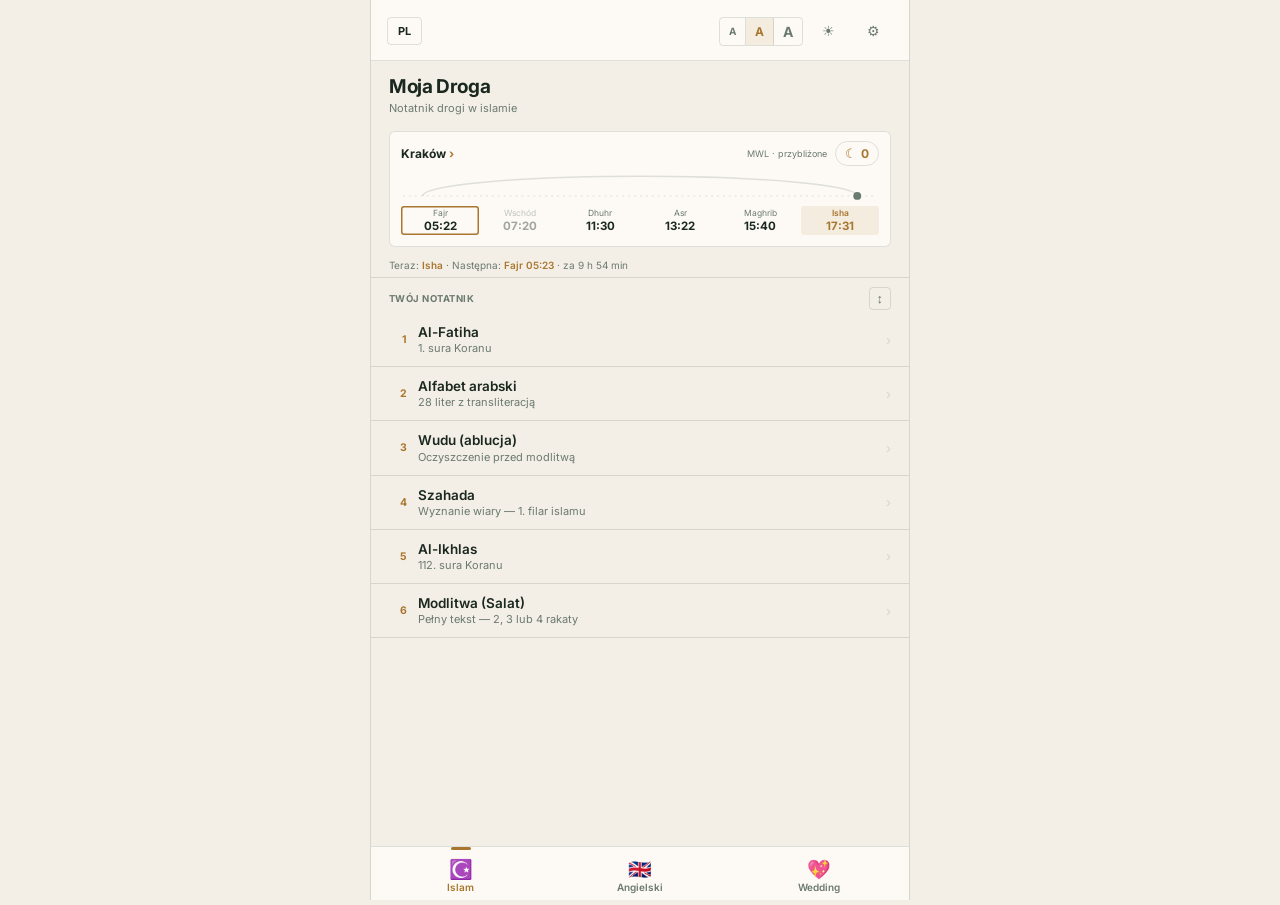
<file: index.html>
<!DOCTYPE html>
<html lang="pl">
<head>
<meta charset="UTF-8">
<meta name="viewport" content="width=device-width, initial-scale=1.0, viewport-fit=cover">
<title>Moja Droga</title>
<meta name="theme-color" content="#F4EFE6">
<meta name="mobile-web-app-capable" content="yes">
<meta name="apple-mobile-web-app-capable" content="yes">
<meta name="apple-mobile-web-app-status-bar-style" content="black-translucent">
<meta name="apple-mobile-web-app-title" content="Moja Droga">
<meta name="description" content="Moja Droga — notatnik drogi w islamie (godziny modlitw, wudu, modlitwa krok po kroku) oraz ścieżka nauki angielskiego B1–B2. Działa offline (PWA).">
<link rel="icon" type="image/png" sizes="192x192" href="icon-192.png">
<link rel="icon" type="image/png" sizes="512x512" href="icon-512.png">
<link rel="manifest" href="manifest.webmanifest">
<link rel="apple-touch-icon" href="icon-192.png">
<link rel="preconnect" href="https://fonts.googleapis.com">
<link rel="preconnect" href="https://fonts.gstatic.com" crossorigin>
<link href="https://fonts.googleapis.com/css2?family=Amiri:wght@400;700&family=Inter:wght@400;500;600&display=swap" rel="stylesheet">
<link rel="stylesheet" href="css/style.css">
</head>
<body>
<noscript><div style="max-width:520px;margin:40px auto;padding:20px;font-family:system-ui,sans-serif;text-align:center;border:1px solid #ccc;border-radius:8px;"><p>Ta aplikacja wymaga włączonego JavaScriptu.</p><p lang="en" dir="ltr">This application requires JavaScript to be enabled.</p></div></noscript>
<div id="offBar" class="off-bar" role="status" aria-live="polite" hidden></div>
<div id="app" data-sect="islam">

<!-- ════════════════════════════
     ISLAM VIEWS
════════════════════════════ -->
<div class="view active" id="vi-home">
  <div class="top-bar">
    <button class="lang-btn" id="iLangBtn" type="button">EN</button>
    <div class="tb-right">
      <div class="pill" id="iSzPill">
        <button class="sz-btn" data-sc="0.85">A</button>
        <button class="sz-btn" data-sc="1">A</button>
        <button class="sz-btn" data-sc="1.2">A</button>
      </div>
      <button class="icon-btn" id="iThemeBtn" aria-label="Motyw / Theme">🌓</button>
      <button class="icon-btn" id="iSettingsBtn" aria-label="Ustawienia / Settings">⚙</button>
    </div>
  </div>
  <div class="home-hdr">
    <h1 class="home-title" id="i-appTitle"></h1>
    <p class="home-sub" id="i-appSub"></p>
  </div>
  <div class="pw">
    <div class="pw-head">
      <button class="pw-city" id="pwCityBtn"></button>
      <div class="pw-right">
        <span class="pw-method" id="pwMethod"></span>
        <button class="streak-ico" id="iStatsBtn" aria-label="Postępy / Progress"><span class="si-moon">☾</span><span id="iStreakNum">0</span></button>
      </div>
    </div>
    <div class="pw-grid" id="pwGrid"></div>
  </div>
  <div class="mini-bar" id="i-mbHome"></div>
  <div class="list-hdr-row">
    <span class="list-hdr-lbl" id="i-listHdr"></span>
    <button class="sort-btn" id="iSortBtn" aria-label="Odwróć kolejność / Reverse order">↕</button>
  </div>
  <div class="entry-list" id="i-entryList"></div>
</div>

<div class="view" id="vi-list">
  <div class="sub-top">
    <button class="back-btn" id="iBackList" aria-label="Wstecz / Back">‹</button>
    <span class="sub-ttl" id="i-listTopTtl"></span>
  </div>
  <div class="mini-bar" id="i-mbList"></div>
  <div class="detail-scroll">
    <h2 class="detail-title" id="i-listTitle"></h2>
    <p class="detail-sub" id="i-listSub"></p>
    <div id="i-listBody"></div>
  </div>
</div>

<div class="view" id="vi-letters">
  <div class="sub-top">
    <button class="back-btn" id="iBackLetters" aria-label="Wstecz / Back">‹</button>
    <span class="sub-ttl" id="i-lettersTopTtl"></span>
  </div>
  <div class="mini-bar" id="i-mbLetters"></div>
  <div class="detail-scroll">
    <h2 class="detail-title" id="i-lettersTitle"></h2>
    <p class="detail-sub" id="i-lettersSub"></p>
    <div id="i-lettersBody"></div>
  </div>
</div>

<div class="view" id="vi-prayer">
  <div class="sub-top">
    <button class="back-btn" id="iBackPrayer" aria-label="Wstecz / Back">‹</button>
    <span class="sub-ttl" id="i-prayerTopTtl"></span>
  </div>
  <div class="pbar"><i id="pbarPrayer"></i></div>
  <div class="mini-bar" id="i-mbPrayer"></div>
  <div class="ptrack" id="ptWrap">
    <div class="pt-step" role="group" aria-label="Modlitwy / Prayers">
      <div class="pt-info">
        <span id="ptToggleLbl">Modlitwy</span>
        <b id="ptCount"></b>
      </div>
      <div class="pt-dots" id="ptDots" aria-hidden="true"></div>
      <div class="pt-actions">
        <button class="pt-step-btn" id="ptDec" type="button" aria-label="Cofnij modlitwę / Undo prayer">−</button>
        <button class="pt-step-btn pt-plus" id="ptInc" type="button" aria-label="Dodaj modlitwę / Add prayer">+</button>
      </div>
    </div>
  </div>
  <div class="prayer-pills">
    <button id="pv2"></button><button id="pv3"></button><button id="pv4"></button>
  </div>
  <div class="pscroll" id="i-prayerScroll"></div>
</div>

<!-- ════════════════════════════
     ENGLISH VIEWS
════════════════════════════ -->
<div class="view" id="ve-home">
  <div class="top-bar">
    <button class="lang-btn" id="eLangBtn" type="button">EN</button>
    <div class="tb-right">
      <div class="pill" id="eSzPill">
        <button class="sz-btn" data-sc="0.85">A</button>
        <button class="sz-btn" data-sc="1">A</button>
        <button class="sz-btn" data-sc="1.2">A</button>
      </div>
      <button class="icon-btn" id="eThemeBtn" aria-label="Motyw / Theme">🌓</button>
      <button class="icon-btn" id="eSettingsBtn" aria-label="Ustawienia / Settings">⚙</button>
    </div>
  </div>
  <div class="home-hdr">
    <h1 class="home-title" id="e-homeTitle">Moja Droga</h1>
    <p class="home-sub" id="e-homeSub"></p>
  </div>
  <div id="e-contWrap"></div>
  <div class="stats-bar">
    <div class="s-cell"><div class="s-val" id="eStB1">—</div><div class="s-lbl" id="eLblB1">—</div></div>
    <div class="s-div"></div>
    <div class="s-cell"><div class="s-val" id="eStB2">—</div><div class="s-lbl" id="eLblB2">—</div></div>
    <div class="s-div"></div>
    <div class="s-cell" id="eCellAll"><div class="s-ring"><svg viewBox="0 0 38 38" aria-hidden="true"><circle class="ring-bg" cx="19" cy="19" r="16"/><circle class="ring-fg" id="eRingFg" cx="19" cy="19" r="16"/></svg><div class="s-val" id="eStAll">—</div></div><div class="s-lbl" id="eLblAll">—</div></div>
  </div>
  <div class="tab-bar">
    <button class="tab-btn on" id="tabB1">B1</button>
    <button class="tab-btn" id="tabB2">B2</button>
  </div>
  <div class="entry-list" id="e-topicList"></div>
</div>

<div class="view" id="ve-topic">
  <div class="sub-top">
    <button class="back-btn" id="eBackTopic" aria-label="Wstecz / Back">‹</button>
    <span class="sub-ttl" id="e-topicTitle"></span>
  </div>
  <div class="entry-list" id="e-itemList"></div>
</div>

<div class="view" id="ve-item">
  <div class="sub-top">
    <button class="back-btn" id="eBackItem" aria-label="Wstecz / Back">‹</button>
    <span class="sub-ttl" id="e-itemTopTtl"></span>
  </div>
  <div class="pbar"><i id="pbarItem"></i></div>
  <div class="id-scroll" id="e-itemScroll"></div>
</div>

<!-- ════════════════════════════
     WEDDING VIEW
════════════════════════════ -->
<div class="view" id="vw-home">
  <div class="top-bar">
    <button class="lang-btn" id="wLangBtn" type="button">EN</button>
    <div class="tb-right">
      <div class="pill" id="wSzPill">
        <button class="sz-btn" data-sc="0.85">A</button>
        <button class="sz-btn" data-sc="1">A</button>
        <button class="sz-btn" data-sc="1.2">A</button>
      </div>
      <button class="icon-btn" id="wThemeBtn" aria-label="Motyw / Theme">🌓</button>
      <button class="icon-btn" id="wSettingsBtn" aria-label="Ustawienia / Settings">⚙</button>
    </div>
  </div>
  <div class="home-hdr wed-hdr">
    <h1 class="home-title" id="w-homeTitle"></h1>
    <p class="home-sub" id="w-homeSub"></p>
  </div>
  <div class="wed-scroll" id="w-scroll"></div>
</div>

<!-- ════════════════════════════
     BOTTOM NAV
════════════════════════════ -->
<nav class="bnav">
  <button class="bnav-btn on" id="bnIslam">
    <span class="bnav-ico">☪️</span>
    <span class="bnav-lbl">Islam</span>
  </button>
  <button class="bnav-btn" id="bnEng">
    <span class="bnav-ico">🇬🇧</span>
    <span class="bnav-lbl" id="bnEngLbl">Angielski</span>
  </button>
  <button class="bnav-btn" id="bnWed">
    <span class="bnav-ico">💖</span>
    <span class="bnav-lbl">Wedding</span>
  </button>
</nav>

</div><!-- #app -->

<!-- City overlay -->
<div class="overlay" id="cityOv" role="dialog" aria-modal="true">
  <div class="overlay-panel">
    <div class="overlay-head">
      <span id="cityOvTitle"></span>
      <button class="icon-btn" id="closeCityBtn" aria-label="Zamknij / Close">✕</button>
    </div>
    <input type="text" class="city-inp" id="cityInp" autocomplete="off" aria-label="Szukaj miasta / Search city">
    <div class="city-list-el" id="cityListEl"></div>
  </div>
</div>

<!-- Settings overlay -->
<div class="overlay" id="setOv" role="dialog" aria-modal="true">
  <div class="overlay-panel">
    <div class="overlay-head">
      <span id="setOvTitle">Ustawienia</span>
      <button class="icon-btn" id="closeSetBtn" aria-label="Zamknij / Close">✕</button>
    </div>
    <div class="set-sec"><span id="setAppH">Aplikacja</span></div>
    <div class="set-row">
      <span class="set-lbl" id="wakeLbl">Nie gaś ekranu w widoku modlitwy</span>
      <button class="set-btn" id="wakeBtn"></button>
    </div>
    <div class="set-row" id="shareRow" style="display:none">
      <span class="set-lbl" id="shareLbl">Udostępnij postęp</span>
      <button class="set-btn" id="shareBtn"></button>
    </div>
    <div class="set-sec"><span id="setDataH">Dane i kopie</span></div>
    <div class="set-row">
      <span class="set-lbl" id="setDataLbl">Twoje dane</span>
      <button class="set-btn" id="exportBtn"></button>
      <button class="set-btn" id="importBtn"></button>
      <input type="file" id="importFile" accept="application/json,.json" style="display:none">
    </div>
    <div class="set-note" id="backupNote"></div>
    <div class="set-note" id="setNote"></div>
    <div class="set-sec"><span id="setInfoH">Informacje</span></div>
    <div class="set-row" id="updateRow">
      <span class="set-lbl" id="updateLbl">Aktualizacja aplikacji</span>
      <button class="set-btn" id="updateBtn">Wymuś aktualizację</button>
      <div class="set-note" id="updateNote">Użyj, jeśli aplikacja wygląda na starszą wersję. Czyści pamięć podręczną i pobiera najnowszą wersję.</div>
    </div>
    <div class="set-row" id="installRow" style="display:none;margin-top:0">
      <span class="set-lbl" id="installLbl"></span>
      <button class="set-btn" id="installBtn"></button>
    </div>
    <div class="set-row">
      <span class="set-lbl" id="aboutLbl">O aplikacji</span>
      <div class="set-note" id="aboutNote"></div>
    </div>
    <div class="set-row">
      <span class="set-lbl" id="dangerLbl">Strefa ryzyka</span>
      <button class="set-btn set-danger" id="resetBtn"></button>
    </div>
  </div>
</div>

<!-- Profile overlay -->
<div class="overlay" id="profOv" role="dialog" aria-modal="true">
  <div class="overlay-panel">
    <div class="overlay-head">
      <span id="profTitle"></span>
      <button class="icon-btn" id="closeProfBtn" aria-label="Zamknij / Close">✕</button>
    </div>
    <div class="prof-body" id="profBody"></div>
  </div>
</div>

<script src="js/state.js"></script>
<script src="js/islam-data.js"></script>
<script src="js/islam.js"></script>
<script src="js/eng-data.js"></script>
<script src="js/eng.js"></script>
<script src="js/wedding.js"></script>
<script src="js/progress.js"></script>
<script src="js/features.js"></script>
<script src="js/app.js"></script>
</body>
</html>
</file>
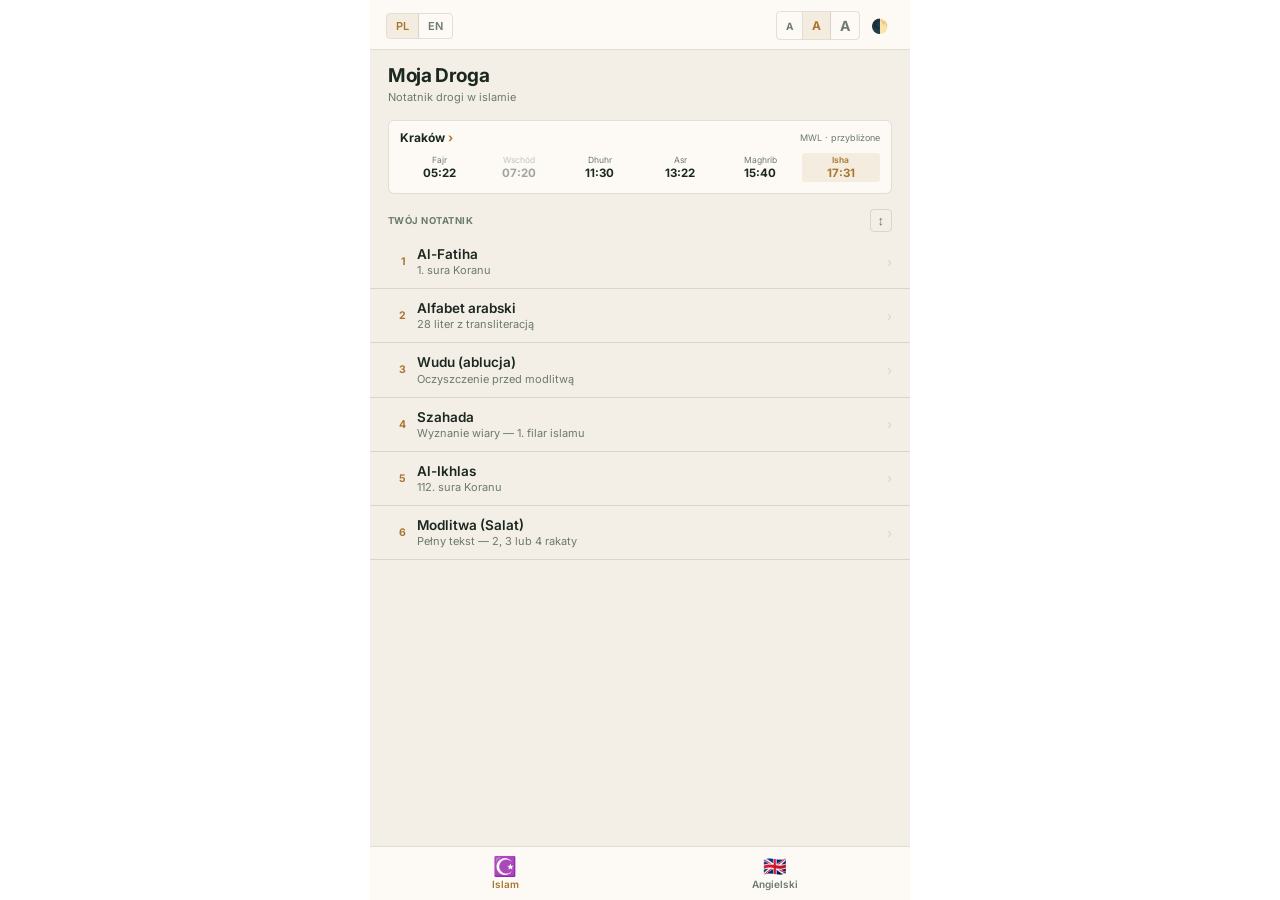
<file: moja-droga-v2.html>
<!DOCTYPE html>
<html lang="pl">
<head>
<meta charset="UTF-8">
<meta name="viewport" content="width=device-width, initial-scale=1.0, maximum-scale=1.0, user-scalable=no, viewport-fit=cover">
<title>Moja Droga</title>
<link rel="preconnect" href="https://fonts.googleapis.com">
<link rel="preconnect" href="https://fonts.gstatic.com" crossorigin>
<link href="https://fonts.googleapis.com/css2?family=Amiri:wght@400;700&family=Inter:wght@400;500;600&display=swap" rel="stylesheet">
<style>
/* ── SECTION-SPECIFIC PALETTE (light) ── */
#app[data-sect="islam"]{--bg:#F4EFE6;--bg-panel:#FDFAF5;--accent:#A9762F;--accent-soft:rgba(169,118,47,0.11);}
#app[data-sect="eng"]  {--bg:#F5F8FD;--bg-panel:#FFFFFF;--accent:#3A6FC2;--accent-soft:rgba(58,111,194,0.11);--b2:#6B4AC2;--b2-soft:rgba(107,74,194,0.11);}
/* ── SHARED LIGHT ── */
:root{--text:#1A2820;--text-muted:#6B7A6F;--border:rgba(26,40,32,0.13);--scale:1;
  padding-top:env(safe-area-inset-top,0px);padding-bottom:env(safe-area-inset-bottom,0px);}
html{scroll-padding-top:env(safe-area-inset-top,0px);}
/* ── DARK SHARED ── */
[data-theme="dark"]{--text:#EAE4D6;--text-muted:#8A9E94;--border:rgba(234,228,214,0.11);}
/* ── DARK SECTION ── */
[data-theme="dark"] #app[data-sect="islam"]{--bg:#0E1C18;--bg-panel:#142018;--accent:#C79A46;--accent-soft:rgba(199,154,70,0.14);}
[data-theme="dark"] #app[data-sect="eng"]  {--bg:#0D1117;--bg-panel:#161B22;--accent:#6B9ED4;--accent-soft:rgba(107,158,212,0.16);--b2:#9F82D8;--b2-soft:rgba(159,130,216,0.16);}
/* ── RESET ── */
*{box-sizing:border-box;-webkit-tap-highlight-color:transparent;}
html,body{margin:0;padding:0;height:100%;background:var(--bg);color:var(--text);font-family:'Inter',system-ui,sans-serif;overscroll-behavior:none;}
#app{display:flex;flex-direction:column;height:100%;max-width:540px;margin:0 auto;background:var(--bg);}
.view{display:none;flex:1;min-height:0;flex-direction:column;}.view.active{display:flex;}
/* ── TOP BAR ── */
.top-bar{display:flex;align-items:center;justify-content:space-between;padding:11px 16px 9px;gap:8px;border-bottom:1px solid var(--border);background:var(--bg-panel);flex-shrink:0;}
.tb-title{font-size:calc(13px * var(--scale));font-weight:700;}
.tb-right{display:flex;align-items:center;gap:5px;}
.pill{display:flex;border:1px solid var(--border);border-radius:4px;overflow:hidden;}
.pill button{background:none;border:none;border-right:1px solid var(--border);padding:5px 9px;cursor:pointer;color:var(--text-muted);font-family:'Inter',sans-serif;font-weight:600;font-size:11px;}
.pill button:last-child{border-right:none;}
.pill button.on{background:var(--accent-soft);color:var(--accent);}
.sz-btn{font-weight:700!important;}
.icon-btn{background:none;border:none;color:var(--text-muted);font-size:14px;padding:5px 6px;cursor:pointer;line-height:1;}
.icon-btn:active{color:var(--accent);}
/* ── HOME HEADER ── */
.home-hdr{padding:14px 18px 6px;flex-shrink:0;}
.home-title{font-size:calc(19px * var(--scale));font-weight:700;margin:0;letter-spacing:-0.02em;}
.home-sub{font-size:calc(11px * var(--scale));color:var(--text-muted);margin:3px 0 0;}
/* ── PRAYER WIDGET ── */
.pw{margin:10px 18px 6px;padding:9px 11px 11px;background:var(--bg-panel);border:1px solid var(--border);border-radius:6px;flex-shrink:0;}
.pw-head{display:flex;align-items:center;justify-content:space-between;margin-bottom:8px;}
.pw-city{background:none;border:none;padding:0;cursor:pointer;color:var(--text);font-family:'Inter',sans-serif;font-size:calc(12px * var(--scale));font-weight:700;}
.pw-city::after{content:' ›';color:var(--accent);}
.pw-method{font-size:calc(9px * var(--scale));color:var(--text-muted);}
.pw-grid{display:grid;grid-template-columns:repeat(6,1fr);gap:2px;}
.pw-cell{text-align:center;padding:3px 1px;border-radius:3px;}.pw-cell.on{background:var(--accent-soft);}.pw-cell.dim{opacity:0.4;}
.pw-l{font-size:calc(8.5px * var(--scale));color:var(--text-muted);line-height:1;}.pw-cell.on .pw-l{color:var(--accent);font-weight:600;}
.pw-v{font-size:calc(11.5px * var(--scale));font-weight:700;margin-top:3px;line-height:1;}.pw-cell.on .pw-v{color:var(--accent);}
/* ── LIST HEADER ── */
.list-hdr-row{display:flex;align-items:center;justify-content:space-between;padding:9px 18px 3px;flex-shrink:0;}
.list-hdr-lbl{font-size:calc(9.5px * var(--scale));font-weight:700;color:var(--text-muted);text-transform:uppercase;letter-spacing:0.05em;}
.sort-btn{background:none;border:1px solid var(--border);border-radius:4px;color:var(--text-muted);font-size:13px;padding:3px 7px;cursor:pointer;}
/* ── ENTRY LIST ── */
.entry-list{flex:1;overflow-y:auto;-webkit-overflow-scrolling:touch;}
.entry-row{display:flex;align-items:center;padding:11px 18px;border-bottom:1px solid var(--border);gap:11px;cursor:pointer;}
.entry-row:active{background:var(--accent-soft);}
.e-num{font-size:calc(10.5px * var(--scale));color:var(--accent);font-weight:700;min-width:18px;text-align:right;flex-shrink:0;}
.e-ico{font-size:17px;width:22px;text-align:center;flex-shrink:0;}
.e-body{flex:1;min-width:0;}
.e-title{font-size:calc(13.5px * var(--scale));font-weight:600;line-height:1.2;}
.e-sub{font-size:calc(11px * var(--scale));color:var(--text-muted);margin-top:1px;}
.e-right{display:flex;flex-direction:column;align-items:flex-end;gap:3px;flex-shrink:0;}
.e-pct{font-size:calc(9.5px * var(--scale));color:var(--text-muted);}
.prog-bar{width:36px;height:3px;background:var(--border);border-radius:2px;overflow:hidden;}
.prog-fill{height:100%;background:var(--accent);transition:width 0.2s;}
.e-arr{color:var(--border);font-size:13px;}
/* ── SUB-TOP ── */
.sub-top{display:flex;align-items:center;gap:8px;padding:11px 16px 9px;border-bottom:1px solid var(--border);background:var(--bg-panel);flex-shrink:0;}
.sub-ttl{flex:1;font-size:calc(13.5px * var(--scale));font-weight:600;}
.back-btn{font-size:18px;color:var(--text-muted);background:none;border:none;padding:4px 6px;cursor:pointer;line-height:1;}
.back-btn:active{color:var(--accent);}
/* ── MINI BAR ── */
.mini-bar{font-size:calc(10px * var(--scale));color:var(--text-muted);padding:5px 18px;border-bottom:1px solid var(--border);line-height:1.4;flex-shrink:0;}
.mini-bar b{color:var(--accent);font-weight:600;}
/* ── DETAIL SCROLL ── */
.detail-scroll{flex:1;overflow-y:auto;padding:4px 18px 24px;-webkit-overflow-scrolling:touch;}
.detail-title{font-size:calc(15px * var(--scale));font-weight:700;margin:10px 0 1px;}
.detail-sub{font-size:calc(10.5px * var(--scale));color:var(--text-muted);margin:0 0 10px;padding-bottom:10px;border-bottom:1px solid var(--border);}
.line-item{padding:7px 0;border-bottom:1px solid var(--border);font-size:calc(13.5px * var(--scale));line-height:1.5;}
.line-item:last-child{border-bottom:none;}
.li-num{color:var(--accent);font-size:calc(10px * var(--scale));margin-right:5px;opacity:0.75;}
.li-hdr{font-weight:700;color:var(--accent);font-size:calc(10px * var(--scale));text-transform:uppercase;letter-spacing:0.04em;}
.li-meaning{color:var(--text-muted);font-size:calc(11.5px * var(--scale));margin-left:16px;}
/* ── ARABIC LETTERS ── */
.letter-row{display:flex;align-items:center;gap:12px;padding:8px 0;border-bottom:1px solid var(--border);}
.letter-row:last-child{border-bottom:none;}
.letter-ar{font-family:'Amiri',serif;font-size:calc(21px * var(--scale));width:32px;text-align:center;flex-shrink:0;color:var(--accent);}
.letter-lat{font-size:calc(13px * var(--scale));}
/* ── PRAYER ── */
.prayer-pills{display:flex;gap:6px;padding:7px 18px 5px;flex-shrink:0;}
.prayer-pills button{flex:1;border:1px solid var(--border);background:none;color:var(--text-muted);font-family:'Inter',sans-serif;font-size:calc(10.5px * var(--scale));padding:5px 6px;border-radius:4px;cursor:pointer;}
.prayer-pills button.on{border-color:var(--accent);color:var(--accent);background:var(--accent-soft);}
.pscroll{flex:1;overflow-y:auto;padding:4px 18px 24px;-webkit-overflow-scrolling:touch;}
.sec-block{margin-bottom:4px;}.sec-block.hl{border-left:2px solid var(--accent);padding-left:10px;}
.sec-head{font-size:calc(9px * var(--scale));font-weight:700;color:var(--accent);text-transform:uppercase;letter-spacing:0.05em;padding-top:7px;margin:0;}
.sec-block .line-item{font-size:calc(13px * var(--scale));padding:4px 0;}
/* ── ENGLISH — STATS BAR ── */
.stats-bar{margin:10px 18px 2px;padding:9px 10px;background:var(--bg-panel);border:1px solid var(--border);border-radius:6px;display:flex;align-items:center;flex-shrink:0;}
.s-cell{flex:1;text-align:center;}
.s-val{font-size:calc(14px * var(--scale));font-weight:700;line-height:1;color:var(--accent);}
.s-lbl{font-size:calc(9px * var(--scale));color:var(--text-muted);margin-top:2px;}
.s-div{width:1px;height:26px;background:var(--border);flex-shrink:0;}
/* ── ENGLISH — B1/B2 TAB BAR ── */
.tab-bar{display:flex;padding:8px 18px;border-bottom:1px solid var(--border);flex-shrink:0;gap:8px;}
.tab-btn{flex:1;border:1px solid var(--border);background:none;cursor:pointer;font-family:'Inter',sans-serif;font-weight:700;font-size:calc(12.5px * var(--scale));color:var(--text-muted);padding:7px 12px;border-radius:5px;transition:all 0.15s;}
.tab-btn.on{background:var(--accent-soft);color:var(--accent);border-color:var(--accent);}
/* ── ENGLISH — SECTION HEADER ── */
.topic-sec-hdr{font-size:calc(9px * var(--scale));font-weight:700;text-transform:uppercase;letter-spacing:0.05em;color:var(--text-muted);padding:10px 18px 2px;}
/* ── ENGLISH — ITEM ROWS ── */
.item-row{display:flex;align-items:flex-start;padding:10px 18px;border-bottom:1px solid var(--border);gap:10px;cursor:pointer;user-select:none;}
.item-row:active{opacity:0.7;}
.i-chk{flex-shrink:0;width:18px;height:18px;border:1.5px solid var(--border);border-radius:3px;margin-top:1px;display:flex;align-items:center;justify-content:center;font-size:10px;font-weight:700;color:transparent;transition:all 0.12s;}
.i-chk.done{background:var(--accent);border-color:var(--accent);color:#fff;}
.i-body{flex:1;min-width:0;}
.i-ttl{font-size:calc(13px * var(--scale));font-weight:600;line-height:1.3;}
.i-desc{font-size:calc(11.5px * var(--scale));color:var(--text-muted);margin-top:2px;line-height:1.45;}
.i-arr{color:var(--border);font-size:12px;flex-shrink:0;margin-top:2px;}
/* ── ENGLISH — ITEM DETAIL ── */
.id-scroll{flex:1;overflow-y:auto;padding:0 18px 30px;-webkit-overflow-scrolling:touch;}
.id-title{font-size:calc(17px * var(--scale));font-weight:700;margin:14px 0 6px;}
.id-desc{font-size:calc(13px * var(--scale));line-height:1.65;padding-bottom:14px;border-bottom:1px solid var(--border);}
.id-shdr{font-size:calc(9px * var(--scale));font-weight:700;text-transform:uppercase;letter-spacing:0.05em;color:var(--text-muted);margin:14px 0 8px;}
.id-ex{font-size:calc(13px * var(--scale));line-height:1.5;padding:7px 0 7px 12px;border-left:2px solid var(--accent-soft);margin-bottom:7px;}
.id-ex strong{font-weight:600;}
.id-ex em{color:var(--text-muted);font-size:calc(11.5px * var(--scale));font-style:normal;}
.id-tip{background:var(--accent-soft);border-radius:6px;padding:10px 13px;margin-top:14px;font-size:calc(12px * var(--scale));line-height:1.55;color:var(--text);}
.id-tip-hdr{font-size:calc(9px * var(--scale));font-weight:700;text-transform:uppercase;letter-spacing:0.05em;color:var(--accent);margin-bottom:4px;}
.id-done-row{display:flex;align-items:center;gap:10px;padding:16px 0 4px;border-top:1px solid var(--border);margin-top:14px;cursor:pointer;user-select:none;}
.id-done-lbl{font-size:calc(13px * var(--scale));font-weight:600;}
/* ── BOTTOM NAV ── */
.bnav{display:flex;flex-shrink:0;background:var(--bg-panel);border-top:1px solid var(--border);height:calc(54px + env(safe-area-inset-bottom,0px));padding-bottom:env(safe-area-inset-bottom,0px);}
.bnav-btn{flex:1;background:none;border:none;cursor:pointer;display:flex;flex-direction:column;align-items:center;justify-content:center;gap:2px;color:var(--text-muted);font-family:'Inter',sans-serif;padding:6px 0;transition:color 0.15s;}
.bnav-btn.on{color:var(--accent);}
.bnav-ico{font-size:19px;line-height:1;}
.bnav-lbl{font-size:calc(10px * var(--scale));font-weight:600;}
/* ── CITY OVERLAY ── */
.overlay{position:fixed;inset:0;background:rgba(0,0,0,0.4);display:none;z-index:20;}
.overlay.open{display:block;}
.overlay-panel{position:absolute;right:0;top:0;bottom:0;width:min(88vw,340px);background:var(--bg-panel);border-left:1px solid var(--border);display:flex;flex-direction:column;transform:translateX(100%);transition:transform 0.2s ease;}
.overlay.open .overlay-panel{transform:translateX(0);}
.overlay-head{padding:13px 16px 9px;font-weight:700;font-size:calc(13px * var(--scale));border-bottom:1px solid var(--border);display:flex;justify-content:space-between;align-items:center;flex-shrink:0;}
.city-inp{background:none;border:1px solid var(--border);border-radius:4px;padding:7px 10px;font-family:'Inter',sans-serif;font-size:13px;color:var(--text);margin:8px 16px 0;width:calc(100% - 32px);}
.city-list-el{overflow-y:auto;flex:1;padding:4px 0;}
.city-btn{width:100%;text-align:left;background:none;border:none;padding:9px 16px;font-family:'Inter',sans-serif;font-size:13px;color:var(--text);cursor:pointer;border-left:2px solid transparent;}
.city-btn:active,.city-btn.on{color:var(--accent);border-left-color:var(--accent);background:var(--accent-soft);}
</style>
</head>
<body>
<div id="app" data-sect="islam">

<!-- ════════════════════════════
     ISLAM VIEWS
════════════════════════════ -->
<div class="view active" id="vi-home">
  <div class="top-bar">
    <div class="pill" id="iLangPill">
      <button data-lang="pl">PL</button><button data-lang="en">EN</button>
    </div>
    <div class="tb-right">
      <div class="pill" id="iSzPill">
        <button class="sz-btn" data-sc="0.85">A</button>
        <button class="sz-btn" data-sc="1">A</button>
        <button class="sz-btn" data-sc="1.2">A</button>
      </div>
      <button class="icon-btn" id="iThemeBtn">🌓</button>
    </div>
  </div>
  <div class="home-hdr">
    <h1 class="home-title" id="i-appTitle"></h1>
    <p class="home-sub" id="i-appSub"></p>
  </div>
  <div class="pw">
    <div class="pw-head">
      <button class="pw-city" id="pwCityBtn"></button>
      <span class="pw-method" id="pwMethod"></span>
    </div>
    <div class="pw-grid" id="pwGrid"></div>
  </div>
  <div class="list-hdr-row">
    <span class="list-hdr-lbl" id="i-listHdr"></span>
    <button class="sort-btn" id="iSortBtn">↕</button>
  </div>
  <div class="entry-list" id="i-entryList"></div>
</div>

<div class="view" id="vi-list">
  <div class="sub-top">
    <button class="back-btn" id="iBackList">‹</button>
    <span class="sub-ttl" id="i-listTopTtl"></span>
  </div>
  <div class="mini-bar" id="i-mbList"></div>
  <div class="detail-scroll">
    <h2 class="detail-title" id="i-listTitle"></h2>
    <p class="detail-sub" id="i-listSub"></p>
    <div id="i-listBody"></div>
  </div>
</div>

<div class="view" id="vi-letters">
  <div class="sub-top">
    <button class="back-btn" id="iBackLetters">‹</button>
    <span class="sub-ttl" id="i-lettersTopTtl"></span>
  </div>
  <div class="mini-bar" id="i-mbLetters"></div>
  <div class="detail-scroll">
    <h2 class="detail-title" id="i-lettersTitle"></h2>
    <p class="detail-sub" id="i-lettersSub"></p>
    <div id="i-lettersBody"></div>
  </div>
</div>

<div class="view" id="vi-prayer">
  <div class="sub-top">
    <button class="back-btn" id="iBackPrayer">‹</button>
    <span class="sub-ttl" id="i-prayerTopTtl"></span>
  </div>
  <div class="mini-bar" id="i-mbPrayer"></div>
  <div class="prayer-pills">
    <button id="pv2"></button><button id="pv3"></button><button id="pv4"></button>
  </div>
  <div class="pscroll" id="i-prayerScroll"></div>
</div>

<!-- ════════════════════════════
     ENGLISH VIEWS
════════════════════════════ -->
<div class="view" id="ve-home">
  <div class="top-bar">
    <span class="tb-title">🇬🇧 Angielski</span>
    <div class="tb-right">
      <div class="pill" id="eLangPill">
        <button data-lang="pl">PL</button><button data-lang="en">EN</button>
      </div>
      <div class="pill" id="eSzPill">
        <button class="sz-btn" data-sc="0.85">A</button>
        <button class="sz-btn" data-sc="1">A</button>
        <button class="sz-btn" data-sc="1.2">A</button>
      </div>
      <button class="icon-btn" id="eThemeBtn">🌓</button>
    </div>
  </div>
  <div class="home-hdr">
    <h1 class="home-title">Moja Droga</h1>
    <p class="home-sub" id="e-homeSub"></p>
  </div>
  <div class="stats-bar">
    <div class="s-cell"><div class="s-val" id="eStB1">—</div><div class="s-lbl" id="eLblB1">—</div></div>
    <div class="s-div"></div>
    <div class="s-cell"><div class="s-val" id="eStB2">—</div><div class="s-lbl" id="eLblB2">—</div></div>
    <div class="s-div"></div>
    <div class="s-cell"><div class="s-val" id="eStAll">—</div><div class="s-lbl" id="eLblAll">—</div></div>
  </div>
  <div class="tab-bar">
    <button class="tab-btn on" id="tabB1">B1</button>
    <button class="tab-btn" id="tabB2">B2</button>
  </div>
  <div class="entry-list" id="e-topicList"></div>
</div>

<div class="view" id="ve-topic">
  <div class="sub-top">
    <button class="back-btn" id="eBackTopic">‹</button>
    <span class="sub-ttl" id="e-topicTitle"></span>
  </div>
  <div class="entry-list" id="e-itemList"></div>
</div>

<div class="view" id="ve-item">
  <div class="sub-top">
    <button class="back-btn" id="eBackItem">‹</button>
    <span class="sub-ttl" id="e-itemTopTtl"></span>
  </div>
  <div class="id-scroll" id="e-itemScroll"></div>
</div>

<!-- ════════════════════════════
     BOTTOM NAV
════════════════════════════ -->
<nav class="bnav">
  <button class="bnav-btn on" id="bnIslam">
    <span class="bnav-ico">☪️</span>
    <span class="bnav-lbl">Islam</span>
  </button>
  <button class="bnav-btn" id="bnEng">
    <span class="bnav-ico">🇬🇧</span>
    <span class="bnav-lbl" id="bnEngLbl">Angielski</span>
  </button>
</nav>

</div><!-- #app -->

<!-- City overlay -->
<div class="overlay" id="cityOv">
  <div class="overlay-panel">
    <div class="overlay-head">
      <span id="cityOvTitle"></span>
      <button class="icon-btn" id="closeCityBtn">✕</button>
    </div>
    <input type="text" class="city-inp" id="cityInp" autocomplete="off">
    <div class="city-list-el" id="cityListEl"></div>
  </div>
</div>

<script>
(function(){
'use strict';

/* ══════════════════════════════
   STATE
══════════════════════════════ */
var ST={sect:'islam',lang:'pl',theme:'light',scale:'1',cityId:'krakow',sortReversed:false,engLevel:'b1',pvVer:'2',done:{}};
try{var _s=localStorage.getItem('mdv3');if(_s)Object.assign(ST,JSON.parse(_s));}catch(e){}
function save(){try{localStorage.setItem('mdv3',JSON.stringify(ST));}catch(e){}}

var APP=document.getElementById('app');

function applyTheme(){document.documentElement.setAttribute('data-theme',ST.theme);}
applyTheme();

function applyScale(){
  document.documentElement.style.setProperty('--scale',ST.scale);
  document.querySelectorAll('.sz-btn').forEach(function(b){
    b.classList.toggle('on',b.dataset.sc===ST.scale);
    b.style.fontSize=b.dataset.sc==='0.85'?'10px':b.dataset.sc==='1'?'12px':'14px';
  });
}
applyScale();

function applySect(){
  APP.setAttribute('data-sect',ST.sect);
  document.getElementById('bnIslam').classList.toggle('on',ST.sect==='islam');
  document.getElementById('bnEng').classList.toggle('on',ST.sect==='eng');
}
applySect();

var VIEWS=['vi-home','vi-list','vi-letters','vi-prayer','ve-home','ve-topic','ve-item'];
function showV(id){VIEWS.forEach(function(v){document.getElementById(v).classList.toggle('active',v===id);});}

/* ══════════════════════════════
   ISLAM — TRANSLATIONS
══════════════════════════════ */
var IS={
  pl:{appTitle:'Moja Droga',appSub:'Notatnik drogi w islamie',pv2:'2 rakaty',pv3:'3 rakaty',pv4:'4 rakaty',pwMethod:'MWL · przybliżone',changeCity:'Zmień miasto',searchCity:'Szukaj…',now:'Teraz',next:'Następna',between:'między modlitwami',listHeader:'Twój notatnik'},
  en:{appTitle:'My Path',appSub:'Notebook of my journey in Islam',pv2:"2 rak'ahs",pv3:"3 rak'ahs",pv4:"4 rak'ahs",pwMethod:'MWL · approximate',changeCity:'Change city',searchCity:'Search…',now:'Now',next:'Next',between:'between prayers',listHeader:'Your notebook'}
};
var PL_N={fajr:{pl:'Fajr',en:'Fajr'},sunrise:{pl:'Wschód',en:'Sunrise'},dhuhr:{pl:'Dhuhr',en:'Dhuhr'},asr:{pl:'Asr',en:'Asr'},maghrib:{pl:'Maghrib',en:'Maghrib'},isha:{pl:'Isha',en:'Isha'}};
function it(k){return IS[ST.lang][k]||k;}
function rl(item){
  if(typeof item==='string')return item;
  if(item&&item.phrase!==undefined)return item.phrase+' '+item.note[ST.lang];
  if(item&&item.pl!==undefined)return item[ST.lang];
  return '';
}

/* ── ISLAM DATA ── */
var fatiha=['Bismillah ir-Rahman ir-Rahim','Alhamdu lillahi Rabbil-\'alamin','Ar-Rahman ir-Rahim','Maliki yawmid-din','Iyyaka na\'budu wa iyyaka nasta\'in','Ihdinas-siratal-mustaqim','Siratal-ladhina an\'amta \'alayhim','Ghayril-maghdubi \'alayhim wa lad-dallin','Amin'];
var ikhlas=['Qul huwa Allahu ahad','Allahu-s-Samad','Lam yalid wa lam yulad','Wa lam yakun lahu kufuwan ahad'];
var wudu=[{pl:'Niyyah (intencja w sercu):',en:'Niyyah (intention in the heart):'},{pl:'Bismillah',en:'Bismillah'},{pl:'Mycie rąk 3x (do nadgarstka)',en:'Wash hands 3x (to wrist)'},{pl:'Płukanie ust 3x',en:'Rinse mouth 3x'},{pl:'Płukanie nosa 3x',en:'Rinse nose 3x'},{pl:'Mycie twarzy 3x',en:'Wash face 3x'},{pl:'Mycie prawego przedramienia 3x, potem lewego',en:'Wash right forearm 3x, then left'},{pl:'Przetarcie głowy (masah) — raz',en:'Wipe head (masah) — once'},{pl:'Przetarcie uszu — raz',en:'Wipe ears — once'},{pl:'Mycie prawej stopy 3x, potem lewej',en:'Wash right foot 3x, then left'},'Ash-hadu al la ilaha illallah, wa ash-hadu anna Muhammadan \'abduhu wa rasuluh'];
var shahada=['Ash-hadu al la ilaha illallah','Wa ash-hadu anna Muhammadan rasulullah',{pl:'Znaczenie: Zaświadczam, że nie ma bóstwa oprócz Allaha, i że Muhammad jest Jego wysłannikiem.',en:'Meaning: I bear witness that there is no god but Allah, and that Muhammad is His messenger.'}];
var arLetters=[{ar:'ا',l:{pl:'Alif',en:'Alif'}},{ar:'ب',l:{pl:'Ba',en:'Ba'}},{ar:'ت',l:{pl:'Ta',en:'Ta'}},{ar:'ث',l:{pl:'Tha',en:'Tha'}},{ar:'ج',l:{pl:'Dżim',en:'Jim'}},{ar:'ح',l:{pl:'Ha (twarde)',en:'Ha (heavy)'}},{ar:'خ',l:{pl:'Cha',en:'Kha'}},{ar:'د',l:{pl:'Dal',en:'Dal'}},{ar:'ذ',l:{pl:'Dzal',en:'Dhal'}},{ar:'ر',l:{pl:'Ra',en:'Ra'}},{ar:'ز',l:{pl:'Zaj',en:'Zay'}},{ar:'س',l:{pl:'Sin',en:'Sin'}},{ar:'ش',l:{pl:'Szin',en:'Shin'}},{ar:'ص',l:{pl:'Sad',en:'Sad'}},{ar:'ض',l:{pl:'Dad',en:'Dad'}},{ar:'ط',l:{pl:'Ta (twarde)',en:'Ta (heavy)'}},{ar:'ظ',l:{pl:'Za (twarde)',en:'Za (heavy)'}},{ar:'ع',l:{pl:'Ajn',en:"'Ayn"}},{ar:'غ',l:{pl:'Ghajn',en:'Ghayn'}},{ar:'ف',l:{pl:'Fa',en:'Fa'}},{ar:'ق',l:{pl:'Qaf',en:'Qaf'}},{ar:'ك',l:{pl:'Kaf',en:'Kaf'}},{ar:'ل',l:{pl:'Lam',en:'Lam'}},{ar:'م',l:{pl:'Mim',en:'Mim'}},{ar:'ن',l:{pl:'Nun',en:'Nun'}},{ar:'ه',l:{pl:'Ha (lekkie)',en:'Ha (light)'}},{ar:'و',l:{pl:'Waw',en:'Waw'}},{ar:'ي',l:{pl:'Ja',en:'Ya'}}];
var istiftah=['Subhanaka Allahumma wa bihamdika','Wa tabarakasmuka wa ta\'ala jadduka','Wa la ilaha ghayruk'];
var tahijjat=['At-tahiyyatu lillahi was-salawatu wat-tayyibatu','Assalamu \'alayka ayyuhan-Nabiyyu wa rahmatullahi wa barakatuh','Assalamu \'alayna wa \'ala \'ibadillahis-salihin','Ash-hadu al la ilaha illallah wa ash-hadu anna Muhammadan \'abduhu wa rasuluh'];
var salawat=['Allahumma salli \'ala Muhammad wa \'ala aali Muhammad','Kama sallayta \'ala Ibrahima wa \'ala aali Ibrahim','Innaka Hamidun Majid','Allahumma barik \'ala Muhammad wa \'ala aali Muhammad','Kama barakta \'ala Ibrahima wa \'ala aali Ibrahim','Innaka Hamidun Majid'];
var taslim=[{phrase:'Assalamu \'alaykum wa rahmatullah',note:{pl:'(w prawo)',en:'(right)'}},{phrase:'Assalamu \'alaykum wa rahmatullah',note:{pl:'(w lewo)',en:'(left)'}}];
function psec(lp,le,lines,hl){return{lp:lp,le:le,lines:lines,hl:!!hl};}
function pcycle(n,addSura){var s=[];s.push(psec('Rakat '+n+' — Al-Fatiha','Rak\'ah '+n+' — Al-Fatiha',fatiha));if(addSura)s.push(psec('Rakat '+n+' — sura','Rak\'ah '+n+' — surah',[{pl:'(dowolna krótka sura)',en:'(any short surah)'}]));s.push(psec('Rakat '+n+' — ruku','Rak\'ah '+n+' — ruku',['Allahu Akbar','Subhana Rabbiyal-\'Azim (x3)']));s.push(psec('Rakat '+n+' — powrót','Rak\'ah '+n+' — rising',['Sami\' Allahu liman hamidah','Rabbana wa lakal-hamd']));s.push(psec('Rakat '+n+' — sudżud 1','Rak\'ah '+n+' — sujud 1',['Allahu Akbar','Subhana Rabbiyal-A\'la (x3)']));s.push(psec('Rakat '+n+' — siad','Rak\'ah '+n+' — sitting',['Allahu Akbar','Rabbighfir li (x2)']));s.push(psec('Rakat '+n+' — sudżud 2','Rak\'ah '+n+' — sujud 2',['Allahu Akbar','Subhana Rabbiyal-A\'la (x3)']));return s;}
function openBlock(){var s=[];s.push(psec('Takbiratul ihram','Takbiratul ihram',['Allahu Akbar']));s.push(psec('Dua otwierające (opcjonalnie)','Opening dua (optional)',istiftah));return s;}
function pb2(){var s=openBlock();s=s.concat(pcycle(1,true));s.push(psec('Wstanie — rakat 2','Rising — rak\'ah 2',['Allahu Akbar']));s=s.concat(pcycle(2,true));s.push(psec('Siad końcowy — tashahhud','Final sitting — tashahhud',tahijjat,true));s.push(psec('Siad końcowy — salawat','Final sitting — salawat',salawat,true));s.push(psec('Taslim','Taslim',taslim));return s;}
function pb3(){var s=openBlock();s=s.concat(pcycle(1,true));s.push(psec('Wstanie — rakat 2','Rising — rak\'ah 2',['Allahu Akbar']));s=s.concat(pcycle(2,true));s.push(psec('Siad pośredni — tashahhud','Middle sitting — tashahhud',tahijjat,true));s.push(psec('Wstanie — rakat 3','Rising — rak\'ah 3',['Allahu Akbar']));s=s.concat(pcycle(3,false));s.push(psec('Siad końcowy — tashahhud','Final sitting — tashahhud',tahijjat,true));s.push(psec('Siad końcowy — salawat','Final sitting — salawat',salawat,true));s.push(psec('Taslim','Taslim',taslim));return s;}
function pb4(){var s=openBlock();s=s.concat(pcycle(1,true));s.push(psec('Wstanie — rakat 2','Rising — rak\'ah 2',['Allahu Akbar']));s=s.concat(pcycle(2,true));s.push(psec('Siad pośredni — tashahhud','Middle sitting — tashahhud',tahijjat,true));s.push(psec('Wstanie — rakat 3','Rising — rak\'ah 3',['Allahu Akbar']));s=s.concat(pcycle(3,false));s.push(psec('Wstanie — rakat 4','Rising — rak\'ah 4',['Allahu Akbar']));s=s.concat(pcycle(4,false));s.push(psec('Siad końcowy — tashahhud','Final sitting — tashahhud',tahijjat,true));s.push(psec('Siad końcowy — salawat','Final sitting — salawat',salawat,true));s.push(psec('Taslim','Taslim',taslim));return s;}
var psets={'2':pb2(),'3':pb3(),'4':pb4()};
var ENTRIES=[
  {id:'al-fatiha',title:{pl:'Al-Fatiha',en:'Al-Fatiha'},sub:{pl:'1. sura Koranu',en:'1st chapter of the Qur\'an'},type:'list',lines:fatiha},
  {id:'alfabet',title:{pl:'Alfabet arabski',en:'Arabic alphabet'},sub:{pl:'28 liter z transliteracją',en:'28 letters with transliteration'},type:'letters'},
  {id:'wudu',title:{pl:'Wudu (ablucja)',en:'Wudu (ablution)'},sub:{pl:'Oczyszczenie przed modlitwą',en:'Purification before prayer'},type:'list',lines:wudu},
  {id:'shahada',title:{pl:'Szahada',en:'Shahada'},sub:{pl:'Wyznanie wiary — 1. filar islamu',en:'Declaration of faith — 1st pillar'},type:'list',lines:shahada},
  {id:'al-ikhlas',title:{pl:'Al-Ikhlas',en:'Al-Ikhlas'},sub:{pl:'112. sura Koranu',en:'112th chapter of the Qur\'an'},type:'list',lines:ikhlas},
  {id:'modlitwa',title:{pl:'Modlitwa (Salat)',en:'Prayer (Salah)'},sub:{pl:'Pełny tekst — 2, 3 lub 4 rakaty',en:'Full text — 2, 3 or 4 rak\'ahs'},type:'prayer'}
];
function findEntry(id){return ENTRIES.find(function(x){return x.id===id;});}
function canonNum(id){return ENTRIES.findIndex(function(e){return e.id===id;})+1;}

/* ── CITIES ── */
var CITIES=[{id:'krakow',name:'Kraków',lat:50.0647,lon:19.9450,tz:'Europe/Warsaw'},{id:'warszawa',name:'Warszawa',lat:52.2297,lon:21.0122,tz:'Europe/Warsaw'},{id:'gdansk',name:'Gdańsk',lat:54.3520,lon:18.6466,tz:'Europe/Warsaw'},{id:'wroclaw',name:'Wrocław',lat:51.1079,lon:17.0385,tz:'Europe/Warsaw'},{id:'poznan',name:'Poznań',lat:52.4064,lon:16.9252,tz:'Europe/Warsaw'},{id:'lodz',name:'Łódź',lat:51.7592,lon:19.4560,tz:'Europe/Warsaw'},{id:'london',name:'Londyn / London',lat:51.5072,lon:-0.1276,tz:'Europe/London'},{id:'paris',name:'Paryż / Paris',lat:48.8566,lon:2.3522,tz:'Europe/Paris'},{id:'berlin',name:'Berlin',lat:52.5200,lon:13.4050,tz:'Europe/Berlin'},{id:'amsterdam',name:'Amsterdam',lat:52.3676,lon:4.9041,tz:'Europe/Amsterdam'},{id:'istanbul',name:'Stambuł / Istanbul',lat:41.0082,lon:28.9784,tz:'Europe/Istanbul'},{id:'moscow',name:'Moskwa / Moscow',lat:55.7558,lon:37.6173,tz:'Europe/Moscow'},{id:'cairo',name:'Kair / Cairo',lat:30.0444,lon:31.2357,tz:'Africa/Cairo'},{id:'mecca',name:'Mekka / Mecca',lat:21.3891,lon:39.8579,tz:'Asia/Riyadh'},{id:'medina',name:'Medyna / Medina',lat:24.5247,lon:39.5692,tz:'Asia/Riyadh'},{id:'riyadh',name:'Rijad / Riyadh',lat:24.7136,lon:46.6753,tz:'Asia/Riyadh'},{id:'dubai',name:'Dubaj / Dubai',lat:25.2048,lon:55.2708,tz:'Asia/Dubai'},{id:'baghdad',name:'Bagdad / Baghdad',lat:33.3152,lon:44.3661,tz:'Asia/Baghdad'},{id:'karachi',name:'Karaczi / Karachi',lat:24.8607,lon:67.0011,tz:'Asia/Karachi'},{id:'jakarta',name:'Dżakarta / Jakarta',lat:-6.2088,lon:106.8456,tz:'Asia/Jakarta'},{id:'kuala',name:'Kuala Lumpur',lat:3.1390,lon:101.6869,tz:'Asia/Kuala_Lumpur'},{id:'ny',name:'Nowy Jork / New York',lat:40.7128,lon:-74.0060,tz:'America/New_York'},{id:'chicago',name:'Chicago',lat:41.8781,lon:-87.6298,tz:'America/Chicago'},{id:'la',name:'Los Angeles',lat:34.0522,lon:-118.2437,tz:'America/Los_Angeles'},{id:'toronto',name:'Toronto',lat:43.6532,lon:-79.3832,tz:'America/Toronto'},{id:'sydney',name:'Sydney',lat:-33.8688,lon:151.2093,tz:'Australia/Sydney'}];
function getCity(){return CITIES.find(function(c){return c.id===ST.cityId;})||CITIES[0];}

/* ── PRAYER ENGINE ── */
function doy(y,m,d){return Math.round((Date.UTC(y,m-1,d)-Date.UTC(y,0,1))/86400000)+1;}
function solCalc(y,m,d){var g=(2*Math.PI/365)*(doy(y,m,d)-1);return{eq:229.18*(0.000075+0.001868*Math.cos(g)-0.032077*Math.sin(g)-0.014615*Math.cos(2*g)-0.040849*Math.sin(2*g)),dc:0.006918-0.399912*Math.cos(g)+0.070257*Math.sin(g)-0.006758*Math.cos(2*g)+0.000907*Math.sin(2*g)-0.002697*Math.cos(3*g)+0.00148*Math.sin(3*g)};}
function HA(lat,dc,alt){return Math.acos(Math.max(-1,Math.min(1,(Math.sin(alt*Math.PI/180)-Math.sin(lat*Math.PI/180)*Math.sin(dc))/(Math.cos(lat*Math.PI/180)*Math.cos(dc)))))*180/Math.PI/15;}
function compUTC(y,m,d,lat,lon){var sc=solCalc(y,m,d),noon=12-lon/15-sc.eq/60,aAlt=Math.atan(1/(1+Math.tan(Math.abs(lat*Math.PI/180-sc.dc))))*180/Math.PI;return{fajr:noon-HA(lat,sc.dc,-18),sunrise:noon-HA(lat,sc.dc,-0.833),dhuhr:noon,asr:noon+HA(lat,sc.dc,aAlt),maghrib:noon+HA(lat,sc.dc,-0.833),isha:noon+HA(lat,sc.dc,-17)};}
function lp(tz){var p=new Intl.DateTimeFormat('en-CA',{timeZone:tz,year:'numeric',month:'2-digit',day:'2-digit'}).format(new Date()).split('-');return{y:+p[0],m:+p[1],d:+p[2]};}
function hToD(y,m,d,h){return new Date(Date.UTC(y,m-1,d)+h*3600000);}
function fmtT(date,tz){return new Intl.DateTimeFormat('en-GB',{timeZone:tz,hour:'2-digit',minute:'2-digit',hour12:false}).format(date);}
function getPD(){
  var city=getCity(),p=lp(city.tz),raw=compUTC(p.y,p.m,p.d,city.lat,city.lon),times={};
  ['fajr','sunrise','dhuhr','asr','maghrib','isha'].forEach(function(k){times[k]=hToD(p.y,p.m,p.d,raw[k]);});
  var tmr=new Date(Date.UTC(p.y,p.m-1,p.d)+86400000),tp=new Intl.DateTimeFormat('en-CA',{timeZone:city.tz,year:'numeric',month:'2-digit',day:'2-digit'}).format(tmr).split('-'),r2=compUTC(+tp[0],+tp[1],+tp[2],city.lat,city.lon);
  times.fajrTmr=hToD(+tp[0],+tp[1],+tp[2],r2.fajr);
  var now=new Date(),cur=null;
  if(now>=times.fajr&&now<times.sunrise)cur='fajr';else if(now>=times.dhuhr&&now<times.asr)cur='dhuhr';else if(now>=times.asr&&now<times.maghrib)cur='asr';else if(now>=times.maghrib&&now<times.isha)cur='maghrib';else if(now>=times.isha)cur='isha';
  var prayers=['fajr','dhuhr','asr','maghrib','isha'],next=null,nextD=times.fajrTmr;
  for(var j=0;j<prayers.length;j++){if(times[prayers[j]]>now){next=prayers[j];nextD=times[prayers[j]];break;}}
  if(!next){next='fajr';nextD=times.fajrTmr;}
  return{city:city,times:times,cur:cur,next:next,nextD:nextD};
}
function renderPW(){
  var d=getPD();
  document.getElementById('pwCityBtn').textContent=d.city.name;
  document.getElementById('pwMethod').textContent=it('pwMethod');
  var grid=document.getElementById('pwGrid');grid.innerHTML='';
  ['fajr','sunrise','dhuhr','asr','maghrib','isha'].forEach(function(k){
    var el=document.createElement('div');el.className='pw-cell'+(k!=='sunrise'&&k===d.cur?' on':'')+(k==='sunrise'?' dim':'');
    el.innerHTML='<div class="pw-l">'+PL_N[k][ST.lang]+'</div><div class="pw-v">'+fmtT(d.times[k],d.city.tz)+'</div>';
    grid.appendChild(el);
  });
  return d;
}
function miniH(d){var c=d.cur?PL_N[d.cur][ST.lang]:it('between');return it('now')+': <b>'+c+'</b> · '+it('next')+': <b>'+PL_N[d.next][ST.lang]+' '+fmtT(d.nextD,d.city.tz)+'</b>';}
function refreshP(){var d=renderPW(),h=miniH(d);['i-mbList','i-mbLetters','i-mbPrayer'].forEach(function(id){var el=document.getElementById(id);if(el)el.innerHTML=h;});}

/* ── ISLAM RENDER MENU ── */
function renderIslam(){
  document.querySelectorAll('#iLangPill button').forEach(function(b){b.classList.toggle('on',b.dataset.lang===ST.lang);});
  document.getElementById('i-appTitle').textContent=it('appTitle');
  document.getElementById('i-appSub').textContent=it('appSub');
  document.getElementById('i-listHdr').textContent=it('listHeader');
  applyScale();
  var d=renderPW(),h=miniH(d);
  ['i-mbList','i-mbLetters','i-mbPrayer'].forEach(function(id){var el=document.getElementById(id);if(el)el.innerHTML=h;});
  var list=document.getElementById('i-entryList');list.innerHTML='';
  var ordered=ST.sortReversed?ENTRIES.slice().reverse():ENTRIES.slice();
  ordered.forEach(function(entry){
    var row=document.createElement('div');row.className='entry-row';
    var num=document.createElement('span');num.className='e-num';num.textContent=canonNum(entry.id);
    var body=document.createElement('div');body.className='e-body';
    var tt=document.createElement('div');tt.className='e-title';tt.textContent=entry.title[ST.lang];
    var ss=document.createElement('div');ss.className='e-sub';ss.textContent=entry.sub[ST.lang];
    body.appendChild(tt);body.appendChild(ss);
    var arr=document.createElement('span');arr.className='e-arr';arr.textContent='›';
    row.appendChild(num);row.appendChild(body);row.appendChild(arr);
    row.addEventListener('click',function(){openIslamEntry(entry);});
    list.appendChild(row);
  });
}
function openIslamEntry(e){if(e.type==='list')openIslamList(e);else if(e.type==='letters')openIslamLetters();else if(e.type==='prayer')openIslamPrayer();}
function openIslamList(entry){
  document.getElementById('i-listTopTtl').textContent=entry.title[ST.lang];
  document.getElementById('i-listTitle').textContent=entry.title[ST.lang];
  document.getElementById('i-listSub').textContent=entry.sub[ST.lang];
  var body=document.getElementById('i-listBody');body.innerHTML='';
  entry.lines.forEach(function(line,i){
    var row=document.createElement('div');row.className='line-item';
    if(typeof line==='string'&&line.slice(-1)===':'){row.classList.add('li-hdr');row.textContent=line;}
    else if(typeof line!=='string'&&line.pl!==undefined&&String(line.pl).slice(-1)===':'){row.classList.add('li-hdr');row.textContent=rl(line);}
    else if(line&&line.phrase!==undefined){
      var idx=document.createElement('span');idx.className='li-num';idx.textContent=(i+1)+'.';
      row.appendChild(idx);row.appendChild(document.createTextNode(line.phrase));
      var m=document.createElement('div');m.className='li-meaning';m.textContent=line.note[ST.lang];
      row.appendChild(document.createElement('br'));row.appendChild(m);
    }else{
      var idx2=document.createElement('span');idx2.className='li-num';idx2.textContent=(i+1)+'.';
      row.appendChild(idx2);row.appendChild(document.createTextNode(rl(line)));
    }
    body.appendChild(row);
  });
  showV('vi-list');
}
function openIslamLetters(){
  var entry=findEntry('alfabet');
  document.getElementById('i-lettersTopTtl').textContent=entry.title[ST.lang];
  document.getElementById('i-lettersTitle').textContent=entry.title[ST.lang];
  document.getElementById('i-lettersSub').textContent=entry.sub[ST.lang];
  var body=document.getElementById('i-lettersBody');body.innerHTML='';
  arLetters.forEach(function(lt){
    var row=document.createElement('div');row.className='letter-row';
    var ar=document.createElement('div');ar.className='letter-ar';ar.textContent=lt.ar;
    var lat=document.createElement('div');lat.className='letter-lat';lat.textContent=lt.l[ST.lang];
    row.appendChild(ar);row.appendChild(lat);body.appendChild(row);
  });
  showV('vi-letters');
}
function openIslamPrayer(){
  var pe=findEntry('modlitwa');
  document.getElementById('i-prayerTopTtl').textContent=pe.title[ST.lang];
  ['pv2','pv3','pv4'].forEach(function(id){
    var v=id.replace('pv','');
    document.getElementById(id).textContent=it('pv'+v);
    document.getElementById(id).classList.toggle('on',ST.pvVer===v);
  });
  renderPrayerBody();
  showV('vi-prayer');
}
function renderPrayerBody(){
  var scroll=document.getElementById('i-prayerScroll');scroll.innerHTML='';
  psets[ST.pvVer].forEach(function(sec){
    var block=document.createElement('div');block.className='sec-block'+(sec.hl?' hl':'');
    var hdr=document.createElement('div');hdr.className='sec-head';hdr.textContent=ST.lang==='pl'?sec.lp:sec.le;
    block.appendChild(hdr);
    sec.lines.forEach(function(line){var row=document.createElement('div');row.className='line-item';row.textContent=rl(line);block.appendChild(row);});
    scroll.appendChild(block);
  });
}

/* ── ISLAM EVENTS ── */
document.querySelectorAll('#iLangPill button').forEach(function(b){b.addEventListener('click',function(){ST.lang=b.dataset.lang;save();renderIslam();renderEngHome();});});
document.getElementById('iBackList').addEventListener('click',function(){showV('vi-home');renderIslam();});
document.getElementById('iBackLetters').addEventListener('click',function(){showV('vi-home');renderIslam();});
document.getElementById('iBackPrayer').addEventListener('click',function(){showV('vi-home');renderIslam();});
['pv2','pv3','pv4'].forEach(function(id){document.getElementById(id).addEventListener('click',function(){ST.pvVer=id.replace('pv','');save();openIslamPrayer();});});
document.getElementById('iSortBtn').addEventListener('click',function(){ST.sortReversed=!ST.sortReversed;save();renderIslam();});
document.getElementById('iThemeBtn').addEventListener('click',function(){ST.theme=ST.theme==='dark'?'light':'dark';save();applyTheme();});
document.querySelectorAll('#iSzPill .sz-btn').forEach(function(b){b.addEventListener('click',function(){ST.scale=b.dataset.sc;save();applyScale();});});
/* city */
document.getElementById('pwCityBtn').addEventListener('click',function(){
  document.getElementById('cityOvTitle').textContent=it('changeCity');
  var ci=document.getElementById('cityInp');ci.placeholder=it('searchCity');ci.value='';
  renderCityList('');document.getElementById('cityOv').classList.add('open');
  setTimeout(function(){ci.focus();},50);
});
document.getElementById('closeCityBtn').addEventListener('click',function(){document.getElementById('cityOv').classList.remove('open');});
document.getElementById('cityOv').addEventListener('click',function(e){if(e.target===this)this.classList.remove('open');});
document.getElementById('cityInp').addEventListener('input',function(){renderCityList(this.value);});
function renderCityList(q){
  var el=document.getElementById('cityListEl');el.innerHTML='';
  var qq=q.trim().toLowerCase();
  CITIES.filter(function(c){return !qq||c.name.toLowerCase().indexOf(qq)!==-1;}).forEach(function(c){
    var b=document.createElement('button');b.className='city-btn'+(c.id===ST.cityId?' on':'');b.textContent=c.name;
    b.addEventListener('click',function(){ST.cityId=c.id;save();refreshP();document.getElementById('cityOv').classList.remove('open');});
    el.appendChild(b);
  });
}

/* ══════════════════════════════
   ENGLISH — TRANSLATIONS
══════════════════════════════ */
var ES={
  pl:{homeSub:'Ścieżka nauki angielskiego · B1 → B2',b1lbl:'B1 opanowane',b2lbl:'B2 opanowane',totlbl:'łącznie',ex:'Przykłady',tip:'Wskazówka',markDone:'Zaznacz jako opanowane'},
  en:{homeSub:'English learning path · B1 → B2',b1lbl:'B1 mastered',b2lbl:'B2 mastered',totlbl:'total',ex:'Examples',tip:'Tip',markDone:'Mark as mastered'}
};
function et(k){return ES[ST.lang][k]||k;}

/* ══════════════════════════════
   ENGLISH — TOPICS DATA
   d:{pl,en}  tip:{pl,en}  ex:[]
══════════════════════════════ */
var TOPICS=[
  {id:'grammar',emoji:'⚙️',title:{pl:'Gramatyka',en:'Grammar'},sub:{pl:'Czasy, strona bierna, tryby warunkowe',en:'Tenses, passive voice, conditionals'},
   b1:[
    {sec:{pl:'Czasy teraźniejsze',en:'Present Tenses'},t:{pl:'Present Simple',en:'Present Simple'},
     d:{pl:'Nawyki, fakty, stałe prawdy. He/She/It dodaje -s/-es. Znaczniki: always, usually, every day.',en:'Habits, facts and general truths. He/She/It adds -s/-es. Markers: always, usually, every day.'},
     ex:['I work every day. — (routine / czynność stała)','The sun rises in the east. — (fact / fakt)','She doesn\'t drink coffee. — (negative / przeczenie)','Does he live in Warsaw? — (question / pytanie)'],
     tip:{pl:'He/She/It → -s lub -es: go → goes, watch → watches, study → studies',en:'He/She/It → -s or -es: go → goes, watch → watches, study → studies'}},
    {t:{pl:'Present Continuous',en:'Present Continuous'},
     d:{pl:'Co dzieje się TERAZ lub co jest zaplanowane. Tworzenie: am/is/are + -ing. Znaczniki: now, at the moment, tonight.',en:'What is happening NOW or what is arranged. Form: am/is/are + -ing. Markers: now, at the moment, tonight.'},
     ex:['I\'m working right now. — (happening now / teraz)','She\'s meeting a friend tonight. — (arranged plan / plan)','They aren\'t coming to the party. — (negative / przeczenie)','Are you listening? — (question / pytanie)'],
     tip:{pl:'Stałe stany NIE używają Continuous: I love you (nie: I\'m loving). Verbs: know, want, like, have, see.',en:'State verbs don\'t use Continuous: I love you (NOT I\'m loving). Verbs: know, want, like, have, see.'}},
    {t:{pl:'Present Perfect',en:'Present Perfect'},
     d:{pl:'Czynność przeszła z efektem teraz lub bez podania czasu. Tworzenie: have/has + pp. Znaczniki: just, already, yet, ever, never.',en:'A past action with a present result, or an action at an unspecified time. Form: have/has + pp. Markers: just, already, yet, ever, never.'},
     ex:['I\'ve just finished my homework. — (just / właśnie)','She has never been to Japan. — (never / nigdy)','Have you seen this film yet? — (yet in questions)','They\'ve already left. — (already / już)'],
     tip:{pl:'NIE używamy z konkretnym czasem: "I have seen him yesterday" → BŁĄD. Z konkretnym czasem → Past Simple.',en:'Don\'t use with a specific past time: "I have seen him yesterday" → WRONG. With specific time → Past Simple.'}},
    {t:{pl:'Present Perfect Continuous',en:'Present Perfect Continuous'},
     d:{pl:'Czynność trwająca od pewnego momentu — nacisk na CZAS TRWANIA. Tworzenie: have/has been + -ing. Znaczniki: for, since.',en:'Action started in the past and still continuing — emphasis on DURATION. Form: have/has been + -ing. Markers: for, since.'},
     ex:['I\'ve been waiting for 2 hours. — (for / przez)','She\'s been studying since 2020. — (since / od)','How long have you been living here? — (duration question)'],
     tip:{pl:'for = PRZEZ JAK DŁUGO (for 3 hours). since = OD kiedy (since Monday, since 2020, since I was born).',en:'for = HOW LONG (for 3 hours). since = FROM when (since Monday, since 2020, since I was born).'}},
    {sec:{pl:'Czasy przeszłe',en:'Past Tenses'},t:{pl:'Past Simple',en:'Past Simple'},
     d:{pl:'Zakończona czynność w konkretnym momencie w przeszłości. Tworzenie: verb-ed lub 2. forma nieregularna. Znaczniki: yesterday, last week, ago.',en:'A finished action at a specific time in the past. Form: verb-ed or 2nd irregular form. Markers: yesterday, last week, ago.'},
     ex:['I went to London last year. — (specific time / konkretny czas)','She called me at 8 pm. — (specific time)','They didn\'t come to the party. — (negative)','Where did you go on holiday? — (question)'],
     tip:{pl:'Z yesterday, ago, last → ZAWSZE Past Simple. "I have gone yesterday" → BŁĄD.',en:'With yesterday, ago, last → ALWAYS Past Simple. "I have gone yesterday" → WRONG.'}},
    {t:{pl:'Past Continuous',en:'Past Continuous'},
     d:{pl:'Czynność trwała w przeszłości lub była przerywana. Tworzenie: was/were + -ing.',en:'Action in progress at a past moment, or interrupted by another action. Form: was/were + -ing.'},
     ex:['I was reading when he called. — (interrupted / przerywana)','At 8 pm I was watching TV. — (in progress at that time)','It was raining all day. — (all day long)','What were you doing? — (question)']},
    {t:{pl:'Past Perfect',en:'Past Perfect'},
     d:{pl:'Czynność zakończona PRZED inną przeszłą czynnością. Tworzenie: had + pp. Kluczowe: before, after, by the time, already.',en:'Action completed BEFORE another past action. Form: had + pp. Key words: before, after, by the time, already.'},
     ex:['By the time I arrived, she had already left. — (she left first)','He had never been abroad before he went to Spain.','When I got home, the film had already finished.'],
     tip:{pl:'Past Perfect = "przeszłość przeszłości" — coś co stało się PRZED innym zdarzeniem przeszłym.',en:'Past Perfect = "past of the past" — something that happened BEFORE another past event.'}},
    {sec:{pl:'Przyszłość',en:'Future'},t:{pl:'Will / Won\'t',en:'Will / Won\'t'},
     d:{pl:'Decyzja podjęta W CHWILI mówienia, przewidywanie bez dowodu, obietnica. Tworzenie: will + infinitive.',en:'Decision made AT THE MOMENT of speaking, prediction without evidence, promise. Form: will + bare infinitive.'},
     ex:['I\'ll help you! — (spontaneous decision / decyzja teraz)','It will probably rain tomorrow. — (prediction)','I won\'t tell anyone, I promise. — (promise / obietnica)','Will you be at the party? — (question)'],
     tip:{pl:'Will ≠ plan! Plan → Going to. "I\'ll call you" (teraz zdecydowałem). "I\'m going to call you" (miałem plan).',en:'Will ≠ plan! Plans → Going to. "I\'ll call you" (deciding now). "I\'m going to call you" (planned before).'}},
    {t:{pl:'Going to',en:'Going to'},
     d:{pl:'Plan podjęty WCZEŚNIEJ lub przewidywanie z widzialnym dowodem. Tworzenie: am/is/are + going to + infinitive.',en:'Intention decided before or prediction based on visible evidence. Form: am/is/are + going to + infinitive.'},
     ex:['I\'m going to study tonight — I have a plan. — (intention)','Look at those clouds — it\'s going to rain! — (visible evidence)','She\'s going to have a baby. — (certain future fact)','Are you going to watch the match? — (question about plan)']},
    {sec:{pl:'Tryby warunkowe',en:'Conditionals'},t:{pl:'Conditional 0 — Zero',en:'Zero Conditional'},
     d:{pl:'Fakty naukowe i ogólne prawdy — zawsze prawdziwe. If + Present Simple, + Present Simple.',en:'Scientific facts and general truths — always true. If + Present Simple, + Present Simple.'},
     ex:['If you heat water to 100°C, it boils. — (physics / fizyka)','If I drink too much coffee, I can\'t sleep. — (regular result)','When it rains, the streets get wet. — (when = if)'],
     tip:{pl:'Wynik jest ZAWSZE pewny. "if" można zastąpić "when" bez zmiany sensu.',en:'The result is ALWAYS certain. "if" can be replaced by "when" without changing the meaning.'}},
    {t:{pl:'Conditional 1 — First',en:'First Conditional'},
     d:{pl:'Realne możliwe warunki w przyszłości. If + Present Simple → will + infinitive.',en:'Real, possible future conditions and their likely results. If + Present Simple → will + infinitive.'},
     ex:['If it rains, I\'ll take an umbrella. — (possible condition)','You\'ll be late if you don\'t hurry. — (if at the end)','If she calls, tell her I\'m busy. — (present simple after "if")','Will you help me if I need you?'],
     tip:{pl:'Po "if" → ZAWSZE Present Simple (NIE will). "If it will rain" → BŁĄD! "If it rains" → POPRAWNE.',en:'After "if" → ALWAYS Present Simple (NOT will). "If it will rain" → WRONG! "If it rains" → CORRECT.'}},
    {t:{pl:'Conditional 2 — Second',en:'Second Conditional'},
     d:{pl:'Sytuacje nierealne lub mało prawdopodobne TERAZ. If + Past Simple → would + infinitive.',en:'Unreal or unlikely situations NOW. If + Past Simple → would + infinitive.'},
     ex:['If I had a car, I would drive to work. — (I don\'t have one)','If I were you, I wouldn\'t do that. — (advice / rada)','What would you do if you won the lottery? — (hypothetical)','She would travel more if she had money.'],
     tip:{pl:'"If I WERE you" (nie: was) — were we wszystkich osobach. Would NIE może być w zdaniu "if".',en:'"If I WERE you" (not: was) — were for all persons. Would CANNOT appear in the "if" clause.'}},
    {sec:{pl:'Strona bierna',en:'Passive Voice'},t:{pl:'Passive Voice — podstawy',en:'Passive Voice — basics'},
     d:{pl:'Używamy gdy wykonawca jest nieznany lub nieważny. Present Passive: is/are + pp. Past Passive: was/were + pp.',en:'Used when the agent is unknown or unimportant. Present Passive: is/are + pp. Past Passive: was/were + pp.'},
     ex:['English is spoken all over the world. — (Present Simple Passive)','The window was broken by a ball. — (Past Simple Passive)','This building was built in 1920. — (without agent)','These products are made in China.'],
     tip:{pl:'"By + wykonawca" tylko gdy to ważna informacja. Często opuszczamy "by".',en:'Add "by + agent" only when it\'s important. We often omit "by".'}},
    {sec:{pl:'Modalne',en:'Modal Verbs'},t:{pl:'Can / Could / Be able to',en:'Can / Could / Be able to'},
     d:{pl:'Can: zdolność teraźniejsza. Could: przeszła zdolność lub uprzejma prośba. Be able to: po will lub w czasach Perfect.',en:'Can: present ability. Could: past ability or polite request. Be able to: after will or in Perfect tenses.'},
     ex:['I can swim very fast. — (present ability)','Could you open the window? — (polite request)','She could speak French as a child. — (past ability)','I\'ll be able to help you tomorrow. — (after will)']},
    {t:{pl:'Should / Shouldn\'t',en:'Should / Shouldn\'t'},
     d:{pl:'Rada lub umiarkowany obowiązek. Synonim: ought to (formalniejsze).',en:'Advice or mild obligation. Synonym: ought to (more formal).'},
     ex:['You should see a doctor. — (advice / rada)','He shouldn\'t eat so much sugar.','Should I call her? — (asking for advice)','You ought to apologize. — (ought to = should)']},
    {t:{pl:'Must / Have to / Don\'t have to',en:'Must / Have to / Don\'t have to'},
     d:{pl:'Must: wewnętrzny nakaz. Have to: zewnętrzny obowiązek. Don\'t have to: brak obowiązku (NIE zakaz!). Mustn\'t = zakaz.',en:'Must: internal necessity. Have to: external obligation. Don\'t have to: no obligation (NOT a ban!). Mustn\'t = prohibition.'},
     ex:['I must call mum — it\'s her birthday. — (internal must)','I have to work on Saturdays. — (external obligation)','You don\'t have to wear a tie. — (no obligation)','You mustn\'t smoke here. — (prohibition)'],
     tip:{pl:'KLUCZ: Don\'t have to = brak obowiązku (możesz, ale nie musisz). Mustn\'t = zakaz (nie wolno ci). To NIE to samo!',en:'KEY: Don\'t have to = no obligation (you can but you don\'t need to). Mustn\'t = prohibition. These are NOT the same!'}},
    {t:{pl:'Might / May',en:'Might / May'},
     d:{pl:'Możliwość ok. 50% lub mniej. Might = nieco bardziej niepewne niż may.',en:'About 50% possibility or less. Might = slightly less certain than may.'},
     ex:['It might rain later. — (about 50% possible)','She may not be at home. — (possibility)','Take an umbrella — it might be cold. — (cautious advice)'],
     tip:{pl:'Skala pewności: will (100%) > should (90%) > may/might (50%) > could (30%)',en:'Certainty scale: will (100%) > should (90%) > may/might (50%) > could (30%)'}},
    {sec:{pl:'Inne struktury',en:'Other Structures'},t:{pl:'Reported Speech — podstawy',en:'Reported Speech — basics'},
     d:{pl:'Relacjonowanie czyjejś wypowiedzi. Czasy cofają się o krok. Said/told + obiekt.',en:'Reporting what someone said. Tenses shift back one step. Said/told + object.'},
     ex:['"I am tired." → He said he was tired. — (Present → Past)','"I will call you." → She said she would call. — (will → would)','"I have eaten." → He said he had eaten. — (PP → Past Perfect)','"Don\'t go!" → She told me not to go. — (imperative / rozkaz)'],
     tip:{pl:'Tell → potrzebuje obiektu (told me/him/her). Say → bez obiektu. "She said me" → BŁĄD. "She told me" → OK.',en:'Tell → needs an object (told me/him/her). Say → no object. "She said me" → WRONG. "She told me" → CORRECT.'}},
    {t:{pl:'Relative Clauses — who / which / that',en:'Relative Clauses — who / which / that'},
     d:{pl:'Who = osoby. Which = rzeczy/zwierzęta. That = obydwa (w defining). Defining: bez przecinków, ogranicza znaczenie.',en:'Who = people. Which = things/animals. That = both (in defining). Defining: no commas, restricts meaning.'},
     ex:['The man who called is my boss. — (who = person)','The book that I\'m reading is great. — (that = thing)','The car which he bought was expensive.','I know a girl who speaks five languages.']},
    {t:{pl:'Gerund vs Infinitive (podstawy)',en:'Gerund vs Infinitive (basics)'},
     d:{pl:'Gerund (-ing): enjoy, finish, mind, avoid, consider, suggest. Infinitive (to): want, decide, hope, plan, manage, refuse.',en:'Gerund (-ing): enjoy, finish, mind, avoid, consider, suggest. Infinitive (to): want, decide, hope, plan, manage, refuse.'},
     ex:['I enjoy swimming. — (after enjoy → gerund)','I want to swim. — (after want → infinitive)','She avoided talking to him. — (after avoid → gerund)','They decided to leave early. — (after decide → infinitive)'],
     tip:{pl:'Stop + gerund = przestać robić (Stop smoking!). Stop + infinitive = zatrzymać się żeby coś zrobić (He stopped to buy coffee).',en:'Stop + gerund = stop doing (Stop smoking!). Stop + infinitive = stop in order to do (He stopped to buy coffee).'}}
   ],
   b2:[
    {sec:{pl:'Zaawansowane tryby warunkowe',en:'Advanced Conditionals'},t:{pl:'Conditional 3 — Third',en:'Third Conditional'},
     d:{pl:'Żal za niespełnionym warunkiem w PRZESZŁOŚCI. If + Past Perfect → would have + pp.',en:'Regret about an unfulfilled past condition. If + Past Perfect → would have + past participle.'},
     ex:['If I had studied harder, I would have passed. — (I didn\'t study)','She wouldn\'t have been late if she had set an alarm.','If they had left earlier, they would have caught the train.','Would you have helped me if I had asked?'],
     tip:{pl:'Formuła: If I had done X, I would have done Y. Oba zdania dotyczą przeszłości.',en:'Formula: If I had done X, I would have done Y. Both clauses refer to the past.'}},
    {t:{pl:'Mixed Conditional',en:'Mixed Conditional'},
     d:{pl:'Przeszła przyczyna → teraźniejszy skutek. If + Past Perfect → would + infinitive.',en:'Past cause → present result. If + Past Perfect → would + bare infinitive.'},
     ex:['If I had taken that job (PP), I would be rich now (present).','If she hadn\'t emigrated, she would be living here now.','If he had studied medicine, he would be a doctor today.'],
     tip:{pl:'Mixed = przeszłe "if" (PP) + teraźniejszy skutek (would + inf). Kontrast z 3rd Conditional gdzie wynik też jest w przeszłości.',en:'Mixed = past "if" (PP) + present result (would + inf). Contrast with 3rd Conditional where the result is also past.'}},
    {t:{pl:'Wish / If only / I\'d rather',en:'Wish / If only / I\'d rather'},
     d:{pl:'Wish + Past Simple: żałuję teraz. Wish + Past Perfect: żałuję za przeszłość. If only = silniejszy wish.',en:'Wish + Past Simple: regret about now. Wish + Past Perfect: regret about the past. If only = stronger wish.'},
     ex:['I wish I knew the answer. — (I don\'t know now / nie wiem)','I wish I hadn\'t said that. — (past regret / żal za przeszłością)','If only I had more time! — (strong regret / silny żal)','I\'d rather you didn\'t smoke here. — (preference / wolałbym)']},
    {sec:{pl:'Zaawansowana strona bierna',en:'Advanced Passive'},t:{pl:'Passive Voice — wszystkie czasy',en:'Passive Voice — all tenses'},
     d:{pl:'Strona bierna we wszystkich czasach. Formuła: odpowiednia forma "be" + past participle.',en:'Passive voice in all tenses. Formula: correct form of "be" + past participle.'},
     ex:['The report has been written. — (Present Perfect Passive)','The bridge will be repaired next year. — (Future Passive)','The house is being painted. — (Present Continuous Passive)','It should be done by Friday. — (Modal Passive)']},
    {t:{pl:'Causative: have / get sth done',en:'Causative: have / get sth done'},
     d:{pl:'Zlecamy czynność komuś innemu. have/get + obiekt + past participle.',en:'We arrange for someone else to do something for us. have/get + object + past participle.'},
     ex:['I had my car repaired. — (someone repaired it for me)','She\'s getting her hair cut tomorrow. — (appointment)','We need to get the boiler fixed. — (need someone to fix)','Have you had your eyes tested recently?'],
     tip:{pl:'Have sth done = bardziej formalne. Get sth done = potoczne. W obu TY nie robisz — ktoś inny robi dla ciebie.',en:'Have sth done = more formal. Get sth done = more informal. In both cases YOU don\'t do it — someone does it for you.'}},
    {sec:{pl:'Zaawansowana gramatyka',en:'Advanced Grammar'},t:{pl:'Non-defining Relative Clauses',en:'Non-defining Relative Clauses'},
     d:{pl:'Dodatkowa informacja w przecinkach, NIE ogranicza sensu zdania głównego. Zawsze przecinki, nigdy "that".',en:'Extra information in commas, does NOT restrict the main clause. Always commas, never "that".'},
     ex:['My brother, who lives in Gdańsk, is a doctor. — (extra info)','The Eiffel Tower, which was built in 1889, is iconic.','She gave me a lift, which was very kind of her. — (which = the whole action)'],
     tip:{pl:'Usuń klauzulę nieograniczającą → zdanie nadal ma pełny sens. Usuń klauzulę ograniczającą (defining) → zdanie traci sens.',en:'Remove non-defining clause → sentence still makes full sense. Remove defining clause → sentence loses its specific meaning.'}},
    {t:{pl:'Inversion for Emphasis',en:'Inversion for Emphasis'},
     d:{pl:'Inwersja podmiot-orzeczenie dla wzmocnienia lub stylu formalnego. Triggery: Never, Not only, Rarely, Seldom, Hardly.',en:'Subject-verb inversion for emphasis or formal style. Triggers: Never, Not only, Rarely, Seldom, Hardly.'},
     ex:['Never have I seen such a mess. — (Never + aux + subject)','Not only did he lie, but he also stole. — (Not only + did + subject)','Rarely does she make mistakes. — (Rarely + does + subject)','No sooner had I left than it started raining.'],
     tip:{pl:'Formuła: POMOCNIK + podmiot + reszta. Never have I... (nie: Never I have). Typowe w piśmie formalnym.',en:'Formula: AUXILIARY + subject + rest. Never have I... (not: Never I have). Typical in formal writing.'}},
    {t:{pl:'Cleft Sentences',en:'Cleft Sentences'},
     d:{pl:'Wyróżnienie wybranego elementu zdania. Struktury: It is/was... that/who. What... is/was.',en:'Highlighting a specific element. Structures: It is/was... that/who. What... is/was.'},
     ex:['It was John who broke the window. — (not someone else)','It was in Rome that we first met. — (in Rome specifically)','What I need is a long holiday. — (what I need)','What surprised me was his reaction.']},
    {t:{pl:'Participle Clauses',en:'Participle Clauses'},
     d:{pl:'Skracają zdania okolicznikowe. Present participle (doing) lub Past participle (done). Typowe w piśmie formalnym.',en:'Shorten adverbial clauses. Present participle (doing) or past participle (done). Typical in formal writing.'},
     ex:['Seeing the car, she ran away. — (= When she saw the car)','Having finished, he left. — (= After he had finished)','Exhausted by the journey, she went to bed. — (= Because she was exhausted)'],
     tip:{pl:'Participle MUSI dotyczyć podmiotu zdania głównego! "Walking down the street, it started raining" → BŁĄD.',en:'The participle MUST refer to the subject of the main clause! "Walking down the street, it started raining" → WRONG.'}}
   ]
  },
  {id:'vocabulary',emoji:'📚',title:{pl:'Słownictwo',en:'Vocabulary'},sub:{pl:'Tematy leksykalne i rejestry',en:'Lexical topics and registers'},
   b1:[
    {sec:{pl:'Codzienne tematy',en:'Everyday Topics'},t:{pl:'Praca i kariera',en:'Work & Career'},
     d:{pl:'Zawody: accountant, engineer, nurse, plumber. Czynności: apply for a job, get promoted, resign, be made redundant. Kolokacje: meet a deadline, attend a meeting.',en:'Jobs: accountant, engineer, nurse, plumber. Actions: apply for a job, get promoted, resign, be made redundant. Collocations: meet a deadline, attend a meeting.'},
     ex:['She applied for a marketing job and got an interview.','He was made redundant when the company downsized.','We need to meet the deadline — the project is due Friday.','I work the night shift three times a week.']},
    {t:{pl:'Podróże i transport',en:'Travel & Transport'},
     d:{pl:'Booking: book/reserve, check in/out, cancel. Transport: catch/miss a connection, take the train. Lotnisko: departure, arrivals, boarding gate, customs.',en:'Booking: book/reserve, check in/out, cancel. Transport: catch/miss a connection, take the train. Airport: departure, arrivals, boarding gate, customs.'},
     ex:['I\'d like to book a double room for three nights.','We missed our connecting flight and had to wait 6 hours.','Passengers should arrive at the boarding gate 30 minutes early.']},
    {t:{pl:'Zdrowie i ciało',en:'Health & Body'},
     d:{pl:'Choroby: headache, fever, cough, rash, food poisoning. Wizyta lekarska: prescription, diagnosis, treatment, symptoms.',en:'Illnesses: headache, fever, cough, rash, food poisoning. Medical visit: prescription, diagnosis, treatment, symptoms.'},
     ex:['I\'ve had a headache all day — I need to take a painkiller.','The doctor prescribed antibiotics for the infection.','She\'s allergic to penicillin — it\'s on her medical records.']},
    {t:{pl:'Jedzenie i gotowanie',en:'Food & Cooking'},
     d:{pl:'Metody: bake, fry, boil, grill, steam, roast, simmer. Restauracja: starter, main course, dessert, bill, tip. Smak: tasty, bland, bitter, sour, spicy.',en:'Methods: bake, fry, boil, grill, steam, roast, simmer. Restaurant: starter, main course, dessert, bill, tip. Taste: tasty, bland, bitter, sour, spicy.'},
     ex:['Could we have the bill, please? We\'d like to pay separately.','The steak was overdone — I asked for medium-rare.','I always add a pinch of salt when boiling pasta.']},
    {t:{pl:'Technologia i internet',en:'Technology & Internet'},
     d:{pl:'Czynności: download, upload, browse, stream, charge, update, back up. Social media: post, share, follow, like, comment, go viral.',en:'Actions: download, upload, browse, stream, charge, update, back up. Social media: post, share, follow, like, comment, go viral.'},
     ex:['Don\'t forget to back up your files before the update.','The video went viral — it got 10 million views overnight.','My phone died again — I forgot to charge it.']},
    {t:{pl:'Pieniądze i zakupy',en:'Money & Shopping'},
     d:{pl:'Bankowość: mortgage, loan, interest rate, overdraft. Zakupy: afford, bargain, discount, refund, exchange.',en:'Banking: mortgage, loan, interest rate, overdraft. Shopping: afford, bargain, discount, refund, exchange.'},
     ex:['I can\'t afford a new laptop right now — I\'ll save up.','The item was damaged, so I asked for a full refund.','They\'re offering a 30% discount if you buy before midnight.']},
    {t:{pl:'Relacje i uczucia',en:'Relationships & Feelings'},
     d:{pl:'Relacje: colleague, neighbour, acquaintance. Uczucia: proud, jealous, anxious, relieved, frustrated, embarrassed, overwhelmed, homesick.',en:'Relationships: colleague, neighbour, acquaintance. Feelings: proud, jealous, anxious, relieved, frustrated, embarrassed, overwhelmed, homesick.'},
     ex:['I felt really embarrassed when I forgot her name.','She was relieved when the test results came back fine.','He\'s been homesick ever since he moved abroad.']}
   ],
   b2:[
    {sec:{pl:'Zaawansowany zakres',en:'Advanced Vocabulary'},t:{pl:'Język abstrakcyjny',en:'Abstract Language'},
     d:{pl:'Pojęcia: concept, theory, perspective, implication, consequence, approach, framework, dimension, extent, scope.',en:'Concepts: concept, theory, perspective, implication, consequence, approach, framework, dimension, extent, scope.'},
     ex:['From a broader perspective, the policy has had mixed results.','The implications of this decision are still unclear.','We need to consider all dimensions of the problem.']},
    {t:{pl:'Biznes i finanse',en:'Business & Finance'},
     d:{pl:'Dane: revenue, profit, expenditure, budget, forecast, stakeholder, ROI. Wyrażenia: meet targets, cut costs, expand into new markets.',en:'Data: revenue, profit, expenditure, budget, forecast, stakeholder, ROI. Expressions: meet targets, cut costs, expand into new markets.'},
     ex:['The company exceeded its revenue forecast by 15% this quarter.','We need to cut costs without affecting service quality.','They\'re planning to expand into Eastern European markets.']},
    {t:{pl:'Środowisko i ekologia',en:'Environment & Ecology'},
     d:{pl:'climate change, carbon footprint, renewable energy, emissions, biodiversity, deforestation, sustainable development.',en:'climate change, carbon footprint, renewable energy, emissions, biodiversity, deforestation, sustainable development.'},
     ex:['The government pledged to reduce carbon emissions by 50% by 2030.','Investing in renewable energy is crucial for sustainable development.','Deforestation has a devastating impact on biodiversity.']},
    {t:{pl:'Rejestr — formalny vs nieformalny',en:'Register — formal vs informal'},
     d:{pl:'Formal → Informal: assist (help), commence (start), obtain (get), reside (live), regarding (about), therefore (so).',en:'Formal → Informal: assist (help), commence (start), obtain (get), reside (live), regarding (about), therefore (so).'},
     ex:['Formal: I am writing to enquire about… / Informal: I\'m writing to ask about…','Formal: We require your assistance. / Informal: We need your help.','Formal: Please commence the presentation. / Informal: Please start.']}
   ]
  },
  {id:'speaking',emoji:'🗣️',title:{pl:'Mówienie',en:'Speaking'},sub:{pl:'Wyrażanie opinii, dyskusja, narracja',en:'Opinions, discussion, storytelling'},
   b1:[
    {sec:{pl:'Wyrażanie i reagowanie',en:'Expressing & Reacting'},t:{pl:'Wyrażanie opinii',en:'Expressing Opinions'},
     d:{pl:'I think / I believe / In my opinion / As I see it / From my point of view / I feel that…',en:'I think / I believe / In my opinion / As I see it / From my point of view / I feel that…'},
     ex:['In my opinion, working from home increases productivity.','As I see it, we need to invest more in education.','From my point of view, this approach is too risky.','Personally, I\'d prefer to wait and see what happens.']},
    {t:{pl:'Zgadzanie się i niezgadzanie',en:'Agreeing & Disagreeing'},
     d:{pl:'Zgoda: Exactly! That\'s a good point. I couldn\'t agree more. Niezgoda: I see your point, but… I\'m not sure about that.',en:'Agreement: Exactly! That\'s a good point. I couldn\'t agree more. Disagreement: I see your point, but… I\'m not sure about that.'},
     ex:['I couldn\'t agree more — stricter rules are definitely needed.','I see your point, but I think the situation is more complex.','With all due respect, I have to disagree with that.','That\'s a good point, although I\'d add that…']},
    {t:{pl:'Propozycje i sugestie',en:'Suggestions & Proposals'},
     d:{pl:'Shall we…? / Why don\'t we…? / What about + -ing? / How about…? / We could… / I suggest…',en:'Shall we…? / Why don\'t we…? / What about + -ing? / How about…? / We could… / I suggest…'},
     ex:['Why don\'t we meet for coffee this weekend?','What about going to the cinema instead?','How does Saturday sound to you?','I suggest we start with the most urgent tasks first.']},
    {t:{pl:'Opowiadanie historii',en:'Storytelling'},
     d:{pl:'Wstęp: It happened when / Once… Napięcie: Suddenly / To my surprise. Zakończenie: In the end / Eventually.',en:'Opening: It happened when / Once… Tension: Suddenly / To my surprise. Ending: In the end / Eventually.'},
     ex:['It all started when I got on the wrong train by mistake.','Suddenly, I realized I\'d left my passport at the hotel.','To my surprise, the shop was completely empty.','In the end, we managed to catch the last flight home.']}
   ],
   b2:[
    {sec:{pl:'Zaawansowane techniki',en:'Advanced Techniques'},t:{pl:'Perswazja i argumentowanie',en:'Persuasion & Argumentation'},
     d:{pl:'On the one hand… on the other hand. Although it is true that… nevertheless. Evidence suggests that…',en:'On the one hand… on the other hand. Although it is true that… nevertheless. Evidence suggests that…'},
     ex:['On the one hand, remote work offers flexibility; on the other, it can be isolating.','Although it\'s true that prices have risen, the quality has also improved.','It could be argued that this policy benefits only the wealthiest.','Evidence suggests that regular exercise reduces stress significantly.']},
    {t:{pl:'Język hedgingu',en:'Hedging Language'},
     d:{pl:'It seems to me that… / It would appear that… / To some extent… / I might be wrong, but…',en:'It seems to me that… / It would appear that… / To some extent… / I might be wrong, but…'},
     ex:['It seems to me that the government has underestimated the problem.','To some extent, both sides are responsible for the conflict.','It would appear that the data is incomplete.','I might be wrong, but I think the deadline has already passed.']},
    {t:{pl:'Dyskurs-markery zaawansowane',en:'Advanced Discourse Markers'},
     d:{pl:'Kontrast: whereas, nevertheless, in contrast. Przyczyna: consequently, as a result. Konkluzja: to sum up, on balance, all things considered.',en:'Contrast: whereas, nevertheless, in contrast. Cause: consequently, as a result. Conclusion: to sum up, on balance, all things considered.'},
     ex:['Whereas some people thrive working from home, others find it isolating.','Consequently, the company was forced to restructure its operations.','On balance, the benefits of the policy outweigh the drawbacks.','All things considered, this was the right decision.']}
   ]
  },
  {id:'writing',emoji:'✍️',title:{pl:'Pisanie',en:'Writing'},sub:{pl:'E-maile, eseje, raporty',en:'Emails, essays, reports'},
   b1:[
    {sec:{pl:'Typy tekstów B1',en:'B1 Text Types'},t:{pl:'E-mail nieformalny',en:'Informal Email'},
     d:{pl:'Wstęp: Hi / Dear [imię]. Zakończenie: Best / Take care / Cheers. Cel: zaproszenie, dziękowanie, prośba. Rejestr potoczny.',en:'Opening: Hi / Dear [name]. Closing: Best / Take care / Cheers. Purpose: invitation, thanks, request. Informal register.'},
     ex:['Hi Tom, Just a quick note to say thank you for last night — it was great!','Hope you\'re doing well! I\'m writing to let you know that…','I was wondering if you could give me some advice about…']},
    {t:{pl:'E-mail formalny',en:'Formal Email'},
     d:{pl:'Wstęp: Dear Mr/Ms + nazwisko lub Dear Sir/Madam. Zakończenie: Yours sincerely / Yours faithfully. Bez skrótów, formalny ton.',en:'Opening: Dear Mr/Ms + surname or Dear Sir/Madam. Closing: Yours sincerely / Yours faithfully. No contractions, formal tone.'},
     ex:['I am writing to enquire about the position advertised on your website.','I would be grateful if you could provide further information regarding…','Please find attached my CV for your consideration.']},
    {t:{pl:'Esej za/przeciw',en:'For/Against Essay'},
     d:{pl:'Struktura: Wstęp → argumenty za → argumenty przeciw → podsumowanie. Spójniki: However / On the other hand / In conclusion / Furthermore.',en:'Structure: Introduction → arguments for → arguments against → conclusion. Connectives: However / On the other hand / In conclusion / Furthermore.'},
     ex:['There are several advantages to working from home. Firstly, it saves commuting time.','However, there are also some drawbacks. For instance, it can be hard to concentrate.','In conclusion, while working from home has benefits, it is not for everyone.']}
   ],
   b2:[
    {sec:{pl:'Typy tekstów B2',en:'B2 Text Types'},t:{pl:'Esej dyskursywny',en:'Discursive Essay'},
     d:{pl:'Teza → rozwinięcie → kontrargumenty → konkluzja. Discourse markers: Moreover / Nevertheless / Admittedly / Despite / It cannot be denied that…',en:'Thesis → development → counter-arguments → conclusion. Discourse markers: Moreover / Nevertheless / Admittedly / Despite / It cannot be denied that…'},
     ex:['Moreover, the evidence suggests that investment in public transport reduces pollution.','Nevertheless, critics argue that the costs outweigh the benefits.','Admittedly, there are valid concerns about the long-term impact.','Despite these advantages, the consequences remain uncertain.']},
    {t:{pl:'Raport z rekomendacjami',en:'Report with Recommendations'},
     d:{pl:'Sekcje: tło (background), ustalenia (findings), wnioski (conclusions), zalecenia (recommendations). Rejestr formalny, strona bierna.',en:'Sections: background, findings, conclusions, recommendations. Formal register, passive voice.'},
     ex:['The survey revealed that 70% of employees prefer flexible working hours.','It is recommended that the company introduce a hybrid working policy.','Based on the findings, it is clear that further investment is required.']},
    {t:{pl:'Spójność tekstu — discourse markers',en:'Text Cohesion — discourse markers'},
     d:{pl:'Dodawanie: Furthermore, Moreover, In addition. Kontrast: However, Nevertheless, In contrast, Whereas. Podsumowanie: To sum up, On balance.',en:'Adding: Furthermore, Moreover, In addition. Contrast: However, Nevertheless, In contrast, Whereas. Summary: To sum up, On balance.'},
     ex:['Furthermore, the study revealed that exercise improves mental health significantly.','Consequently, the company was forced to restructure its operations.','In contrast, countries with stricter regulations showed lower unemployment.','With regard to the environmental impact, further research is needed.']}
   ]
  },
  {id:'listening',emoji:'🎧',title:{pl:'Słuchanie',en:'Listening'},sub:{pl:'Rozumienie ze słuchu',en:'Listening comprehension'},
   b1:[
    {sec:{pl:'Poziom B1',en:'B1 Level'},t:{pl:'Strategie słuchania',en:'Listening Strategies'},
     d:{pl:'1. Słuchaj globalnie (główna myśl). 2. Korzystaj z kontekstu i intonacji. 3. Przed słuchaniem przejrzyj pytania. 4. Nieznane słowa pomiń.',en:'1. Listen globally first (main idea). 2. Use context and intonation. 3. Before listening, preview questions. 4. Skip unknown words — focus on key information.'},
     ex:['When you hear an announcement, focus on: WHERE, WHEN, WHAT — not every word.','If you miss a word, don\'t panic — use context to guess the meaning.','Intonation tells you if someone is certain, surprised, or ironic.']},
    {t:{pl:'Rozumienie ogłoszeń i rozmów',en:'Announcements & Conversations'},
     d:{pl:'Ogłoszenia: wychwytuj WHERE, WHEN, WHAT. Rozmowy telefoniczne: standard phrases.',en:'Announcements: catch WHERE, WHEN, WHAT. Phone calls: standard phrases.'},
     ex:['Platform 3 for the 14:25 to Warsaw — listen for: number, time, destination.','In a call: "I\'m calling to confirm…" — purpose stated at the start.','If you didn\'t catch it: "I\'m sorry, could you repeat that?" or "Could you speak more slowly?"']}
   ],
   b2:[
    {sec:{pl:'Poziom B2',en:'B2 Level'},t:{pl:'Autentyczne nagrania',en:'Authentic Recordings'},
     d:{pl:'Redukcje: gonna (going to), wanna (want to), kinda (kind of), didja (did you). Naturalne tempo, różne akcenty.',en:'Reductions: gonna (going to), wanna (want to), kinda (kind of), didja (did you). Natural pace, various accents.'},
     ex:['I\'m gonna call you later. → (= I\'m going to call)','Didja see the match last night? → (= Did you see)','You wanna grab a coffee? → (= Do you want to)','It\'s kinda complicated. → (= kind of / rather)']},
    {t:{pl:'Znaczenie implicite',en:'Implicit Meaning'},
     d:{pl:'Rozumiesz co NIE jest powiedziane wprost: sarkazm, ironię, aluzje, postawę rozmówcy.',en:'You understand what is NOT said directly: sarcasm, irony, allusions, speaker\'s attitude.'},
     ex:['"Oh, that\'s just great." (flat tone) — often means the opposite: that\'s terrible!','A: "What do you think of my idea?" B: "It\'s... interesting." — often means: I don\'t like it.','"He\'s not exactly the most reliable person." — understatement for: he\'s very unreliable.']}
   ]
  },
  {id:'reading',emoji:'📖',title:{pl:'Czytanie',en:'Reading'},sub:{pl:'Rozumienie tekstów',en:'Understanding written texts'},
   b1:[
    {sec:{pl:'Poziom B1',en:'B1 Level'},t:{pl:'Strategie czytania',en:'Reading Strategies'},
     d:{pl:'Skimming: czytasz szybko dla głównej myśli. Scanning: szukasz konkretnej informacji. Inference: domyślasz się sensu z kontekstu.',en:'Skimming: read quickly for the main idea. Scanning: search for specific information. Inference: guess meaning from context.'},
     ex:['Skimming: read only the first sentence of each paragraph for the main idea.','Scanning: run your eyes down the text for a specific name, number or date.','Inference: "He slammed the door and left." — infer he was angry (not stated directly).']},
    {t:{pl:'Typy tekstów B1',en:'B1 Text Types'},
     d:{pl:'E-maile i listy, artykuły prasowe na znane tematy, opisy, narracje, instrukcje, fora internetowe.',en:'Emails and letters, newspaper articles on familiar topics, descriptions, narratives, instructions, internet forums.'},
     ex:['"The hostel is a 5-minute walk from the main station." — understand: location and distance.','"Prices start from €49 per person." — understand: cost information.','Forum post: "Has anyone tried this? tbh it\'s kinda overrated imo" — informal language, abbreviations.']}
   ],
   b2:[
    {sec:{pl:'Poziom B2',en:'B2 Level'},t:{pl:'Teksty abstrakcyjne i literackie',en:'Abstract & Literary Texts'},
     d:{pl:'Rozumiesz teksty na skomplikowane tematy, wychwycisz postawę i ton autora, implikacje i ironię.',en:'You understand complex texts, can identify the author\'s attitude and tone, implications and irony.'},
     ex:['"The report paints a grim picture of the housing market." — "grim picture" = very negative.','"One might argue that this policy is misguided." — distanced, critical tone.','Understated: "The results were not entirely satisfactory." — means: the results were bad.']}
   ]
  },
  {id:'phrasal',emoji:'🔗',title:{pl:'Frazale i idiomy',en:'Phrasal Verbs & Idioms'},sub:{pl:'Phrasal verbs, idiomy, kolokacje',en:'Phrasal verbs, idioms, collocations'},
   b1:[
    {sec:{pl:'Popularne frazale',en:'Common Phrasal Verbs'},t:{pl:'GET — najważniejsze',en:'GET — most important'},
     d:{pl:'get up, get on/off, get over (pokonać/wyleczyć się z), get along with (dogadywać się), get rid of (pozbyć się), get away with (ujść bezkarnie).',en:'get up, get on/off, get over (recover/overcome), get along with (have a good relationship with), get rid of (remove/eliminate), get away with (not be caught/punished).'},
     ex:['She gets up at 6 every morning. — (wstaje / wakes up)','I can\'t get over how beautiful this city is. — (nie mogę wyjść z podziwu)','They get along really well — they never argue.','He got away with cheating on the test. — (uszło mu to na sucho)']},
    {t:{pl:'LOOK — najważniejsze',en:'LOOK — most important'},
     d:{pl:'look up (szukać), look after (opiekować się), look forward to (czekać z niecierpliwością), look into (zbadać), look down on (pogardzać).',en:'look up (search for), look after (take care of), look forward to (anticipate with excitement), look into (investigate), look down on (feel superior to).'},
     ex:['I\'ll look it up in the dictionary. — (sprawdzę)','She looks after her elderly parents. — (opiekuje się)','I\'m really looking forward to the holidays! — (nie mogę się doczekać)','The police are looking into the matter. — (badają sprawę)']},
    {sec:{pl:'Kolokacje',en:'Collocations'},t:{pl:'DO vs MAKE',en:'DO vs MAKE'},
     d:{pl:'DO: homework, dishes, business, damage, exercise, someone a favour. MAKE: decision, effort, progress, mistake, complaint, noise.',en:'DO: homework, dishes, business, damage, exercise, someone a favour. MAKE: decision, effort, progress, mistake, complaint, noise.'},
     ex:['Could you do me a favour? — (wyświadczyć przysługę)','I made a mistake — I sent the wrong file. — (popełniłem błąd)','She\'s making great progress with her English. — (robi postępy)','Please don\'t make so much noise! — (nie hałasuj)'],
     tip:{pl:'NIE mieszaj: "make homework" → BŁĄD. "do a decision" → BŁĄD. Zapamiętaj kolokacje całe jako jednostki.',en:'Don\'t mix: "make homework" → WRONG. "do a decision" → WRONG. Learn collocations as whole chunks.'}}
   ],
   b2:[
    {sec:{pl:'Zaawansowane',en:'Advanced'},t:{pl:'Frazale nieoczywiste',en:'Non-obvious Phrasal Verbs'},
     d:{pl:'bring about (spowodować), draw on (korzystać z), fall through (nie dojść do skutku), phase out (stopniowo eliminować), account for (stanowić; wyjaśnić).',en:'bring about (cause), draw on (use/rely on), fall through (fail to happen), phase out (gradually eliminate), account for (make up; explain).'},
     ex:['The reforms brought about significant changes in healthcare.','She drew on her experience as a nurse to write the book.','The deal fell through at the last minute — both sides walked away.','Fossil fuels account for over 70% of global energy use.']},
    {t:{pl:'Idiomy zaawansowane',en:'Advanced Idioms'},
     d:{pl:'go back to the drawing board (zacząć od nowa), on the same page (rozumieć się), a blessing in disguise (nieszczęście w szczęściu), cut corners (iść na skróty).',en:'go back to the drawing board (start again from scratch), on the same page (have the same understanding), a blessing in disguise (something bad that turns out good), cut corners (do something poorly to save time/money).'},
     ex:['The project failed — we had to go back to the drawing board. — (zacząć od nowa)','Make sure everyone is on the same page before the meeting. — (rozumie to samo)','Losing that job was a blessing in disguise — I found a much better one.','We can\'t cut corners on safety — it\'s not worth the risk.']}
   ]
  },
  {id:'pronunciation',emoji:'🔊',title:{pl:'Wymowa',en:'Pronunciation'},sub:{pl:'Dźwięki, akcent, intonacja',en:'Sounds, word stress, intonation'},
   b1:[
    {sec:{pl:'Trudne dźwięki',en:'Difficult Sounds'},t:{pl:'TH — /θ/ i /ð/',en:'TH — /θ/ and /ð/'},
     d:{pl:'/θ/ bezdźwięczne: think, three, bath. /ð/ dźwięczne: this, the, breathe. Język dotyka górnych zębów.',en:'/θ/ voiceless: think, three, bath. /ð/ voiced: this, the, breathe. Tongue touches upper teeth.'},
     ex:['/θ/: think, three, birthday, tooth, month, south, path','/ð/: this, that, the, breathe, mother, weather, together','Minimal pairs: thin vs den vs fin (three different sounds!)','Practice: "This Thursday, I\'ll think of something thick."'],
     tip:{pl:'Polacy często używają "t/d" lub "f/v" zamiast th. Ćwicz przed lustrem — język musi być widoczny!',en:'Polish speakers often use "t/d" or "f/v" instead of th. Practice in front of a mirror — your tongue should be visible!'}},
    {t:{pl:'Akcent wyrazowy (Word Stress)',en:'Word Stress'},
     d:{pl:'Każde słowo angielskie ma stały akcent. PHOtograph → phoTOgraphy → photoGRAPHic. Błędny akcent = niezrozumiane słowo.',en:'Every English word has fixed stress. PHOtograph → phoTOgraphy → photoGRAPHic. Wrong stress = misunderstood word.'},
     ex:['REcord (noun: płyta) vs reCORD (verb: nagrywać)','PREsent (noun/adj: prezent/obecny) vs preSENT (verb: prezentować)','CONflict (noun) vs conFLICT (verb)','ADdress (noun: adres) vs adDRESS (verb: zwracać się do)'],
     tip:{pl:'Ucz się akcentu RAZEM ze słowem. Słownik Cambridge online — klikaj głośnik żeby usłyszeć wymowę.',en:'Learn word stress TOGETHER with the word. Cambridge Dictionary online — click the speaker to hear pronunciation.'}},
    {t:{pl:'Redukcje mówione',en:'Spoken Reductions'},
     d:{pl:'gonna (going to), wanna (want to), kinda (kind of), gotta (got to/have to), shoulda/coulda/woulda (should/could/would have).',en:'gonna (going to), wanna (want to), kinda (kind of), gotta (got to/have to), shoulda/coulda/woulda (should/could/would have).'},
     ex:['I\'m gonna call you later. → (going to)','You wanna grab a coffee? → (want to)','I shoulda told her the truth. → (should have)','It\'s kinda complicated to explain. → (kind of)']},
    {t:{pl:'Łączenie słów (Linking)',en:'Linking Words'},
     d:{pl:'Native speakerzy łączą słowa bez przerw. Spółgłoska + samogłoska łączą się naturalnie. "turn it off" → "turnnitoff".',en:'Native speakers link words without pauses. Consonant + vowel link naturally. "turn it off" → "turnnitoff".'},
     ex:['turn it off → "tur-ni-toff"','not at all → "no-tat-all"','go on → "go-won"','did you → "di-djou"']}
   ],
   b2:[
    {sec:{pl:'Poziom B2',en:'B2 Level'},t:{pl:'Intonacja zdaniowa',en:'Sentence Intonation'},
     d:{pl:'Rising (↑): pytania Yes/No. Falling (↓): pytania WH-, twierdzenia. Rise-fall: ironia, zaskoczenie.',en:'Rising (↑): Yes/No questions. Falling (↓): WH- questions, statements. Rise-fall: irony, surprise.'},
     ex:['Are you coming? ↑ — (Yes/No question — rising)','Where are you going? ↓ — (WH- question — falling)','I got the job! ↓ — (excited statement — falling)','Oh, THAT\'s surprising. ↗↘ — (sarcastic — rise-fall)'],
     tip:{pl:'"Really?" z rosnącą = prawdziwe zaskoczenie. "Really." z opadającą = sceptycyzm lub ironia. Intonacja zmienia znaczenie!',en:'"Really?" with rising = genuine surprise. "Really." with falling = scepticism or irony. Intonation changes meaning!'}},
    {t:{pl:'Weak forms — schwa /ə/',en:'Weak forms — schwa /ə/'},
     d:{pl:'Najczęstszy dźwięk w angielskim. Słowa bez akcentu → schwa: the /ðə/, a /ə/, and /ən/, can /kən/, for /fər/.',en:'The most frequent sound in English. Unstressed words → schwa: the /ðə/, a /ə/, and /ən/, can /kən/, for /fər/.'},
     ex:['I\'ll meet you at the /ðə/ station for /fər/ a /ə/ coffee.','Can /kən/ you help me? — "can" in weak form','Them, him, her, his, us — all use schwa in natural speech.'],
     tip:{pl:'Używanie "silnych form" wszędzie (the = "thee", and = "end") brzmi robotycznie. Weak forms to sekret naturalnego brzmienia.',en:'Using "strong forms" everywhere (the = "thee", and = "end") sounds robotic. Weak forms are the secret to sounding natural.'}}
   ]
  }
];

/* ══════════════════════════════
   ENGLISH — HELPERS & RENDER
══════════════════════════════ */
var curEngTopic=null;
var curEngItemData=null; // {item, key}

function eKey(topicId,level,idx){return topicId+'_'+level+'_'+idx;}
function tStats(t){
  var b1t=t.b1.length,b1d=0,b2t=t.b2.length,b2d=0;
  t.b1.forEach(function(_,i){if(ST.done[eKey(t.id,'b1',i)])b1d++;});
  t.b2.forEach(function(_,i){if(ST.done[eKey(t.id,'b2',i)])b2d++;});
  return{b1t:b1t,b1d:b1d,b2t:b2t,b2d:b2d};
}
function allEStats(){
  var r={b1t:0,b1d:0,b2t:0,b2d:0};
  TOPICS.forEach(function(t){var s=tStats(t);r.b1t+=s.b1t;r.b1d+=s.b1d;r.b2t+=s.b2t;r.b2d+=s.b2d;});
  return r;
}
function eT(item){return(item.t[ST.lang]||item.t.pl);}
function eD(item){return(item.d[ST.lang]||item.d.pl);}
function eSec(item){if(!item.sec)return null;return(item.sec[ST.lang]||item.sec.pl);}
function eTip(item){if(!item.tip)return null;return(item.tip[ST.lang]||item.tip.pl);}

function renderEngHome(){
  document.querySelectorAll('#eLangPill button').forEach(function(b){b.classList.toggle('on',b.dataset.lang===ST.lang);});
  document.querySelectorAll('#eSzPill .sz-btn').forEach(function(b){b.classList.toggle('on',b.dataset.sc===ST.scale);b.style.fontSize=b.dataset.sc==='0.85'?'10px':b.dataset.sc==='1'?'12px':'14px';});
  document.getElementById('tabB1').classList.toggle('on',ST.engLevel==='b1');
  document.getElementById('tabB2').classList.toggle('on',ST.engLevel==='b2');
  var s=allEStats();
  document.getElementById('eStB1').textContent=s.b1d+'/'+s.b1t;
  document.getElementById('eStB2').textContent=s.b2d+'/'+s.b2t;
  document.getElementById('eStAll').textContent=(s.b1t+s.b2t)+'';
  document.getElementById('e-homeSub').textContent=et('homeSub');
  document.getElementById('eLblB1').textContent=et('b1lbl');
  document.getElementById('eLblB2').textContent=et('b2lbl');
  document.getElementById('eLblAll').textContent=et('totlbl');
  var lv=ST.engLevel;
  var list=document.getElementById('e-topicList');list.innerHTML='';
  TOPICS.forEach(function(t){
    var ts=tStats(t);
    var doneN=lv==='b1'?ts.b1d:ts.b2d;
    var total=lv==='b1'?ts.b1t:ts.b2t;
    var pct=total>0?Math.round(doneN/total*100):0;
    var row=document.createElement('div');row.className='entry-row';
    row.innerHTML='<div class="e-ico">'+t.emoji+'</div>'+
      '<div class="e-body"><div class="e-title">'+t.title[ST.lang]+'</div><div class="e-sub">'+t.sub[ST.lang]+'</div></div>'+
      '<div class="e-right">'+
        '<div class="e-pct">'+doneN+'/'+total+'</div>'+
        '<div class="prog-bar"><div class="prog-fill" id="epf-'+t.id+'" style="width:'+pct+'%"></div></div>'+
        '<span class="e-arr">›</span></div>';
    row.addEventListener('click',function(){openEngTopic(t.id);});
    list.appendChild(row);
  });
}

function openEngTopic(id){
  curEngTopic=TOPICS.find(function(t){return t.id===id;});
  var lv=ST.engLevel;
  document.getElementById('e-topicTitle').textContent=curEngTopic.emoji+' '+curEngTopic.title[ST.lang]+' — '+lv.toUpperCase();
  renderEngItems();
  showV('ve-topic');
}
function renderEngItems(){
  var lv=ST.engLevel;
  var items=lv==='b1'?curEngTopic.b1:curEngTopic.b2;
  var list=document.getElementById('e-itemList');list.innerHTML='';
  var lastSec=null;
  items.forEach(function(item,idx){
    var sec=eSec(item);
    if(sec&&sec!==lastSec){
      var h=document.createElement('div');h.className='topic-sec-hdr';h.textContent=sec;list.appendChild(h);lastSec=sec;
    }
    var ky=eKey(curEngTopic.id,lv,idx);
    var isDone=!!ST.done[ky];
    var row=document.createElement('div');row.className='item-row';
    var chk=document.createElement('div');chk.className='i-chk'+(isDone?' done':'');chk.textContent=isDone?'✓':'';
    var body=document.createElement('div');body.className='i-body';
    var tt=document.createElement('div');tt.className='i-ttl';tt.textContent=eT(item);
    var dd=document.createElement('div');dd.className='i-desc';dd.textContent=eD(item);
    body.appendChild(tt);body.appendChild(dd);
    var arr=document.createElement('span');arr.className='i-arr';arr.textContent='›';
    row.appendChild(chk);row.appendChild(body);row.appendChild(arr);
    (function(ky2,chkEl,item2,idx2){
      row.addEventListener('click',function(){openEngItem(item2,ky2,chkEl);});
    })(ky,chk,item,idx);
    list.appendChild(row);
  });
}

function openEngItem(item,ky,chkRef){
  curEngItemData={item:item,key:ky,chkRef:chkRef};
  document.getElementById('e-itemTopTtl').textContent=eT(item);
  var scroll=document.getElementById('e-itemScroll');scroll.innerHTML='';
  // Title
  var ttEl=document.createElement('div');ttEl.className='id-title';ttEl.textContent=eT(item);
  scroll.appendChild(ttEl);
  // Description
  var ddEl=document.createElement('div');ddEl.className='id-desc';ddEl.textContent=eD(item);
  scroll.appendChild(ddEl);
  // Examples
  if(item.ex&&item.ex.length>0){
    var exHdr=document.createElement('div');exHdr.className='id-shdr';exHdr.textContent=et('ex');
    scroll.appendChild(exHdr);
    item.ex.forEach(function(ex){
      var parts=ex.split(' — ');
      var exEl=document.createElement('div');exEl.className='id-ex';
      var bold=document.createElement('strong');bold.textContent=parts[0];
      exEl.appendChild(bold);
      if(parts[1]){exEl.appendChild(document.createTextNode(' '));var em=document.createElement('em');em.textContent='— '+parts[1];exEl.appendChild(em);}
      scroll.appendChild(exEl);
    });
  }
  // Tip
  var tip=eTip(item);
  if(tip){
    var tipEl=document.createElement('div');tipEl.className='id-tip';
    var tipHdr=document.createElement('div');tipHdr.className='id-tip-hdr';tipHdr.textContent=et('tip');
    tipEl.appendChild(tipHdr);
    tipEl.appendChild(document.createTextNode(tip));
    scroll.appendChild(tipEl);
  }
  // Done row
  var isDone=!!ST.done[ky];
  var doneRow=document.createElement('div');doneRow.className='id-done-row';
  var dChk=document.createElement('div');dChk.className='i-chk'+(isDone?' done':'');dChk.textContent=isDone?'✓':'';
  var dLbl=document.createElement('span');dLbl.className='id-done-lbl';dLbl.textContent=et('markDone');
  doneRow.appendChild(dChk);doneRow.appendChild(dLbl);
  doneRow.addEventListener('click',function(){
    ST.done[ky]=!ST.done[ky];save();
    dChk.className='i-chk'+(ST.done[ky]?' done':'');dChk.textContent=ST.done[ky]?'✓':'';
    if(chkRef){chkRef.className='i-chk'+(ST.done[ky]?' done':'');chkRef.textContent=ST.done[ky]?'✓':'';}
  });
  scroll.appendChild(doneRow);
  showV('ve-item');
}

/* ── ENGLISH EVENTS ── */
document.getElementById('tabB1').addEventListener('click',function(){ST.engLevel='b1';save();renderEngHome();});
document.getElementById('tabB2').addEventListener('click',function(){ST.engLevel='b2';save();renderEngHome();});
document.getElementById('eBackTopic').addEventListener('click',function(){showV('ve-home');renderEngHome();});
document.getElementById('eBackItem').addEventListener('click',function(){showV('ve-topic');renderEngItems();});
document.querySelectorAll('#eLangPill button').forEach(function(b){b.addEventListener('click',function(){ST.lang=b.dataset.lang;save();renderEngHome();});});
document.getElementById('eThemeBtn').addEventListener('click',function(){ST.theme=ST.theme==='dark'?'light':'dark';save();applyTheme();});
document.querySelectorAll('#eSzPill .sz-btn').forEach(function(b){b.addEventListener('click',function(){ST.scale=b.dataset.sc;save();applyScale();});});

/* ── BOTTOM NAV ── */
document.getElementById('bnIslam').addEventListener('click',function(){
  ST.sect='islam';save();applySect();
  var alive=document.querySelector('#vi-home.active,#vi-list.active,#vi-letters.active,#vi-prayer.active');
  if(!alive){showV('vi-home');}
  renderIslam();refreshP();
});
document.getElementById('bnEng').addEventListener('click',function(){
  ST.sect='eng';save();applySect();
  var alive=document.querySelector('#ve-home.active,#ve-topic.active,#ve-item.active');
  if(!alive){showV('ve-home');}
  renderEngHome();
});

/* ══════════════════════════════
   INIT
══════════════════════════════ */
(function init(){
  if(ST.sect==='eng'){
    APP.setAttribute('data-sect','eng');
    document.getElementById('bnIslam').classList.remove('on');
    document.getElementById('bnEng').classList.add('on');
    showV('ve-home');
    renderEngHome();
  } else {
    showV('vi-home');
    renderIslam();
    refreshP();
  }
  setInterval(refreshP,60000);
})();

})();
</script>
</body>
</html>
</file>
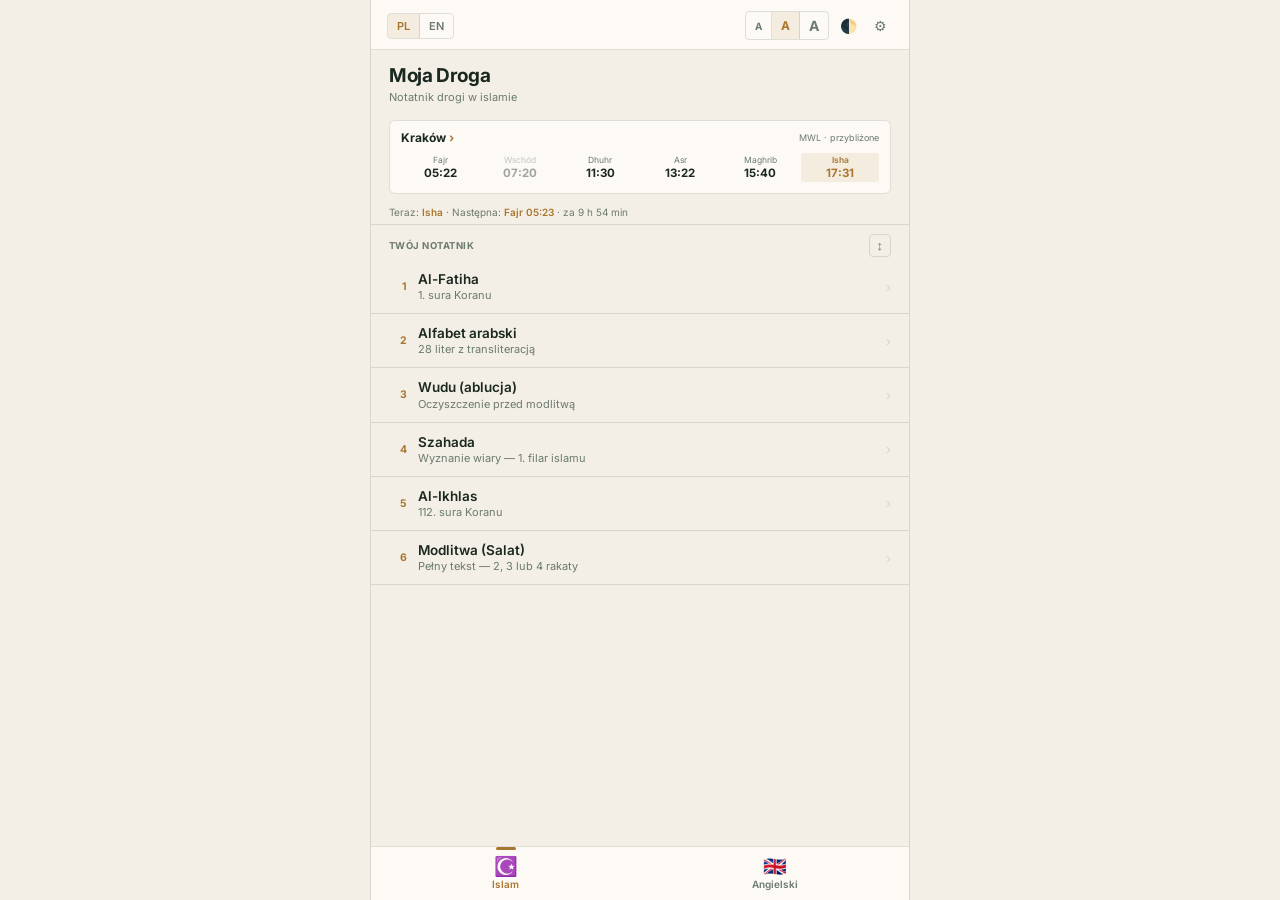
<file: moja-droga-v3.html>
<!DOCTYPE html>
<html lang="pl">
<head>
<meta charset="UTF-8">
<meta name="viewport" content="width=device-width, initial-scale=1.0, maximum-scale=1.0, user-scalable=no, viewport-fit=cover">
<title>Moja Droga</title>
<meta name="theme-color" content="#F4EFE6">
<meta name="mobile-web-app-capable" content="yes">
<meta name="apple-mobile-web-app-capable" content="yes">
<meta name="apple-mobile-web-app-status-bar-style" content="default">
<meta name="apple-mobile-web-app-title" content="Moja Droga">
<meta name="description" content="Moja Droga — notatnik drogi w islamie (godziny modlitw, wudu, modlitwa krok po kroku) oraz ścieżka nauki angielskiego B1–B2. Działa offline (PWA).">
<link rel="manifest" href="manifest.webmanifest">
<link rel="icon" type="image/png" sizes="192x192" href="icon-192.png">
<link rel="icon" type="image/png" sizes="512x512" href="icon-512.png">
<link rel="apple-touch-icon" href="icon-192.png">
<link rel="preconnect" href="https://fonts.googleapis.com">
<link rel="preconnect" href="https://fonts.gstatic.com" crossorigin>
<link href="https://fonts.googleapis.com/css2?family=Amiri:wght@400;700&family=Inter:wght@400;500;600&display=swap" rel="stylesheet">
<style>
/* ── SECTION-SPECIFIC PALETTE (light) ── */
:root[data-sect="islam"]{--bg:#F4EFE6;--bg-panel:#FDFAF5;--accent:#A9762F;--accent-soft:rgba(169,118,47,0.11);}
:root[data-sect="eng"]  {--bg:#F5F8FD;--bg-panel:#FFFFFF;--accent:#3A6FC2;--accent-soft:rgba(58,111,194,0.11);--b2:#6B4AC2;--b2-soft:rgba(107,74,194,0.11);}
/* ── SHARED LIGHT ── */
:root{--text:#1A2820;--text-muted:#6B7A6F;--border:rgba(26,40,32,0.13);--scale:1;
  padding-top:env(safe-area-inset-top,0px);padding-bottom:env(safe-area-inset-bottom,0px);}
html{scroll-padding-top:env(safe-area-inset-top,0px);}
/* ── DARK SHARED ── */
[data-theme="dark"]{--text:#EAE4D6;--text-muted:#8A9E94;--border:rgba(234,228,214,0.11);}
/* ── DARK SECTION ── */
[data-theme="dark"][data-sect="islam"]{--bg:#0E1C18;--bg-panel:#142018;--accent:#C79A46;--accent-soft:rgba(199,154,70,0.14);}
[data-theme="dark"][data-sect="eng"]  {--bg:#0D1117;--bg-panel:#161B22;--accent:#6B9ED4;--accent-soft:rgba(107,158,212,0.16);--b2:#9F82D8;--b2-soft:rgba(159,130,216,0.16);}
/* ── RESET ── */
*{box-sizing:border-box;-webkit-tap-highlight-color:transparent;}
html,body{margin:0;padding:0;height:100%;background:var(--bg);color:var(--text);font-family:'Inter',system-ui,sans-serif;overscroll-behavior:none;}
#app{display:flex;flex-direction:column;height:100%;max-width:540px;margin:0 auto;background:var(--bg);}
.view{display:none;flex:1;min-height:0;flex-direction:column;}.view.active{display:flex;}
/* ── TOP BAR ── */
.top-bar{display:flex;align-items:center;justify-content:space-between;padding:11px 16px 9px;gap:8px;border-bottom:1px solid var(--border);background:var(--bg-panel);flex-shrink:0;}
.tb-title{font-size:calc(13px * var(--scale));font-weight:700;}
.tb-right{display:flex;align-items:center;gap:5px;}
.pill{display:flex;border:1px solid var(--border);border-radius:4px;overflow:hidden;}
.pill button{background:none;border:none;border-right:1px solid var(--border);padding:5px 9px;cursor:pointer;color:var(--text-muted);font-family:'Inter',sans-serif;font-weight:600;font-size:11px;}
.pill button:last-child{border-right:none;}
.pill button.on{background:var(--accent-soft);color:var(--accent);}
.sz-btn{font-weight:700!important;}
.icon-btn{background:none;border:none;color:var(--text-muted);font-size:14px;padding:5px 6px;cursor:pointer;line-height:1;}
.icon-btn:active{color:var(--accent);}
/* ── HOME HEADER ── */
.home-hdr{padding:14px 18px 6px;flex-shrink:0;}
.home-title{font-size:calc(19px * var(--scale));font-weight:700;margin:0;letter-spacing:-0.02em;}
.home-sub{font-size:calc(11px * var(--scale));color:var(--text-muted);margin:3px 0 0;}
/* ── PRAYER WIDGET ── */
.pw{margin:10px 18px 6px;padding:9px 11px 11px;background:var(--bg-panel);border:1px solid var(--border);border-radius:6px;flex-shrink:0;}
.pw-head{display:flex;align-items:center;justify-content:space-between;margin-bottom:8px;}
.pw-city{background:none;border:none;padding:0;cursor:pointer;color:var(--text);font-family:'Inter',sans-serif;font-size:calc(12px * var(--scale));font-weight:700;}
.pw-city::after{content:' ›';color:var(--accent);}
.pw-method{font-size:calc(9px * var(--scale));color:var(--text-muted);}
.pw-grid{display:grid;grid-template-columns:repeat(6,1fr);gap:2px;}
.pw-cell{text-align:center;padding:3px 1px;border-radius:3px;}.pw-cell.on{background:var(--accent-soft);}.pw-cell.dim{opacity:0.4;}
.pw-l{font-size:calc(8.5px * var(--scale));color:var(--text-muted);line-height:1;}.pw-cell.on .pw-l{color:var(--accent);font-weight:600;}
.pw-v{font-size:calc(11.5px * var(--scale));font-weight:700;margin-top:3px;line-height:1;}.pw-cell.on .pw-v{color:var(--accent);}
/* ── LIST HEADER ── */
.list-hdr-row{display:flex;align-items:center;justify-content:space-between;padding:9px 18px 3px;flex-shrink:0;}
.list-hdr-lbl{font-size:calc(9.5px * var(--scale));font-weight:700;color:var(--text-muted);text-transform:uppercase;letter-spacing:0.05em;}
.sort-btn{background:none;border:1px solid var(--border);border-radius:4px;color:var(--text-muted);font-size:13px;padding:3px 7px;cursor:pointer;}
/* ── ENTRY LIST ── */
.entry-list{flex:1;overflow-y:auto;-webkit-overflow-scrolling:touch;}
.entry-row{display:flex;align-items:center;padding:11px 18px;border-bottom:1px solid var(--border);gap:11px;cursor:pointer;}
.entry-row:active{background:var(--accent-soft);}
.e-num{font-size:calc(10.5px * var(--scale));color:var(--accent);font-weight:700;min-width:18px;text-align:right;flex-shrink:0;}
.e-ico{font-size:calc(15px * var(--scale));width:22px;text-align:center;flex-shrink:0;}
.e-body{flex:1;min-width:0;}
.e-title{font-size:calc(13.5px * var(--scale));font-weight:600;line-height:1.2;}
.e-sub{font-size:calc(11px * var(--scale));color:var(--text-muted);margin-top:1px;}
.e-right{display:flex;flex-direction:column;align-items:flex-end;gap:3px;flex-shrink:0;}
.e-pct{font-size:calc(9.5px * var(--scale));color:var(--text-muted);}
.prog-bar{width:36px;height:3px;background:var(--border);border-radius:2px;overflow:hidden;}
.prog-fill{height:100%;background:var(--accent);transition:width 0.2s;}
.e-arr{color:var(--border);font-size:13px;}
/* ── SUB-TOP ── */
.sub-top{display:flex;align-items:center;gap:8px;padding:11px 16px 9px;border-bottom:1px solid var(--border);background:var(--bg-panel);flex-shrink:0;}
.sub-ttl{flex:1;font-size:calc(13.5px * var(--scale));font-weight:600;}
.back-btn{font-size:18px;color:var(--text-muted);background:none;border:none;padding:4px 6px;cursor:pointer;line-height:1;}
.back-btn:active{color:var(--accent);}
/* ── MINI BAR ── */
.mini-bar{font-size:calc(10px * var(--scale));color:var(--text-muted);padding:5px 18px;border-bottom:1px solid var(--border);line-height:1.4;flex-shrink:0;}
.mini-bar b{color:var(--accent);font-weight:600;}
/* ── DETAIL SCROLL ── */
.detail-scroll{flex:1;overflow-y:auto;padding:4px 18px 24px;-webkit-overflow-scrolling:touch;}
.detail-title{font-size:calc(15px * var(--scale));font-weight:700;margin:10px 0 1px;}
.detail-sub{font-size:calc(10.5px * var(--scale));color:var(--text-muted);margin:0 0 10px;padding-bottom:10px;border-bottom:1px solid var(--border);}
.line-item{padding:7px 0;border-bottom:1px solid var(--border);font-size:calc(13.5px * var(--scale));line-height:1.5;}
.line-item:last-child{border-bottom:none;}
.li-num{color:var(--accent);font-size:calc(10px * var(--scale));margin-right:5px;opacity:0.75;}
.li-hdr{font-weight:700;color:var(--accent);font-size:calc(10px * var(--scale));text-transform:uppercase;letter-spacing:0.04em;}
.li-meaning{color:var(--text-muted);font-size:calc(11.5px * var(--scale));margin-left:16px;}
/* ── ARABIC LETTERS ── */
.letter-row{display:flex;align-items:center;gap:12px;padding:8px 0;border-bottom:1px solid var(--border);}
.letter-row:last-child{border-bottom:none;}
.letter-ar{font-family:'Amiri',serif;font-size:calc(21px * var(--scale));width:32px;text-align:center;flex-shrink:0;color:var(--accent);}
.letter-lat{font-size:calc(13px * var(--scale));}
/* ── PRAYER ── */
.prayer-pills{display:flex;gap:6px;padding:7px 18px 5px;flex-shrink:0;}
.prayer-pills button{flex:1;border:1px solid var(--border);background:none;color:var(--text-muted);font-family:'Inter',sans-serif;font-size:calc(10.5px * var(--scale));padding:5px 6px;border-radius:4px;cursor:pointer;}
.prayer-pills button.on{border-color:var(--accent);color:var(--accent);background:var(--accent-soft);}
.pscroll{flex:1;overflow-y:auto;padding:4px 18px 24px;-webkit-overflow-scrolling:touch;}
.sec-block{margin-bottom:4px;}.sec-block.hl{border-left:2px solid var(--accent);padding-left:10px;}
.sec-head{font-size:calc(9px * var(--scale));font-weight:700;color:var(--accent);text-transform:uppercase;letter-spacing:0.05em;padding-top:7px;margin:0;}
.sec-block .line-item{font-size:calc(13px * var(--scale));padding:4px 0;}
/* ── ENGLISH — STATS BAR ── */
.stats-bar{margin:10px 18px 2px;padding:9px 10px;background:var(--bg-panel);border:1px solid var(--border);border-radius:6px;display:flex;align-items:center;flex-shrink:0;}
.s-cell{flex:1;text-align:center;}
.s-val{font-size:calc(14px * var(--scale));font-weight:700;line-height:1;color:var(--accent);}
.s-lbl{font-size:calc(9px * var(--scale));color:var(--text-muted);margin-top:2px;}
.s-div{width:1px;height:26px;background:var(--border);flex-shrink:0;}
/* ── ENGLISH — B1/B2 TAB BAR ── */
.tab-bar{display:flex;padding:8px 18px;border-bottom:1px solid var(--border);flex-shrink:0;gap:8px;}
.tab-btn{flex:1;border:1px solid var(--border);background:none;cursor:pointer;font-family:'Inter',sans-serif;font-weight:700;font-size:calc(12.5px * var(--scale));color:var(--text-muted);padding:7px 12px;border-radius:5px;transition:all 0.15s;}
.tab-btn.on{background:var(--accent-soft);color:var(--accent);border-color:var(--accent);}
/* ── ENGLISH — SECTION HEADER ── */
.topic-sec-hdr{font-size:calc(9px * var(--scale));font-weight:700;text-transform:uppercase;letter-spacing:0.05em;color:var(--text-muted);padding:10px 18px 2px;}
/* ── ENGLISH — ITEM ROWS ── */
.item-row{display:flex;align-items:flex-start;padding:10px 18px;border-bottom:1px solid var(--border);gap:10px;cursor:pointer;user-select:none;}
.item-row:active{opacity:0.7;}
.i-chk{flex-shrink:0;width:18px;height:18px;border:1.5px solid var(--border);border-radius:3px;margin-top:1px;display:flex;align-items:center;justify-content:center;font-size:10px;font-weight:700;color:transparent;transition:all 0.12s;}
.i-chk.done{background:var(--accent);border-color:var(--accent);color:#fff;}
.i-body{flex:1;min-width:0;}
.i-ttl{font-size:calc(13px * var(--scale));font-weight:600;line-height:1.3;}
.i-desc{font-size:calc(11.5px * var(--scale));color:var(--text-muted);margin-top:2px;line-height:1.45;}
.i-arr{color:var(--border);font-size:12px;flex-shrink:0;margin-top:2px;}
/* ── ENGLISH — ITEM DETAIL ── */
.id-scroll{flex:1;overflow-y:auto;padding:0 18px 30px;-webkit-overflow-scrolling:touch;}
.id-title{font-size:calc(17px * var(--scale));font-weight:700;margin:14px 0 6px;}
.id-desc{font-size:calc(13px * var(--scale));line-height:1.65;padding-bottom:14px;border-bottom:1px solid var(--border);}
.id-shdr{font-size:calc(9px * var(--scale));font-weight:700;text-transform:uppercase;letter-spacing:0.05em;color:var(--text-muted);margin:14px 0 8px;}
.id-ex{font-size:calc(13px * var(--scale));line-height:1.5;padding:7px 0 7px 12px;border-left:2px solid var(--accent-soft);margin-bottom:7px;}
.id-ex strong{font-weight:600;}
.id-ex em{color:var(--text-muted);font-size:calc(11.5px * var(--scale));font-style:normal;}
.id-tip{background:var(--accent-soft);border-radius:6px;padding:10px 13px;margin-top:14px;font-size:calc(12px * var(--scale));line-height:1.55;color:var(--text);}
.id-tip-hdr{font-size:calc(9px * var(--scale));font-weight:700;text-transform:uppercase;letter-spacing:0.05em;color:var(--accent);margin-bottom:4px;}
.id-done-row{display:flex;align-items:center;gap:10px;padding:16px 0 4px;border-top:1px solid var(--border);margin-top:14px;cursor:pointer;user-select:none;}
.id-done-lbl{font-size:calc(13px * var(--scale));font-weight:600;}
/* ── BOTTOM NAV ── */
.bnav{display:flex;flex-shrink:0;background:var(--bg-panel);border-top:1px solid var(--border);height:calc(54px + env(safe-area-inset-bottom,0px));padding-bottom:env(safe-area-inset-bottom,0px);}
.bnav-btn{flex:1;background:none;border:none;cursor:pointer;display:flex;flex-direction:column;align-items:center;justify-content:center;gap:2px;color:var(--text-muted);font-family:'Inter',sans-serif;padding:6px 0;transition:color 0.15s;}
.bnav-btn.on{color:var(--accent);}
.bnav-ico{font-size:19px;line-height:1;}
.bnav-lbl{font-size:calc(10px * var(--scale));font-weight:600;}
/* ── CITY OVERLAY ── */
.overlay{position:fixed;inset:0;background:rgba(0,0,0,0.4);display:none;z-index:20;}
.overlay.open{display:block;}
.overlay-panel{position:absolute;right:0;top:0;bottom:0;width:min(88vw,340px);background:var(--bg-panel);border-left:1px solid var(--border);display:flex;flex-direction:column;transform:translateX(100%);transition:transform 0.2s ease;}
.overlay.open .overlay-panel{transform:translateX(0);}
.overlay-head{padding:13px 16px 9px;font-weight:700;font-size:calc(13px * var(--scale));border-bottom:1px solid var(--border);display:flex;justify-content:space-between;align-items:center;flex-shrink:0;}
.city-inp{background:none;border:1px solid var(--border);border-radius:4px;padding:7px 10px;font-family:'Inter',sans-serif;font-size:13px;color:var(--text);margin:8px 16px 0;width:calc(100% - 32px);}
.city-list-el{overflow-y:auto;flex:1;padding:4px 0;}
.city-btn{width:100%;text-align:left;background:none;border:none;padding:9px 16px;font-family:'Inter',sans-serif;font-size:13px;color:var(--text);cursor:pointer;border-left:2px solid transparent;}
.city-btn:active,.city-btn.on{color:var(--accent);border-left-color:var(--accent);background:var(--accent-soft);}
/* ── FOCUS / A11Y ── */
button:focus-visible,[tabindex]:focus-visible{outline:2px solid var(--accent);outline-offset:-2px;border-radius:4px;}
/* ── ENGLISH — CONTINUE CARD ── */
.cont-card{margin:8px 18px 2px;padding:10px 12px;background:var(--bg-panel);border:1px solid var(--border);border-radius:6px;display:flex;align-items:center;gap:10px;flex-shrink:0;}
.cont-body{flex:1;min-width:0;}
.cont-lbl{font-size:calc(9px * var(--scale));font-weight:700;color:var(--text-muted);text-transform:uppercase;letter-spacing:0.05em;}
.cont-ttl{font-size:calc(13px * var(--scale));font-weight:600;margin-top:2px;}
.cont-btn{border:1px solid var(--accent);background:var(--accent-soft);color:var(--accent);font-family:'Inter',sans-serif;font-weight:700;font-size:calc(11px * var(--scale));padding:7px 12px;border-radius:5px;cursor:pointer;flex-shrink:0;min-height:34px;}
/* ── DETAIL BLOCKS ── */
.id-form{display:inline-block;font-family:ui-monospace,SFMono-Regular,Menlo,monospace;font-size:calc(12px * var(--scale));background:var(--accent-soft);color:var(--accent);border-radius:5px;padding:6px 10px;margin:2px 0 4px;font-weight:600;}
.id-list{margin:0;padding:0;list-style:none;}
.id-list li{font-size:calc(13px * var(--scale));line-height:1.55;padding:5px 0 5px 16px;position:relative;border-bottom:1px solid var(--border);}
.id-list li:last-child{border-bottom:none;}
.id-list li::before{content:'·';position:absolute;left:4px;color:var(--accent);font-weight:700;}
.cmp-item{padding:8px 0 8px 12px;border-left:2px solid var(--accent-soft);margin-bottom:8px;}
.cmp-h{font-size:calc(11px * var(--scale));font-weight:700;color:var(--accent);margin-bottom:3px;}
.cmp-ex{font-size:calc(13px * var(--scale));font-weight:600;line-height:1.5;}
.cmp-note{font-size:calc(11.5px * var(--scale));color:var(--text-muted);margin-top:2px;line-height:1.45;}
.mis-row{display:flex;gap:9px;padding:7px 0;border-bottom:1px solid var(--border);align-items:flex-start;}
.mis-row:last-child{border-bottom:none;}
.mis-ico{flex-shrink:0;font-size:12px;line-height:1.7;}
.mis-body{flex:1;min-width:0;}
.mis-s{font-size:calc(13px * var(--scale));line-height:1.5;font-weight:600;}
.mis-why{font-size:calc(11.5px * var(--scale));color:var(--text-muted);margin-top:1px;line-height:1.45;}
/* ── QUIZ ── */
.quiz{border:1px solid var(--border);border-radius:6px;padding:11px 12px;margin-bottom:12px;background:var(--bg-panel);}
.quiz-q{font-size:calc(13px * var(--scale));font-weight:600;line-height:1.5;margin-bottom:9px;}
.quiz-opts{display:flex;flex-direction:column;gap:6px;}
.quiz-opt{text-align:left;border:1px solid var(--border);background:none;color:var(--text);font-family:'Inter',sans-serif;font-size:calc(12.5px * var(--scale));padding:9px 11px;border-radius:5px;cursor:pointer;transition:all 0.12s;min-height:38px;}
.quiz-opt:active{background:var(--accent-soft);}
.quiz-opt.ok{border-color:#3E8E5A;background:rgba(62,142,90,0.12);color:#3E8E5A;font-weight:600;}
.quiz-opt.bad{border-color:#B4452F;background:rgba(180,69,47,0.10);color:#B4452F;}
.quiz-why{font-size:calc(11.5px * var(--scale));color:var(--text-muted);line-height:1.5;margin-top:9px;display:none;}
.quiz-why.show{display:block;}
/* ── SETTINGS OVERLAY ── */
.set-row{display:flex;flex-direction:column;gap:6px;padding:12px 16px;border-bottom:1px solid var(--border);}
.set-lbl{font-size:calc(10px * var(--scale));font-weight:700;color:var(--text-muted);text-transform:uppercase;letter-spacing:0.05em;}
.set-btn{border:1px solid var(--border);background:none;color:var(--text);font-family:'Inter',sans-serif;font-weight:600;font-size:calc(12px * var(--scale));padding:10px 12px;border-radius:5px;cursor:pointer;text-align:left;min-height:40px;}
.set-btn:active{background:var(--accent-soft);}
.set-note{font-size:calc(10.5px * var(--scale));color:var(--text-muted);line-height:1.5;padding:10px 16px;}
/* ── POLISH: MOTION & UX ── */
html,body{transition:background-color .3s ease,color .3s ease;}
#app,.top-bar,.bnav,.sub-top,.stats-bar,.pw,.cont-card,.quiz,.overlay-panel{transition:background-color .3s ease,border-color .3s ease;}
@keyframes viewIn{from{opacity:0;transform:translateY(8px);}to{opacity:1;transform:none;}}
.view.active{animation:viewIn .22s ease-out;}
@keyframes rowIn{from{opacity:0;transform:translateY(6px);}to{opacity:1;transform:none;}}
.entry-row,.item-row{animation:rowIn .28s ease-out backwards;}
.entry-row:nth-child(2),.item-row:nth-child(2){animation-delay:.04s;}
.entry-row:nth-child(3),.item-row:nth-child(3){animation-delay:.08s;}
.entry-row:nth-child(4),.item-row:nth-child(4){animation-delay:.12s;}
.entry-row:nth-child(5),.item-row:nth-child(5){animation-delay:.16s;}
.entry-row:nth-child(6),.item-row:nth-child(6){animation-delay:.20s;}
.entry-row:nth-child(7),.item-row:nth-child(7){animation-delay:.24s;}
.entry-row:nth-child(8),.item-row:nth-child(8){animation-delay:.28s;}
.entry-row:nth-child(9),.item-row:nth-child(9){animation-delay:.32s;}
.entry-row:nth-child(10),.item-row:nth-child(10){animation-delay:.36s;}
.entry-row:nth-child(11),.item-row:nth-child(11){animation-delay:.40s;}
.entry-row:nth-child(12),.item-row:nth-child(12){animation-delay:.44s;}
.entry-row,.item-row,.cont-card,.tab-btn,.set-btn,.quiz-opt,.bnav-btn,.cont-btn,.city-btn,.pw{transition:transform .12s ease,box-shadow .15s ease;}
.entry-row:active,.item-row:active,.cont-card:active,.tab-btn:active,.set-btn:active,.bnav-btn:active,.city-btn:active{transform:scale(.98);}
@media(hover:hover){
.entry-row:hover,.item-row:hover{background:var(--accent-soft);}
.cont-card:hover,.pw:hover{transform:translateY(-1px);box-shadow:0 2px 10px rgba(0,0,0,0.06);}
}
.bnav-btn{position:relative;}
.bnav-btn::after{content:'';position:absolute;top:0;left:50%;width:20px;height:2.5px;border-radius:2px;background:var(--accent);opacity:0;transform:translateX(-50%) scaleX(.4);transition:opacity .2s ease,transform .2s ease;}
.bnav-btn.on::after{opacity:1;transform:translateX(-50%) scaleX(1);}
:focus{outline:none;}
:focus-visible{outline:2px solid var(--accent);outline-offset:2px;border-radius:4px;}
.toast{position:fixed;left:50%;bottom:calc(72px + env(safe-area-inset-bottom,0px));transform:translateX(-50%) translateY(8px);background:var(--text);color:var(--bg);font-family:'Inter',sans-serif;font-size:calc(12px * var(--scale));font-weight:600;padding:8px 15px;border-radius:20px;opacity:0;pointer-events:none;transition:opacity .2s ease,transform .2s ease;z-index:40;max-width:86vw;text-align:center;}
.toast.show{opacity:1;transform:translateX(-50%) translateY(0);}
.s-ring{position:relative;width:38px;height:38px;margin:0 auto 2px;display:flex;align-items:center;justify-content:center;}
.s-ring svg{position:absolute;inset:0;transform:rotate(-90deg);}
.s-ring .ring-bg{fill:none;stroke:var(--border);stroke-width:3;}
.s-ring .ring-fg{fill:none;stroke:var(--accent);stroke-width:3;stroke-linecap:round;transition:stroke-dashoffset .5s ease;}
.s-ring .s-val{font-size:calc(9.5px * var(--scale));}
@media(prefers-reduced-motion:reduce){*,*::before,*::after{animation-duration:.01ms!important;animation-iteration-count:1!important;transition-duration:.01ms!important;}}
/* ── DESKTOP ── */
@media(min-width:760px){#app{border-left:1px solid var(--border);border-right:1px solid var(--border);}}
</style>
</head>
<body>
<div id="app" data-sect="islam">

<!-- ════════════════════════════
     ISLAM VIEWS
════════════════════════════ -->
<div class="view active" id="vi-home">
  <div class="top-bar">
    <div class="pill" id="iLangPill">
      <button data-lang="pl">PL</button><button data-lang="en">EN</button>
    </div>
    <div class="tb-right">
      <div class="pill" id="iSzPill">
        <button class="sz-btn" data-sc="0.85">A</button>
        <button class="sz-btn" data-sc="1">A</button>
        <button class="sz-btn" data-sc="1.2">A</button>
      </div>
      <button class="icon-btn" id="iThemeBtn" aria-label="Motyw / Theme">🌓</button>
      <button class="icon-btn" id="iSettingsBtn" aria-label="Ustawienia / Settings">⚙</button>
    </div>
  </div>
  <div class="home-hdr">
    <h1 class="home-title" id="i-appTitle"></h1>
    <p class="home-sub" id="i-appSub"></p>
  </div>
  <div class="pw">
    <div class="pw-head">
      <button class="pw-city" id="pwCityBtn"></button>
      <span class="pw-method" id="pwMethod"></span>
    </div>
    <div class="pw-grid" id="pwGrid"></div>
  </div>
  <div class="mini-bar" id="i-mbHome"></div>
  <div class="list-hdr-row">
    <span class="list-hdr-lbl" id="i-listHdr"></span>
    <button class="sort-btn" id="iSortBtn" aria-label="Odwróć kolejność / Reverse order">↕</button>
  </div>
  <div class="entry-list" id="i-entryList"></div>
</div>

<div class="view" id="vi-list">
  <div class="sub-top">
    <button class="back-btn" id="iBackList" aria-label="Wstecz / Back">‹</button>
    <span class="sub-ttl" id="i-listTopTtl"></span>
  </div>
  <div class="mini-bar" id="i-mbList"></div>
  <div class="detail-scroll">
    <h2 class="detail-title" id="i-listTitle"></h2>
    <p class="detail-sub" id="i-listSub"></p>
    <div id="i-listBody"></div>
  </div>
</div>

<div class="view" id="vi-letters">
  <div class="sub-top">
    <button class="back-btn" id="iBackLetters" aria-label="Wstecz / Back">‹</button>
    <span class="sub-ttl" id="i-lettersTopTtl"></span>
  </div>
  <div class="mini-bar" id="i-mbLetters"></div>
  <div class="detail-scroll">
    <h2 class="detail-title" id="i-lettersTitle"></h2>
    <p class="detail-sub" id="i-lettersSub"></p>
    <div id="i-lettersBody"></div>
  </div>
</div>

<div class="view" id="vi-prayer">
  <div class="sub-top">
    <button class="back-btn" id="iBackPrayer" aria-label="Wstecz / Back">‹</button>
    <span class="sub-ttl" id="i-prayerTopTtl"></span>
  </div>
  <div class="mini-bar" id="i-mbPrayer"></div>
  <div class="prayer-pills">
    <button id="pv2"></button><button id="pv3"></button><button id="pv4"></button>
  </div>
  <div class="pscroll" id="i-prayerScroll"></div>
</div>

<!-- ════════════════════════════
     ENGLISH VIEWS
════════════════════════════ -->
<div class="view" id="ve-home">
  <div class="top-bar">
    <div class="pill" id="eLangPill">
      <button data-lang="pl">PL</button><button data-lang="en">EN</button>
    </div>
    <div class="tb-right">
      <div class="pill" id="eSzPill">
        <button class="sz-btn" data-sc="0.85">A</button>
        <button class="sz-btn" data-sc="1">A</button>
        <button class="sz-btn" data-sc="1.2">A</button>
      </div>
      <button class="icon-btn" id="eThemeBtn" aria-label="Motyw / Theme">🌓</button>
      <button class="icon-btn" id="eSettingsBtn" aria-label="Ustawienia / Settings">⚙</button>
    </div>
  </div>
  <div class="home-hdr">
    <h1 class="home-title" id="e-homeTitle">Moja Droga</h1>
    <p class="home-sub" id="e-homeSub"></p>
  </div>
  <div id="e-contWrap"></div>
  <div class="stats-bar">
    <div class="s-cell"><div class="s-val" id="eStB1">—</div><div class="s-lbl" id="eLblB1">—</div></div>
    <div class="s-div"></div>
    <div class="s-cell"><div class="s-val" id="eStB2">—</div><div class="s-lbl" id="eLblB2">—</div></div>
    <div class="s-div"></div>
    <div class="s-cell" id="eCellAll"><div class="s-ring"><svg viewBox="0 0 38 38" aria-hidden="true"><circle class="ring-bg" cx="19" cy="19" r="16"/><circle class="ring-fg" id="eRingFg" cx="19" cy="19" r="16"/></svg><div class="s-val" id="eStAll">—</div></div><div class="s-lbl" id="eLblAll">—</div></div>
  </div>
  <div class="tab-bar">
    <button class="tab-btn on" id="tabB1">B1</button>
    <button class="tab-btn" id="tabB2">B2</button>
  </div>
  <div class="entry-list" id="e-topicList"></div>
</div>

<div class="view" id="ve-topic">
  <div class="sub-top">
    <button class="back-btn" id="eBackTopic" aria-label="Wstecz / Back">‹</button>
    <span class="sub-ttl" id="e-topicTitle"></span>
  </div>
  <div class="entry-list" id="e-itemList"></div>
</div>

<div class="view" id="ve-item">
  <div class="sub-top">
    <button class="back-btn" id="eBackItem" aria-label="Wstecz / Back">‹</button>
    <span class="sub-ttl" id="e-itemTopTtl"></span>
  </div>
  <div class="id-scroll" id="e-itemScroll"></div>
</div>

<!-- ════════════════════════════
     BOTTOM NAV
════════════════════════════ -->
<nav class="bnav">
  <button class="bnav-btn on" id="bnIslam">
    <span class="bnav-ico">☪️</span>
    <span class="bnav-lbl">Islam</span>
  </button>
  <button class="bnav-btn" id="bnEng">
    <span class="bnav-ico">🇬🇧</span>
    <span class="bnav-lbl" id="bnEngLbl">Angielski</span>
  </button>
</nav>

</div><!-- #app -->

<!-- City overlay -->
<div class="overlay" id="cityOv" role="dialog" aria-modal="true">
  <div class="overlay-panel">
    <div class="overlay-head">
      <span id="cityOvTitle"></span>
      <button class="icon-btn" id="closeCityBtn" aria-label="Zamknij / Close">✕</button>
    </div>
    <input type="text" class="city-inp" id="cityInp" autocomplete="off" aria-label="Szukaj miasta / Search city">
    <div class="city-list-el" id="cityListEl"></div>
  </div>
</div>

<!-- Settings overlay -->
<div class="overlay" id="setOv" role="dialog" aria-modal="true">
  <div class="overlay-panel">
    <div class="overlay-head">
      <span id="setOvTitle"></span>
      <button class="icon-btn" id="closeSetBtn" aria-label="Zamknij / Close">✕</button>
    </div>
    <div class="set-row">
      <span class="set-lbl" id="setDataLbl"></span>
      <button class="set-btn" id="exportBtn"></button>
      <button class="set-btn" id="importBtn"></button>
      <input type="file" id="importFile" accept="application/json,.json" style="display:none">
    </div>
    <div class="set-note" id="setNote"></div>
  </div>
</div>

<script>
(function(){
'use strict';

/* ══════════════════════════════
   STATE & STORAGE (versioned)
══════════════════════════════ */
var LS_KEY='mdv4',LS_LEGACY='mdv3',DATA_VER=1;
var DEF={v:DATA_VER,sect:'islam',lang:'pl',theme:'light',scale:'1',cityId:'krakow',sortReversed:false,engLevel:'b1',pvVer:'2',done:{},lastEng:null};
function pick(v,allowed,fallback){v=String(v);return allowed.indexOf(v)>-1?v:fallback;}
function sanitizeState(s){
  s=(s&&typeof s==='object')?s:{};
  var st=Object.assign({},DEF,s);
  st.lang=pick(st.lang,['pl','en'],'pl');
  st.theme=pick(st.theme,['light','dark'],'light');
  st.scale=pick(st.scale,['0.85','1','1.2'],'1');
  st.engLevel=pick(st.engLevel,['b1','b2'],'b1');
  st.pvVer=pick(st.pvVer,['2','3','4'],'2');
  st.sect=pick(st.sect,['islam','eng'],'islam');
  if(typeof st.cityId!=='string')st.cityId='krakow';
  if(!st.done||typeof st.done!=='object'||Array.isArray(st.done))st.done={};
  if(!st.lastEng||typeof st.lastEng!=='object')st.lastEng=null;
  st.sortReversed=!!st.sortReversed;
  st.v=DATA_VER;
  return st;
}
function loadState(){
  var raw=null;
  try{raw=localStorage.getItem(LS_KEY)||localStorage.getItem(LS_LEGACY);}catch(e){}
  var parsed=null;
  if(raw){try{parsed=JSON.parse(raw);}catch(e){parsed=null;}}
  return sanitizeState(parsed);
}
var ST=loadState();
function save(){try{localStorage.setItem(LS_KEY,JSON.stringify(ST));}catch(e){}}

var APP=document.getElementById('app');

function applyMeta(){var d=ST.theme==='dark',m=document.querySelector('meta[name="theme-color"]');if(m)m.setAttribute('content',ST.sect==='eng'?(d?'#0D1117':'#F5F8FD'):(d?'#0E1C18':'#F4EFE6'));}
function applyTheme(){document.documentElement.setAttribute('data-theme',ST.theme);applyMeta();}
applyTheme();

function applyScale(){
  document.documentElement.style.setProperty('--scale',ST.scale);
  document.querySelectorAll('.sz-btn').forEach(function(b){
    b.classList.toggle('on',b.dataset.sc===ST.scale);
    b.style.fontSize=b.dataset.sc==='0.85'?'10px':b.dataset.sc==='1'?'12px':'14px';
  });
}
applyScale();

function applySect(){
  APP.setAttribute('data-sect',ST.sect);
  document.documentElement.setAttribute('data-sect',ST.sect);
  applyMeta();
  document.getElementById('bnIslam').classList.toggle('on',ST.sect==='islam');
  document.getElementById('bnEng').classList.toggle('on',ST.sect==='eng');
  document.getElementById('bnIslam').setAttribute('aria-current',ST.sect==='islam'?'page':'false');
  document.getElementById('bnEng').setAttribute('aria-current',ST.sect==='eng'?'page':'false');
}
applySect();

function applyLangChrome(){document.getElementById('bnEngLbl').textContent=ST.lang==='pl'?'Angielski':'English';document.title=IS[ST.lang].appTitle;}

var toastEl=null,toastT=null;
function toast(msg){
  if(!toastEl){toastEl=document.createElement('div');toastEl.className='toast';toastEl.setAttribute('role','status');document.body.appendChild(toastEl);}
  toastEl.textContent=msg;toastEl.classList.add('show');
  clearTimeout(toastT);toastT=setTimeout(function(){toastEl.classList.remove('show');},1600);
}

var VIEWS=['vi-home','vi-list','vi-letters','vi-prayer','ve-home','ve-topic','ve-item'];
var VIEW_SCROLL={};
var RESTORE_VIEWS={'vi-home':1,'ve-home':1,'ve-topic':1};
function viewScroller(id){var v=document.getElementById(id);return v?v.querySelector('.entry-list,.detail-scroll,.pscroll,.id-scroll'):null;}
var raf=(typeof requestAnimationFrame==='function')?requestAnimationFrame:function(f){return setTimeout(f,0);};
function showV(id){
  var cur=currentView();
  if(cur&&cur!==id){var sc=viewScroller(cur);if(sc)VIEW_SCROLL[cur]=sc.scrollTop;}
  VIEWS.forEach(function(v){document.getElementById(v).classList.toggle('active',v===id);});
  var y=(RESTORE_VIEWS[id]&&VIEW_SCROLL[id]!==undefined)?VIEW_SCROLL[id]:0;
  raf(function(){var t=viewScroller(id);if(t)t.scrollTop=y;});
}
function currentView(){var a=document.querySelector('.view.active');return a?a.id:null;}

/* Central re-render — used after language change so detail views update too */
var curIslamEntry=null;
function rerender(){
  applyScale();
  applyLangChrome();
  var v=currentView();
  if(v==='vi-home'){renderIslam();refreshP();}
  else if(v==='vi-list'){if(curIslamEntry)openIslamList(curIslamEntry);refreshP();}
  else if(v==='vi-letters'){openIslamLetters();refreshP();}
  else if(v==='vi-prayer'){openIslamPrayer();refreshP();}
  else if(v==='ve-home'){renderEngHome();}
  else if(v==='ve-topic'){if(curEngTopic)openEngTopic(curEngTopic.id);}
  else if(v==='ve-item'){if(curEngItemData)openEngItem(curEngItemData.item,curEngItemData.key);}
}
function setLang(l){ST.lang=l;save();document.documentElement.setAttribute('lang',l);rerender();}

/* ══════════════════════════════
   ISLAM — TRANSLATIONS
══════════════════════════════ */
var IS={
  pl:{appTitle:'Moja Droga',appSub:'Notatnik drogi w islamie',pv2:'2 rakaty',pv3:'3 rakaty',pv4:'4 rakaty',pwMethod:'MWL · przybliżone',changeCity:'Zmień miasto',searchCity:'Szukaj…',now:'Teraz',next:'Następna',between:'między modlitwami',inTime:'za',listHeader:'Twój notatnik',settings:'Ustawienia',dataLbl:'Twoje dane',exportBtn:'Eksportuj dane (JSON)',importBtn:'Importuj dane (JSON)',setNote:'Dane są zapisywane lokalnie w tej przeglądarce. Eksport pozwala przenieść je na inne urządzenie lub zrobić kopię zapasową.',importOk:'Dane zaimportowane pomyślnie.',importErr:'Nieprawidłowy plik — import nie powiódł się.',doneOn:'Oznaczono jako opanowane ✓',doneOff:'Cofnięto oznaczenie'},
  en:{appTitle:'My Path',appSub:'Notebook of my journey in Islam',pv2:"2 rak'ahs",pv3:"3 rak'ahs",pv4:"4 rak'ahs",pwMethod:'MWL · approximate',changeCity:'Change city',searchCity:'Search…',now:'Now',next:'Next',between:'between prayers',inTime:'in',listHeader:'Your notebook',settings:'Settings',dataLbl:'Your data',exportBtn:'Export data (JSON)',importBtn:'Import data (JSON)',setNote:'Data is stored locally in this browser. Export lets you move it to another device or keep a backup.',importOk:'Data imported successfully.',importErr:'Invalid file — import failed.',doneOn:'Marked as mastered ✓',doneOff:'Mark removed'}
};
var PL_N={fajr:{pl:'Fajr',en:'Fajr'},sunrise:{pl:'Wschód',en:'Sunrise'},dhuhr:{pl:'Dhuhr',en:'Dhuhr'},asr:{pl:'Asr',en:'Asr'},maghrib:{pl:'Maghrib',en:'Maghrib'},isha:{pl:'Isha',en:'Isha'}};
function it(k){return IS[ST.lang][k]||k;}
function rl(item){
  if(typeof item==='string')return item;
  if(item&&item.phrase!==undefined)return item.phrase+' '+item.note[ST.lang];
  if(item&&item.pl!==undefined)return item[ST.lang];
  return '';
}

/* ── ISLAM DATA ── */
var fatiha=['Bismillah ir-Rahman ir-Rahim','Alhamdu lillahi Rabbil-\'alamin','Ar-Rahman ir-Rahim','Maliki yawmid-din','Iyyaka na\'budu wa iyyaka nasta\'in','Ihdinas-siratal-mustaqim','Siratal-ladhina an\'amta \'alayhim','Ghayril-maghdubi \'alayhim wa lad-dallin','Amin'];
var ikhlas=['Qul huwa Allahu ahad','Allahu-s-Samad','Lam yalid wa lam yulad','Wa lam yakun lahu kufuwan ahad'];
var wudu=[{pl:'Niyyah (intencja w sercu):',en:'Niyyah (intention in the heart):'},{pl:'Bismillah',en:'Bismillah'},{pl:'Mycie rąk 3x (do nadgarstka)',en:'Wash hands 3x (to wrist)'},{pl:'Płukanie ust 3x',en:'Rinse mouth 3x'},{pl:'Płukanie nosa 3x',en:'Rinse nose 3x'},{pl:'Mycie twarzy 3x',en:'Wash face 3x'},{pl:'Mycie prawego przedramienia 3x, potem lewego',en:'Wash right forearm 3x, then left'},{pl:'Przetarcie głowy (masah) — raz',en:'Wipe head (masah) — once'},{pl:'Przetarcie uszu — raz',en:'Wipe ears — once'},{pl:'Mycie prawej stopy 3x, potem lewej',en:'Wash right foot 3x, then left'},'Ash-hadu al la ilaha illallah, wa ash-hadu anna Muhammadan \'abduhu wa rasuluh'];
var shahada=['Ash-hadu al la ilaha illallah','Wa ash-hadu anna Muhammadan rasulullah',{pl:'Znaczenie: Zaświadczam, że nie ma bóstwa oprócz Allaha, i że Muhammad jest Jego wysłannikiem.',en:'Meaning: I bear witness that there is no god but Allah, and that Muhammad is His messenger.'}];
var arLetters=[{ar:'ا',l:{pl:'Alif',en:'Alif'}},{ar:'ب',l:{pl:'Ba',en:'Ba'}},{ar:'ت',l:{pl:'Ta',en:'Ta'}},{ar:'ث',l:{pl:'Tha',en:'Tha'}},{ar:'ج',l:{pl:'Dżim',en:'Jim'}},{ar:'ح',l:{pl:'Ha (twarde)',en:'Ha (heavy)'}},{ar:'خ',l:{pl:'Cha',en:'Kha'}},{ar:'د',l:{pl:'Dal',en:'Dal'}},{ar:'ذ',l:{pl:'Dzal',en:'Dhal'}},{ar:'ر',l:{pl:'Ra',en:'Ra'}},{ar:'ز',l:{pl:'Zaj',en:'Zay'}},{ar:'س',l:{pl:'Sin',en:'Sin'}},{ar:'ش',l:{pl:'Szin',en:'Shin'}},{ar:'ص',l:{pl:'Sad',en:'Sad'}},{ar:'ض',l:{pl:'Dad',en:'Dad'}},{ar:'ط',l:{pl:'Ta (twarde)',en:'Ta (heavy)'}},{ar:'ظ',l:{pl:'Za (twarde)',en:'Za (heavy)'}},{ar:'ع',l:{pl:'Ajn',en:"'Ayn"}},{ar:'غ',l:{pl:'Ghajn',en:'Ghayn'}},{ar:'ف',l:{pl:'Fa',en:'Fa'}},{ar:'ق',l:{pl:'Qaf',en:'Qaf'}},{ar:'ك',l:{pl:'Kaf',en:'Kaf'}},{ar:'ل',l:{pl:'Lam',en:'Lam'}},{ar:'م',l:{pl:'Mim',en:'Mim'}},{ar:'ن',l:{pl:'Nun',en:'Nun'}},{ar:'ه',l:{pl:'Ha (lekkie)',en:'Ha (light)'}},{ar:'و',l:{pl:'Waw',en:'Waw'}},{ar:'ي',l:{pl:'Ja',en:'Ya'}}];
var istiftah=['Subhanaka Allahumma wa bihamdika','Wa tabarakasmuka wa ta\'ala jadduka','Wa la ilaha ghayruk'];
var tahijjat=['At-tahiyyatu lillahi was-salawatu wat-tayyibatu','Assalamu \'alayka ayyuhan-Nabiyyu wa rahmatullahi wa barakatuh','Assalamu \'alayna wa \'ala \'ibadillahis-salihin','Ash-hadu al la ilaha illallah wa ash-hadu anna Muhammadan \'abduhu wa rasuluh'];
var salawat=['Allahumma salli \'ala Muhammad wa \'ala aali Muhammad','Kama sallayta \'ala Ibrahima wa \'ala aali Ibrahim','Innaka Hamidun Majid','Allahumma barik \'ala Muhammad wa \'ala aali Muhammad','Kama barakta \'ala Ibrahima wa \'ala aali Ibrahim','Innaka Hamidun Majid'];
var taslim=[{phrase:'Assalamu \'alaykum wa rahmatullah',note:{pl:'(w prawo)',en:'(right)'}},{phrase:'Assalamu \'alaykum wa rahmatullah',note:{pl:'(w lewo)',en:'(left)'}}];
function psec(lp,le,lines,hl){return{lp:lp,le:le,lines:lines,hl:!!hl};}
function pcycle(n,addSura){var s=[];s.push(psec('Rakat '+n+' — Al-Fatiha','Rak\'ah '+n+' — Al-Fatiha',fatiha));if(addSura)s.push(psec('Rakat '+n+' — sura','Rak\'ah '+n+' — surah',[{pl:'(dowolna krótka sura)',en:'(any short surah)'}]));s.push(psec('Rakat '+n+' — ruku','Rak\'ah '+n+' — ruku',['Allahu Akbar','Subhana Rabbiyal-\'Azim (x3)']));s.push(psec('Rakat '+n+' — powrót','Rak\'ah '+n+' — rising',['Sami\' Allahu liman hamidah','Rabbana wa lakal-hamd']));s.push(psec('Rakat '+n+' — sudżud 1','Rak\'ah '+n+' — sujud 1',['Allahu Akbar','Subhana Rabbiyal-A\'la (x3)']));s.push(psec('Rakat '+n+' — siad','Rak\'ah '+n+' — sitting',['Allahu Akbar','Rabbighfir li (x2)']));s.push(psec('Rakat '+n+' — sudżud 2','Rak\'ah '+n+' — sujud 2',['Allahu Akbar','Subhana Rabbiyal-A\'la (x3)']));return s;}
function openBlock(){var s=[];s.push(psec('Takbiratul ihram','Takbiratul ihram',['Allahu Akbar']));s.push(psec('Dua otwierające (opcjonalnie)','Opening dua (optional)',istiftah));return s;}
function pb2(){var s=openBlock();s=s.concat(pcycle(1,true));s.push(psec('Wstanie — rakat 2','Rising — rak\'ah 2',['Allahu Akbar']));s=s.concat(pcycle(2,true));s.push(psec('Siad końcowy — tashahhud','Final sitting — tashahhud',tahijjat,true));s.push(psec('Siad końcowy — salawat','Final sitting — salawat',salawat,true));s.push(psec('Taslim','Taslim',taslim));return s;}
function pb3(){var s=openBlock();s=s.concat(pcycle(1,true));s.push(psec('Wstanie — rakat 2','Rising — rak\'ah 2',['Allahu Akbar']));s=s.concat(pcycle(2,true));s.push(psec('Siad pośredni — tashahhud','Middle sitting — tashahhud',tahijjat,true));s.push(psec('Wstanie — rakat 3','Rising — rak\'ah 3',['Allahu Akbar']));s=s.concat(pcycle(3,false));s.push(psec('Siad końcowy — tashahhud','Final sitting — tashahhud',tahijjat,true));s.push(psec('Siad końcowy — salawat','Final sitting — salawat',salawat,true));s.push(psec('Taslim','Taslim',taslim));return s;}
function pb4(){var s=openBlock();s=s.concat(pcycle(1,true));s.push(psec('Wstanie — rakat 2','Rising — rak\'ah 2',['Allahu Akbar']));s=s.concat(pcycle(2,true));s.push(psec('Siad pośredni — tashahhud','Middle sitting — tashahhud',tahijjat,true));s.push(psec('Wstanie — rakat 3','Rising — rak\'ah 3',['Allahu Akbar']));s=s.concat(pcycle(3,false));s.push(psec('Wstanie — rakat 4','Rising — rak\'ah 4',['Allahu Akbar']));s=s.concat(pcycle(4,false));s.push(psec('Siad końcowy — tashahhud','Final sitting — tashahhud',tahijjat,true));s.push(psec('Siad końcowy — salawat','Final sitting — salawat',salawat,true));s.push(psec('Taslim','Taslim',taslim));return s;}
var psets={'2':pb2(),'3':pb3(),'4':pb4()};
var ENTRIES=[
  {id:'al-fatiha',title:{pl:'Al-Fatiha',en:'Al-Fatiha'},sub:{pl:'1. sura Koranu',en:'1st chapter of the Qur\'an'},type:'list',lines:fatiha},
  {id:'alfabet',title:{pl:'Alfabet arabski',en:'Arabic alphabet'},sub:{pl:'28 liter z transliteracją',en:'28 letters with transliteration'},type:'letters'},
  {id:'wudu',title:{pl:'Wudu (ablucja)',en:'Wudu (ablution)'},sub:{pl:'Oczyszczenie przed modlitwą',en:'Purification before prayer'},type:'list',lines:wudu},
  {id:'shahada',title:{pl:'Szahada',en:'Shahada'},sub:{pl:'Wyznanie wiary — 1. filar islamu',en:'Declaration of faith — 1st pillar'},type:'list',lines:shahada},
  {id:'al-ikhlas',title:{pl:'Al-Ikhlas',en:'Al-Ikhlas'},sub:{pl:'112. sura Koranu',en:'112th chapter of the Qur\'an'},type:'list',lines:ikhlas},
  {id:'modlitwa',title:{pl:'Modlitwa (Salat)',en:'Prayer (Salah)'},sub:{pl:'Pełny tekst — 2, 3 lub 4 rakaty',en:'Full text — 2, 3 or 4 rak\'ahs'},type:'prayer'}
];
function findEntry(id){return ENTRIES.find(function(x){return x.id===id;});}
function canonNum(id){return ENTRIES.findIndex(function(e){return e.id===id;})+1;}

/* ── CITIES ── */
var CITIES=[{id:'krakow',name:'Kraków',lat:50.0647,lon:19.9450,tz:'Europe/Warsaw'},{id:'warszawa',name:'Warszawa',lat:52.2297,lon:21.0122,tz:'Europe/Warsaw'},{id:'gdansk',name:'Gdańsk',lat:54.3520,lon:18.6466,tz:'Europe/Warsaw'},{id:'wroclaw',name:'Wrocław',lat:51.1079,lon:17.0385,tz:'Europe/Warsaw'},{id:'poznan',name:'Poznań',lat:52.4064,lon:16.9252,tz:'Europe/Warsaw'},{id:'lodz',name:'Łódź',lat:51.7592,lon:19.4560,tz:'Europe/Warsaw'},{id:'london',name:'Londyn / London',lat:51.5072,lon:-0.1276,tz:'Europe/London'},{id:'paris',name:'Paryż / Paris',lat:48.8566,lon:2.3522,tz:'Europe/Paris'},{id:'berlin',name:'Berlin',lat:52.5200,lon:13.4050,tz:'Europe/Berlin'},{id:'amsterdam',name:'Amsterdam',lat:52.3676,lon:4.9041,tz:'Europe/Amsterdam'},{id:'istanbul',name:'Stambuł / Istanbul',lat:41.0082,lon:28.9784,tz:'Europe/Istanbul'},{id:'moscow',name:'Moskwa / Moscow',lat:55.7558,lon:37.6173,tz:'Europe/Moscow'},{id:'cairo',name:'Kair / Cairo',lat:30.0444,lon:31.2357,tz:'Africa/Cairo'},{id:'mecca',name:'Mekka / Mecca',lat:21.3891,lon:39.8579,tz:'Asia/Riyadh'},{id:'medina',name:'Medyna / Medina',lat:24.5247,lon:39.5692,tz:'Asia/Riyadh'},{id:'riyadh',name:'Rijad / Riyadh',lat:24.7136,lon:46.6753,tz:'Asia/Riyadh'},{id:'dubai',name:'Dubaj / Dubai',lat:25.2048,lon:55.2708,tz:'Asia/Dubai'},{id:'baghdad',name:'Bagdad / Baghdad',lat:33.3152,lon:44.3661,tz:'Asia/Baghdad'},{id:'karachi',name:'Karaczi / Karachi',lat:24.8607,lon:67.0011,tz:'Asia/Karachi'},{id:'jakarta',name:'Dżakarta / Jakarta',lat:-6.2088,lon:106.8456,tz:'Asia/Jakarta'},{id:'surabaya',name:'Surabaya',lat:-7.2575,lon:112.7521,tz:'Asia/Jakarta'},{id:'kuala',name:'Kuala Lumpur',lat:3.1390,lon:101.6869,tz:'Asia/Kuala_Lumpur'},{id:'ny',name:'Nowy Jork / New York',lat:40.7128,lon:-74.0060,tz:'America/New_York'},{id:'chicago',name:'Chicago',lat:41.8781,lon:-87.6298,tz:'America/Chicago'},{id:'la',name:'Los Angeles',lat:34.0522,lon:-118.2437,tz:'America/Los_Angeles'},{id:'toronto',name:'Toronto',lat:43.6532,lon:-79.3832,tz:'America/Toronto'},{id:'sydney',name:'Sydney',lat:-33.8688,lon:151.2093,tz:'Australia/Sydney'}];
function getCity(){return CITIES.find(function(c){return c.id===ST.cityId;})||CITIES[0];}

/* ── PRAYER ENGINE ── */
function doy(y,m,d){return Math.round((Date.UTC(y,m-1,d)-Date.UTC(y,0,1))/86400000)+1;}
function solCalc(y,m,d){var g=(2*Math.PI/365)*(doy(y,m,d)-1);return{eq:229.18*(0.000075+0.001868*Math.cos(g)-0.032077*Math.sin(g)-0.014615*Math.cos(2*g)-0.040849*Math.sin(2*g)),dc:0.006918-0.399912*Math.cos(g)+0.070257*Math.sin(g)-0.006758*Math.cos(2*g)+0.000907*Math.sin(2*g)-0.002697*Math.cos(3*g)+0.00148*Math.sin(3*g)};}
function HA(lat,dc,alt){return Math.acos(Math.max(-1,Math.min(1,(Math.sin(alt*Math.PI/180)-Math.sin(lat*Math.PI/180)*Math.sin(dc))/(Math.cos(lat*Math.PI/180)*Math.cos(dc)))))*180/Math.PI/15;}
function compUTC(y,m,d,lat,lon){var sc=solCalc(y,m,d),noon=12-lon/15-sc.eq/60,aAlt=Math.atan(1/(1+Math.tan(Math.abs(lat*Math.PI/180-sc.dc))))*180/Math.PI;return{fajr:noon-HA(lat,sc.dc,-18),sunrise:noon-HA(lat,sc.dc,-0.833),dhuhr:noon,asr:noon+HA(lat,sc.dc,aAlt),maghrib:noon+HA(lat,sc.dc,-0.833),isha:noon+HA(lat,sc.dc,-17)};}
function lp(tz){var p=new Intl.DateTimeFormat('en-CA',{timeZone:tz,year:'numeric',month:'2-digit',day:'2-digit'}).format(new Date()).split('-');return{y:+p[0],m:+p[1],d:+p[2]};}
function hToD(y,m,d,h){return new Date(Date.UTC(y,m-1,d)+h*3600000);}
function fmtT(date,tz){return new Intl.DateTimeFormat('en-GB',{timeZone:tz,hour:'2-digit',minute:'2-digit',hour12:false}).format(date);}
function getPD(){
  var city=getCity(),p=lp(city.tz),raw=compUTC(p.y,p.m,p.d,city.lat,city.lon),times={};
  ['fajr','sunrise','dhuhr','asr','maghrib','isha'].forEach(function(k){times[k]=hToD(p.y,p.m,p.d,raw[k]);});
  var tmr=new Date(Date.UTC(p.y,p.m-1,p.d)+86400000),tp=new Intl.DateTimeFormat('en-CA',{timeZone:city.tz,year:'numeric',month:'2-digit',day:'2-digit'}).format(tmr).split('-'),r2=compUTC(+tp[0],+tp[1],+tp[2],city.lat,city.lon);
  times.fajrTmr=hToD(+tp[0],+tp[1],+tp[2],r2.fajr);
  var now=new Date(),cur=null;
  if(now>=times.fajr&&now<times.sunrise)cur='fajr';else if(now>=times.dhuhr&&now<times.asr)cur='dhuhr';else if(now>=times.asr&&now<times.maghrib)cur='asr';else if(now>=times.maghrib&&now<times.isha)cur='maghrib';else if(now>=times.isha)cur='isha';
  var prayers=['fajr','dhuhr','asr','maghrib','isha'],next=null,nextD=times.fajrTmr;
  for(var j=0;j<prayers.length;j++){if(times[prayers[j]]>now){next=prayers[j];nextD=times[prayers[j]];break;}}
  if(!next){next='fajr';nextD=times.fajrTmr;}
  return{city:city,times:times,cur:cur,next:next,nextD:nextD};
}
function renderPW(){
  var d=getPD();
  document.getElementById('pwCityBtn').textContent=d.city.name;
  document.getElementById('pwMethod').textContent=it('pwMethod');
  var grid=document.getElementById('pwGrid');grid.innerHTML='';
  ['fajr','sunrise','dhuhr','asr','maghrib','isha'].forEach(function(k){
    var el=document.createElement('div');el.className='pw-cell'+(k!=='sunrise'&&k===d.cur?' on':'')+(k==='sunrise'?' dim':'');
    el.innerHTML='<div class="pw-l">'+PL_N[k][ST.lang]+'</div><div class="pw-v">'+fmtT(d.times[k],d.city.tz)+'</div>';
    grid.appendChild(el);
  });
  return d;
}
function miniH(d){var c=d.cur?PL_N[d.cur][ST.lang]:it('between');var ms=d.nextD-new Date(),mn=Math.max(0,Math.round(ms/60000)),hh=Math.floor(mn/60),mm=mn%60,cd=hh>0?hh+' h '+mm+' min':mm+' min';return it('now')+': <b>'+c+'</b> · '+it('next')+': <b>'+PL_N[d.next][ST.lang]+' '+fmtT(d.nextD,d.city.tz)+'</b> · '+it('inTime')+' '+cd;}
function refreshP(){var d=renderPW(),h=miniH(d);['i-mbHome','i-mbList','i-mbLetters','i-mbPrayer'].forEach(function(id){var el=document.getElementById(id);if(el)el.innerHTML=h;});}

/* ── ISLAM RENDER MENU ── */
function renderIslam(){
  document.querySelectorAll('#iLangPill button').forEach(function(b){b.classList.toggle('on',b.dataset.lang===ST.lang);});
  document.getElementById('i-appTitle').textContent=it('appTitle');
  document.getElementById('i-appSub').textContent=it('appSub');
  document.getElementById('i-listHdr').textContent=it('listHeader');
  applyScale();
  refreshP();
  var list=document.getElementById('i-entryList');list.innerHTML='';
  var ordered=ST.sortReversed?ENTRIES.slice().reverse():ENTRIES.slice();
  ordered.forEach(function(entry){
    var row=document.createElement('div');row.className='entry-row';
    var num=document.createElement('span');num.className='e-num';num.textContent=canonNum(entry.id);
    var body=document.createElement('div');body.className='e-body';
    var tt=document.createElement('div');tt.className='e-title';tt.textContent=entry.title[ST.lang];
    var ss=document.createElement('div');ss.className='e-sub';ss.textContent=entry.sub[ST.lang];
    body.appendChild(tt);body.appendChild(ss);
    var arr=document.createElement('span');arr.className='e-arr';arr.textContent='›';
    row.appendChild(num);row.appendChild(body);row.appendChild(arr);
    row.addEventListener('click',function(){openIslamEntry(entry);});
    list.appendChild(row);
  });
}
function openIslamEntry(e){if(e.type==='list')openIslamList(e);else if(e.type==='letters')openIslamLetters();else if(e.type==='prayer')openIslamPrayer();}
function openIslamList(entry){
  curIslamEntry=entry;
  document.getElementById('i-listTopTtl').textContent=entry.title[ST.lang];
  document.getElementById('i-listTitle').textContent=entry.title[ST.lang];
  document.getElementById('i-listSub').textContent=entry.sub[ST.lang];
  var body=document.getElementById('i-listBody');body.innerHTML='';
  entry.lines.forEach(function(line,i){
    var row=document.createElement('div');row.className='line-item';
    if(typeof line==='string'&&line.slice(-1)===':'){row.classList.add('li-hdr');row.textContent=line;}
    else if(typeof line!=='string'&&line.pl!==undefined&&String(line.pl).slice(-1)===':'){row.classList.add('li-hdr');row.textContent=rl(line);}
    else if(line&&line.phrase!==undefined){
      var idx=document.createElement('span');idx.className='li-num';idx.textContent=(i+1)+'.';
      row.appendChild(idx);row.appendChild(document.createTextNode(line.phrase));
      var m=document.createElement('div');m.className='li-meaning';m.textContent=line.note[ST.lang];
      row.appendChild(document.createElement('br'));row.appendChild(m);
    }else{
      var idx2=document.createElement('span');idx2.className='li-num';idx2.textContent=(i+1)+'.';
      row.appendChild(idx2);row.appendChild(document.createTextNode(rl(line)));
    }
    body.appendChild(row);
  });
  showV('vi-list');
}
function openIslamLetters(){
  curIslamEntry=findEntry('alfabet');
  var entry=curIslamEntry;
  document.getElementById('i-lettersTopTtl').textContent=entry.title[ST.lang];
  document.getElementById('i-lettersTitle').textContent=entry.title[ST.lang];
  document.getElementById('i-lettersSub').textContent=entry.sub[ST.lang];
  var body=document.getElementById('i-lettersBody');body.innerHTML='';
  arLetters.forEach(function(lt){
    var row=document.createElement('div');row.className='letter-row';
    var ar=document.createElement('div');ar.className='letter-ar';ar.textContent=lt.ar;
    var lat=document.createElement('div');lat.className='letter-lat';lat.textContent=lt.l[ST.lang];
    row.appendChild(ar);row.appendChild(lat);body.appendChild(row);
  });
  showV('vi-letters');
}
function openIslamPrayer(){
  var pe=findEntry('modlitwa');
  curIslamEntry=pe;
  document.getElementById('i-prayerTopTtl').textContent=pe.title[ST.lang];
  ['pv2','pv3','pv4'].forEach(function(id){
    var v=id.replace('pv','');
    document.getElementById(id).textContent=it('pv'+v);
    document.getElementById(id).classList.toggle('on',ST.pvVer===v);
  });
  renderPrayerBody();
  showV('vi-prayer');
}
function renderPrayerBody(){
  var scroll=document.getElementById('i-prayerScroll');scroll.innerHTML='';
  psets[ST.pvVer].forEach(function(sec){
    var block=document.createElement('div');block.className='sec-block'+(sec.hl?' hl':'');
    var hdr=document.createElement('div');hdr.className='sec-head';hdr.textContent=ST.lang==='pl'?sec.lp:sec.le;
    block.appendChild(hdr);
    sec.lines.forEach(function(line){var row=document.createElement('div');row.className='line-item';row.textContent=rl(line);block.appendChild(row);});
    scroll.appendChild(block);
  });
}

/* ── ISLAM EVENTS ── */
document.querySelectorAll('#iLangPill button').forEach(function(b){b.addEventListener('click',function(){setLang(b.dataset.lang);});});
document.getElementById('iBackList').addEventListener('click',function(){showV('vi-home');renderIslam();});
document.getElementById('iBackLetters').addEventListener('click',function(){showV('vi-home');renderIslam();});
document.getElementById('iBackPrayer').addEventListener('click',function(){showV('vi-home');renderIslam();});
['pv2','pv3','pv4'].forEach(function(id){document.getElementById(id).addEventListener('click',function(){ST.pvVer=id.replace('pv','');save();openIslamPrayer();});});
document.getElementById('iSortBtn').addEventListener('click',function(){ST.sortReversed=!ST.sortReversed;save();renderIslam();});
document.getElementById('iThemeBtn').addEventListener('click',function(){ST.theme=ST.theme==='dark'?'light':'dark';save();applyTheme();});
document.querySelectorAll('#iSzPill .sz-btn').forEach(function(b){b.addEventListener('click',function(){ST.scale=b.dataset.sc;save();applyScale();});});
/* city */
document.getElementById('pwCityBtn').addEventListener('click',function(){
  document.getElementById('cityOvTitle').textContent=it('changeCity');
  var ci=document.getElementById('cityInp');ci.placeholder=it('searchCity');ci.value='';
  renderCityList('');document.getElementById('cityOv').classList.add('open');
  setTimeout(function(){ci.focus();},50);
});
document.getElementById('closeCityBtn').addEventListener('click',function(){document.getElementById('cityOv').classList.remove('open');});
document.getElementById('cityOv').addEventListener('click',function(e){if(e.target===this)this.classList.remove('open');});
document.getElementById('cityInp').addEventListener('input',function(){renderCityList(this.value);});
function renderCityList(q){
  var el=document.getElementById('cityListEl');el.innerHTML='';
  var qq=q.trim().toLowerCase();
  CITIES.filter(function(c){return !qq||c.name.toLowerCase().indexOf(qq)!==-1;}).forEach(function(c){
    var b=document.createElement('button');b.className='city-btn'+(c.id===ST.cityId?' on':'');b.textContent=c.name;
    b.addEventListener('click',function(){ST.cityId=c.id;save();refreshP();document.getElementById('cityOv').classList.remove('open');});
    el.appendChild(b);
  });
}

/* ── SETTINGS OVERLAY ── */
function openSettings(){
  document.getElementById('setOvTitle').textContent=it('settings');
  document.getElementById('setDataLbl').textContent=it('dataLbl');
  document.getElementById('exportBtn').textContent=it('exportBtn');
  document.getElementById('importBtn').textContent=it('importBtn');
  var note=document.getElementById('setNote');note.textContent=it('setNote');note.style.color='';
  document.getElementById('setOv').classList.add('open');
}
document.getElementById('iSettingsBtn').addEventListener('click',openSettings);
document.getElementById('eSettingsBtn').addEventListener('click',openSettings);
document.getElementById('closeSetBtn').addEventListener('click',function(){document.getElementById('setOv').classList.remove('open');});
document.getElementById('setOv').addEventListener('click',function(e){if(e.target===this)this.classList.remove('open');});
document.addEventListener('keydown',function(e){
  if(e.key==='Escape'){document.querySelectorAll('.overlay.open').forEach(function(o){o.classList.remove('open');});}
});
/* export */
document.getElementById('exportBtn').addEventListener('click',function(){
  var blob=new Blob([JSON.stringify(ST,null,2)],{type:'application/json'});
  var a=document.createElement('a');
  a.href=URL.createObjectURL(blob);
  a.download='moja-droga-backup.json';
  document.body.appendChild(a);a.click();
  setTimeout(function(){URL.revokeObjectURL(a.href);a.remove();},100);
});
/* import */
document.getElementById('importBtn').addEventListener('click',function(){document.getElementById('importFile').click();});
document.getElementById('importFile').addEventListener('change',function(){
  var f=this.files&&this.files[0];if(!f)return;
  var note=document.getElementById('setNote');
  var reader=new FileReader();
  reader.onload=function(){
    try{
      var parsed=JSON.parse(reader.result);
      if(!parsed||typeof parsed!=='object'||Array.isArray(parsed)||(parsed.v===undefined&&parsed.done===undefined&&parsed.sect===undefined)){
        throw new Error('not a Moja Droga backup');
      }
      ST=sanitizeState(parsed);
      migrateDoneKeys();
      save();
      applyTheme();applyScale();applySect();
      document.documentElement.setAttribute('lang',ST.lang);
      showV(ST.sect==='eng'?'ve-home':'vi-home');
      rerender();
      note.textContent=it('importOk');note.style.color='#3E8E5A';
    }catch(err){
      note.textContent=it('importErr');note.style.color='#B4452F';
    }
  };
  reader.onerror=function(){note.textContent=it('importErr');note.style.color='#B4452F';};
  reader.readAsText(f);
  this.value='';
});

/* ══════════════════════════════
   ENGLISH — TRANSLATIONS
══════════════════════════════ */
var ES={
  pl:{homeSub:'Ścieżka nauki angielskiego · B1 → B2',b1lbl:'B1 opanowane',b2lbl:'B2 opanowane',totlbl:'łącznie',ex:'Przykłady',tip:'Wskazówka',markDone:'Zaznacz jako opanowane',form:'Jak tworzymy?',when:'Kiedy używamy?',compare:'Porównanie',mistakes:'Częste błędy',remember:'Zapamiętaj',quiz:'Mini-ćwiczenie',cont:'Kontynuuj naukę',mastered:'opanowane',qOk:'Dobrze!',qNo:'Nie tym razem'},
  en:{homeSub:'English learning path · B1 → B2',b1lbl:'B1 mastered',b2lbl:'B2 mastered',totlbl:'total',ex:'Examples',tip:'Tip',markDone:'Mark as mastered',form:'How to form it',when:'When do we use it?',compare:'Compare',mistakes:'Common mistakes',remember:'Remember',quiz:'Mini exercise',cont:'Continue learning',mastered:'mastered',qOk:'Correct!',qNo:'Not this time'}
};
function et(k){return ES[ST.lang][k]||k;}

/* ══════════════════════════════
   ENGLISH — TOPICS DATA
   Required: t:{pl,en}, d:{pl,en}
   Optional blocks (rendered in fixed order when present):
     sec:{pl,en} — section header in list
     form:{pl,en} — formula chip
     when:[{pl,en}] — bullet list
     ex:[] — examples, " — " splits note
     compare:[{h:{pl,en},ex:'',note:{pl,en}}]
     mistakes:[{bad:'',good:'',why:{pl,en}}]
     remember:{pl,en} (tip:{pl,en} works as alias)
     quiz:[{q:{pl,en},opts:[{pl,en}],a:0,why:{pl,en}}]
══════════════════════════════ */
var TOPICS=[
  {id:'grammar',emoji:'⚙️',title:{pl:'Gramatyka',en:'Grammar'},sub:{pl:'Czasy, strona bierna, tryby warunkowe',en:'Tenses, passive voice, conditionals'},
   b1:[
    {sec:{pl:'Czasy teraźniejsze',en:'Present Tenses'},t:{pl:'Present Simple',en:'Present Simple'},
     d:{pl:'Nawyki, fakty i stałe prawdy. Czas „neutralny” — mówimy o tym, co jest zawsze lub regularnie prawdziwe.',en:'Habits, facts and permanent truths. The neutral tense — for things that are always or regularly true.'},
     form:{pl:'podmiot + czasownik · he/she/it → +s/es (go → goes, watch → watches, study → studies)',en:'subject + verb · he/she/it → +s/es (go → goes, watch → watches, study → studies)'},
     when:[
      {pl:'nawyki i rutyna — I work every day.',en:'habits and routines — I work every day.'},
      {pl:'fakty i prawdy ogólne — The sun rises in the east.',en:'facts and general truths — The sun rises in the east.'},
      {pl:'rozkłady jazdy i harmonogramy — The train leaves at 7:30.',en:'timetables and schedules — The train leaves at 7:30.'}],
     ex:['I work every day. — (routine / czynność stała)','The sun rises in the east. — (fact / fakt)','She doesn\'t drink coffee. — (negative: doesn\'t + forma podstawowa)','Does he live in Warsaw? — (question: does + forma podstawowa)'],
     mistakes:[
      {bad:'She go to work by bus.',good:'She goes to work by bus.',why:{pl:'W 3. osobie (he/she/it) zawsze dodajemy -s/-es.',en:'Third person (he/she/it) always takes -s/-es.'}},
      {bad:'Does he plays football?',good:'Does he play football?',why:{pl:'Po do/does czasownik wraca do formy podstawowej.',en:'After do/does the verb goes back to the base form.'}}],
     compare:[
      {h:{pl:'Present Simple',en:'Present Simple'},ex:'I work in Kraków.',note:{pl:'na stałe — to moja regularna praca',en:'permanent — my regular job'}},
      {h:{pl:'Present Continuous',en:'Present Continuous'},ex:'I am working from home this week.',note:{pl:'tymczasowo — tylko przez jakiś czas',en:'temporary — only for a limited time'}}],
     remember:{pl:'Znaczniki: always, usually, often, every day/week. Pytania i przeczenia z do/does.',en:'Markers: always, usually, often, every day/week. Questions and negatives with do/does.'},
     quiz:[{q:{pl:'She ___ coffee every morning.',en:'She ___ coffee every morning.'},opts:[{pl:'drink',en:'drink'},{pl:'drinks',en:'drinks'},{pl:'is drinking',en:'is drinking'}],a:1,why:{pl:'3. osoba (she) w Present Simple → drinks.',en:'Third person (she) in Present Simple → drinks.'}}]},
    {t:{pl:'Present Continuous',en:'Present Continuous'},
     d:{pl:'Co dzieje się TERAZ, jest tymczasowe albo zaplanowane na przyszłość. Czas „w ruchu”.',en:'What is happening NOW, is temporary, or is an arranged future plan. The tense "in motion".'},
     form:{pl:'am/is/are + czasownik-ing (I am working, she is working)',en:'am/is/are + verb-ing (I am working, she is working)'},
     when:[
      {pl:'dzieje się w tej chwili — I\'m working right now.',en:'happening at this moment — I\'m working right now.'},
      {pl:'sytuacje tymczasowe — I\'m staying with a friend this week.',en:'temporary situations — I\'m staying with a friend this week.'},
      {pl:'uzgodnione plany na przyszłość — She\'s meeting a friend tonight.',en:'arranged future plans — She\'s meeting a friend tonight.'}],
     ex:['I\'m working right now. — (happening now / teraz)','She\'s meeting a friend tonight. — (arranged plan / plan)','They aren\'t coming to the party. — (negative / przeczenie)','Are you listening? — (question / pytanie)'],
     mistakes:[
      {bad:'I\'m loving this song.',good:'I love this song.',why:{pl:'Czasowniki stanu (love, know, want, like, need) nie używają Continuous.',en:'State verbs (love, know, want, like, need) don\'t use the Continuous.'}},
      {bad:'She working now.',good:'She is working now.',why:{pl:'Bez am/is/are nie ma Present Continuous.',en:'Without am/is/are there is no Present Continuous.'}}],
     remember:{pl:'Znaczniki: now, right now, at the moment, tonight. Czasowniki stanu: know, want, like, love, need, believe → zawsze Simple.',en:'Markers: now, right now, at the moment, tonight. State verbs: know, want, like, love, need, believe → always Simple.'},
     quiz:[{q:{pl:'Look! It ___.',en:'Look! It ___.'},opts:[{pl:'rains',en:'rains'},{pl:'is raining',en:'is raining'},{pl:'rain',en:'rain'}],a:1,why:{pl:'Dzieje się w tej chwili (Look!) → Present Continuous.',en:'Happening at this moment (Look!) → Present Continuous.'}}]},
    {t:{pl:'Present Perfect',en:'Present Perfect'},
     d:{pl:'Czynność przeszła z efektem TERAZ albo bez podania konkretnego czasu. Most między przeszłością a teraźniejszością.',en:'A past action with a result NOW, or at an unspecified time. A bridge between past and present.'},
     form:{pl:'have/has + 3. forma czasownika (past participle): I have seen, she has gone',en:'have/has + past participle (3rd form): I have seen, she has gone'},
     when:[
      {pl:'efekt widoczny teraz — I\'ve lost my keys. (nie mogę wejść)',en:'result visible now — I\'ve lost my keys. (I can\'t get in)'},
      {pl:'doświadczenia życiowe — Have you ever been to Japan?',en:'life experiences — Have you ever been to Japan?'},
      {pl:'z just / already / yet — I\'ve just finished.',en:'with just / already / yet — I\'ve just finished.'},
      {pl:'w niezakończonym czasie: today, this week, this year — I\'ve read three books this month.',en:'in unfinished time: today, this week, this year — I\'ve read three books this month.'}],
     ex:['I\'ve just finished my homework. — (just / właśnie)','She has never been to Japan. — (never / nigdy)','Have you seen this film yet? — (yet in questions)','They\'ve already left. — (already / już)'],
     mistakes:[
      {bad:'I have seen him yesterday.',good:'I saw him yesterday.',why:{pl:'Z konkretnym czasem przeszłym (yesterday, last week) → Past Simple, nie Present Perfect.',en:'With a specific past time (yesterday, last week) → Past Simple, not Present Perfect.'}},
      {bad:'I\'ve been to London last year.',good:'I went to London last year.',why:{pl:'„Last year” to zakończony okres → Past Simple.',en:'"Last year" is a finished period → Past Simple.'}}],
     compare:[
      {h:{pl:'Present Perfect',en:'Present Perfect'},ex:'I have lost my keys.',note:{pl:'nie wiemy kiedy — ważny jest efekt: nie mogę otworzyć drzwi TERAZ',en:'we don\'t know when — the result matters: I can\'t open the door NOW'}},
      {h:{pl:'Past Simple',en:'Past Simple'},ex:'I lost my keys yesterday.',note:{pl:'konkretny, zakończony moment w przeszłości',en:'a specific, finished moment in the past'}}],
     remember:{pl:'Znaczniki: just, already, yet, ever, never, since, for, today, this week. Konkretny czas przeszły? → Past Simple.',en:'Markers: just, already, yet, ever, never, since, for, today, this week. A specific past time? → Past Simple.'},
     quiz:[{q:{pl:'I ___ to London three times.',en:'I ___ to London three times.'},opts:[{pl:'went',en:'went'},{pl:'have been',en:'have been'},{pl:'was',en:'was'}],a:1,why:{pl:'Doświadczenie życiowe bez konkretnego czasu → Present Perfect.',en:'Life experience with no specific time → Present Perfect.'}}]},
    {t:{pl:'Present Perfect Continuous',en:'Present Perfect Continuous'},
     d:{pl:'Czynność zaczęła się w przeszłości i trwa do teraz — nacisk na CZAS TRWANIA, nie na wynik.',en:'An action started in the past and continues until now — emphasis on DURATION, not on the result.'},
     form:{pl:'have/has been + czasownik-ing: I have been waiting, she has been studying',en:'have/has been + verb-ing: I have been waiting, she has been studying'},
     when:[
      {pl:'jak długo coś trwa — I\'ve been waiting for 2 hours.',en:'how long something has been going on — I\'ve been waiting for 2 hours.'},
      {pl:'widoczne efekty niedawnej aktywności — You\'re out of breath. Have you been running?',en:'visible signs of recent activity — You\'re out of breath. Have you been running?'},
      {pl:'pytania o długość — How long have you been living here?',en:'duration questions — How long have you been living here?'}],
     ex:['I\'ve been waiting for 2 hours. — (for / przez)','She\'s been studying since 2020. — (since / od)','How long have you been living here? — (duration question)'],
     mistakes:[
      {bad:'I\'m working here since 2020.',good:'I\'ve been working here since 2020.',why:{pl:'„Since/for” z czynnością trwającą do teraz → Present Perfect (Continuous), nie Present Continuous.',en:'"Since/for" with an action continuing until now → Present Perfect (Continuous), not Present Continuous.'}}],
     compare:[
      {h:{pl:'Present Perfect Continuous',en:'Present Perfect Continuous'},ex:'I\'ve been reading this book for a week.',note:{pl:'proces — czytam dalej, nie wiadomo czy skończyłem',en:'process — still reading, maybe not finished'}},
      {h:{pl:'Present Perfect',en:'Present Perfect'},ex:'I\'ve read 100 pages.',note:{pl:'wynik / ilość — wiadomo, ile zrobiono',en:'result / amount — we know how much is done'}}],
     remember:{pl:'for = PRZEZ JAK DŁUGO (for 3 hours). since = OD KIEDY (since Monday, since 2020).',en:'for = HOW LONG (for 3 hours). since = FROM WHEN (since Monday, since 2020).'},
     quiz:[{q:{pl:'How long ___ here?',en:'How long ___ here?'},opts:[{pl:'are you living',en:'are you living'},{pl:'have you been living',en:'have you been living'},{pl:'do you live',en:'do you live'}],a:1,why:{pl:'Pytanie o czas trwania do teraz → Present Perfect Continuous.',en:'Duration until now → Present Perfect Continuous.'}}]},
    {sec:{pl:'Czasy przeszłe',en:'Past Tenses'},t:{pl:'Past Simple',en:'Past Simple'},
     d:{pl:'Zakończona czynność w konkretnym momencie w przeszłości. Czas „zamkniętej sprawy” — wiemy KIEDY to się stało.',en:'A finished action at a specific moment in the past. The "closed case" tense — we know WHEN it happened.'},
     form:{pl:'czasownik-ed (worked) albo 2. forma nieregularna (went, saw, ate)',en:'verb-ed (worked) or 2nd irregular form (went, saw, ate)'},
     when:[
      {pl:'z konkretnym czasem: yesterday, last week, in 2010, ago — I went there last year.',en:'with a specific time: yesterday, last week, in 2010, ago — I went there last year.'},
      {pl:'sekwencja zdarzeń w opowiadaniu — I woke up, had coffee and left.',en:'sequences of events in stories — I woke up, had coffee and left.'}],
     ex:['I went to London last year. — (specific time / konkretny czas)','She called me at 8 pm. — (specific time)','They didn\'t come to the party. — (negative)','Where did you go on holiday? — (question)'],
     mistakes:[
      {bad:'Did you went there?',good:'Did you go there?',why:{pl:'Po did czasownik wraca do formy podstawowej.',en:'After did the verb goes back to the base form.'}},
      {bad:'I have seen him yesterday.',good:'I saw him yesterday.',why:{pl:'„Yesterday” to konkretny czas przeszły → Past Simple, nie Present Perfect.',en:'"Yesterday" is a specific past time → Past Simple, not Present Perfect.'}}],
     compare:[
      {h:{pl:'Past Simple',en:'Past Simple'},ex:'I lost my keys yesterday.',note:{pl:'konkretny, zakończony moment — sprawa zamknięta',en:'specific, finished moment — case closed'}},
      {h:{pl:'Present Perfect',en:'Present Perfect'},ex:'I have lost my keys.',note:{pl:'bez czasu — liczy się efekt teraz',en:'no time given — the present result matters'}}],
     remember:{pl:'Z yesterday, ago, last, in 2010 → ZAWSZE Past Simple.',en:'With yesterday, ago, last, in 2010 → ALWAYS Past Simple.'},
     quiz:[{q:{pl:'We ___ to Gdańsk last summer.',en:'We ___ to Gdańsk last summer.'},opts:[{pl:'have gone',en:'have gone'},{pl:'went',en:'went'},{pl:'go',en:'go'}],a:1,why:{pl:'„Last summer” to zakończony, konkretny czas → Past Simple.',en:'"Last summer" is a finished, specific time → Past Simple.'}}]},
    {t:{pl:'Past Continuous',en:'Past Continuous'},
     d:{pl:'Czynność W TRAKCIE w konkretnym momencie przeszłym — tło wydarzeń albo czynność przerwana przez inną.',en:'An action IN PROGRESS at a past moment — the background of events, or an action interrupted by another one.'},
     form:{pl:'was/were + czasownik-ing: I was reading, they were sleeping',en:'was/were + verb-ing: I was reading, they were sleeping'},
     when:[
      {pl:'czynność trwająca w danym momencie — At 8 pm I was watching TV.',en:'action in progress at a given moment — At 8 pm I was watching TV.'},
      {pl:'tło przerwane krótszą czynnością (Past Simple) — I was reading when he called.',en:'background interrupted by a shorter action (Past Simple) — I was reading when he called.'},
      {pl:'tło w opowiadaniach — The sun was shining and birds were singing.',en:'background in stories — The sun was shining and birds were singing.'}],
     ex:['I was reading when he called. — (interrupted / przerywana)','At 8 pm I was watching TV. — (in progress at that time)','It was raining all day. — (all day long)','What were you doing? — (question)'],
     mistakes:[
      {bad:'While I watched TV, he called.',good:'While I was watching TV, he called.',why:{pl:'Trwające tło (while) → Past Continuous; krótkie zdarzenie → Past Simple.',en:'Ongoing background (while) → Past Continuous; short event → Past Simple.'}}],
     compare:[
      {h:{pl:'Past Simple + Past Simple',en:'Past Simple + Past Simple'},ex:'When I arrived, she cooked dinner.',note:{pl:'po kolei: najpierw przyjechałem, potem gotowała',en:'in sequence: I arrived first, then she cooked'}},
      {h:{pl:'Past Continuous + Past Simple',en:'Past Continuous + Past Simple'},ex:'When I arrived, she was cooking dinner.',note:{pl:'gotowała już, gdy wszedłem — czynność w trakcie',en:'she was already cooking when I walked in — in progress'}}],
     remember:{pl:'Układanka: długa czynność (Past Continuous) + krótkie zdarzenie (Past Simple) — when / while.',en:'Pattern: long action (Past Continuous) + short event (Past Simple) — when / while.'},
     quiz:[{q:{pl:'I ___ TV when he called.',en:'I ___ TV when he called.'},opts:[{pl:'watched',en:'watched'},{pl:'was watching',en:'was watching'},{pl:'watch',en:'watch'}],a:1,why:{pl:'Długa czynność przerwana krótkim zdarzeniem → Past Continuous.',en:'Long action interrupted by a short event → Past Continuous.'}}]},
    {t:{pl:'Past Perfect',en:'Past Perfect'},
     d:{pl:'„Przeszłość przeszłości” — czynność zakończona PRZED inną przeszłą czynnością. Pokazuje kolejność zdarzeń.',en:'The "past of the past" — an action completed BEFORE another past action. It shows the order of events.'},
     form:{pl:'had + 3. forma czasownika: I had eaten, she had left',en:'had + past participle: I had eaten, she had left'},
     when:[
      {pl:'wcześniejsze z dwóch przeszłych zdarzeń — When I got home, the film had already started.',en:'the earlier of two past events — When I got home, the film had already started.'},
      {pl:'z before / after / by the time / already — She had left before I arrived.',en:'with before / after / by the time / already — She had left before I arrived.'}],
     ex:['By the time I arrived, she had already left. — (she left first)','He had never been abroad before he went to Spain.','When I got home, the film had already finished.'],
     mistakes:[
      {bad:'Yesterday I had gone to the shop and bought milk.',good:'Yesterday I went to the shop and bought milk.',why:{pl:'Past Perfect tylko gdy jest DRUGI punkt w przeszłości. Bez niego → Past Simple.',en:'Past Perfect only when there is a SECOND past reference point. Without it → Past Simple.'}}],
     compare:[
      {h:{pl:'Past Simple + Past Simple',en:'Past Simple + Past Simple'},ex:'When I arrived, the film started.',note:{pl:'film zaczął się w momencie mojego przyjścia',en:'the film started at the moment I arrived'}},
      {h:{pl:'Past Perfect + Past Simple',en:'Past Perfect + Past Simple'},ex:'When I arrived, the film had started.',note:{pl:'film zaczął się WCZEŚNIEJ — przegapiłem początek',en:'the film had started EARLIER — I missed the beginning'}}],
     remember:{pl:'Potrzebujesz dwóch punktów w przeszłości. Wcześniejsze zdarzenie → had + pp.',en:'You need two past reference points. The earlier event → had + pp.'},
     quiz:[{q:{pl:'By the time we arrived, they ___.',en:'By the time we arrived, they ___.'},opts:[{pl:'left',en:'left'},{pl:'had left',en:'had left'},{pl:'have left',en:'have left'}],a:1,why:{pl:'Wyszli WCZEŚNIEJ niż my przyjechali — wcześniejsze zdarzenie → Past Perfect.',en:'They left BEFORE we arrived — earlier event → Past Perfect.'}}]},
    {sec:{pl:'Przyszłość',en:'Future'},t:{pl:'Will / Won\'t',en:'Will / Won\'t'},
     d:{pl:'Decyzja podjęta W CHWILI mówienia, przewidywanie bez dowodu, obietnica lub oferta pomocy.',en:'Decision made AT THE MOMENT of speaking, prediction without evidence, promise or offer of help.'},
     form:{pl:'will/won\'t + bezokolicznik (bez to): I will help, she won\'t come',en:'will/won\'t + bare infinitive: I will help, she won\'t come'},
     when:[
      {pl:'spontaniczna decyzja — I\'ll help you!',en:'spontaneous decision — I\'ll help you!'},
      {pl:'przewidywanie bez dowodu (opinia) — I think it will rain.',en:'prediction without evidence (opinion) — I think it will rain.'},
      {pl:'obietnica — I won\'t tell anyone.',en:'promise — I won\'t tell anyone.'},
      {pl:'oferta — Shall I / Can I carry that for you?',en:'offer — Shall I / Can I carry that for you?'}],
     ex:['I\'ll help you! — (spontaneous decision / decyzja teraz)','It will probably rain tomorrow. — (prediction)','I won\'t tell anyone, I promise. — (promise / obietnica)','Will you be at the party? — (question)'],
     mistakes:[
      {bad:'I will to help you.',good:'I will help you.',why:{pl:'Po will bezokolicznik BEZ to.',en:'After will, bare infinitive WITHOUT to.'}},
      {bad:'I will call you — I decided yesterday.',good:'I\'m going to call you — I decided yesterday.',why:{pl:'Plan podjęty wcześniej → going to, nie will.',en:'A plan made earlier → going to, not will.'}}],
     compare:[
      {h:{pl:'Will',en:'Will'},ex:'I\'ll call you tonight!',note:{pl:'decyzja podjęta TERAZ, w chwili mówienia',en:'decision made NOW, at the moment of speaking'}},
      {h:{pl:'Going to',en:'Going to'},ex:'I\'m going to call you tonight.',note:{pl:'plan istniał już WCZEŚNIEJ',en:'the plan already existed BEFORE'}}],
     remember:{pl:'Will ≠ plan! Decyzja teraz → will. Plan z wcześniej → going to.',en:'Will ≠ plan! Decision now → will. Earlier plan → going to.'},
     quiz:[{q:{pl:'— The phone is ringing! — I ___ it!',en:'— The phone is ringing! — I ___ it!'},opts:[{pl:'answer',en:'answer'},{pl:'\'ll answer',en:'\'ll answer'},{pl:'\'m going to answer',en:'\'m going to answer'}],a:1,why:{pl:'Spontaniczna decyzja w chwili mówienia → will.',en:'Spontaneous decision at the moment of speaking → will.'}}]},
    {t:{pl:'Going to',en:'Going to'},
     d:{pl:'Plan podjęty WCZEŚNIEJ albo przewidywanie z WIDOCZNYM DOWODEM.',en:'An intention decided BEFORE, or a prediction based on VISIBLE EVIDENCE.'},
     form:{pl:'am/is/are + going to + bezokolicznik: I\'m going to study',en:'am/is/are + going to + bare infinitive: I\'m going to study'},
     when:[
      {pl:'zamiar / plan z wcześniej — I\'m going to study tonight.',en:'intention / earlier plan — I\'m going to study tonight.'},
      {pl:'przewidywanie z widocznym dowodem — Look at those clouds! It\'s going to rain.',en:'prediction with visible evidence — Look at those clouds! It\'s going to rain.'}],
     ex:['I\'m going to study tonight — I have a plan (intention)','Look at those clouds — it\'s going to rain! — (visible evidence)','She\'s going to have a baby. — (certain future fact)','Are you going to watch the match? — (question about plan)'],
     mistakes:[
      {bad:'Look! It will rain!',good:'Look! It\'s going to rain!',why:{pl:'Widzisz dowód (ciemne chmury) → going to, nie will.',en:'You can see evidence (dark clouds) → going to, not will.'}}],
     compare:[
      {h:{pl:'Going to',en:'Going to'},ex:'I\'m going to visit grandma on Sunday.',note:{pl:'plan ustalony wcześniej',en:'a plan made earlier'}},
      {h:{pl:'Present Continuous',en:'Present Continuous'},ex:'I\'m visiting grandma on Sunday — we agreed.',note:{pl:'plan z UMÓWIONYM terminem/osobą',en:'an arrangement with a fixed time/person'}}],
     remember:{pl:'Widzisz dowód → going to. Masz wcześniejszy plan → going to. Decyzja teraz → will.',en:'You see evidence → going to. Earlier plan → going to. Decision now → will.'},
     quiz:[{q:{pl:'Watch out! You ___ your coffee!',en:'Watch out! You ___ your coffee!'},opts:[{pl:'will spill',en:'will spill'},{pl:'\'re going to spill',en:'\'re going to spill'},{pl:'spill',en:'spill'}],a:1,why:{pl:'Widzisz, że kubek stoi na krawędzi — widoczny dowód → going to.',en:'You can see the cup on the edge — visible evidence → going to.'}}]},
    {sec:{pl:'Tryby warunkowe',en:'Conditionals'},t:{pl:'Zerowy tryb warunkowy',en:'Zero Conditional'},
     d:{pl:'Fakty naukowe i ogólne prawdy — wynik ZAWSZE pewny, niezależny od czasu.',en:'Scientific facts and general truths — the result is ALWAYS certain, independent of time.'},
     form:{pl:'If + Present Simple, … + Present Simple',en:'If + Present Simple, … + Present Simple'},
     when:[
      {pl:'prawa natury — If you heat water to 100°C, it boils.',en:'laws of nature — If you heat water to 100°C, it boils.'},
      {pl:'regularne skutki — If I drink coffee late, I can\'t sleep.',en:'regular consequences — If I drink coffee late, I can\'t sleep.'},
      {pl:'instrukcje — If the light is red, stop.',en:'instructions — If the light is red, stop.'}],
     ex:['If you heat water to 100°C, it boils. — (physics / fizyka)','If I drink too much coffee, I can\'t sleep. — (regular result)','When it rains, the streets get wet. — (when = if)'],
     mistakes:[
      {bad:'If you will heat water, it boils.',good:'If you heat water, it boils.',why:{pl:'W zerowym trybie po if nigdy will.',en:'In zero conditional, never will after if.'}}],
     remember:{pl:'If = when (bez zmiany sensu). Wynik zawsze pewny → Zero Conditional.',en:'If = when (no change in meaning). Result always certain → Zero Conditional.'},
     quiz:[{q:{pl:'If you ___ ice in the sun, it melts.',en:'If you ___ ice in the sun, it melts.'},opts:[{pl:'leave',en:'leave'},{pl:'will leave',en:'will leave'},{pl:'left',en:'left'}],a:0,why:{pl:'Prawo natury → Present Simple po obu stronach.',en:'Law of nature → Present Simple on both sides.'}}]},
    {t:{pl:'Pierwszy tryb warunkowy',en:'First Conditional'},
     d:{pl:'Realny, możliwy warunek w przyszłości i jego prawdopodobny skutek.',en:'A real, possible future condition and its likely result.'},
     form:{pl:'If + Present Simple, … will + bezokolicznik (albo odwrotnie)',en:'If + Present Simple, … will + bare infinitive (or reversed)'},
     when:[
      {pl:'realna przyszła możliwość — If it rains, I\'ll take an umbrella.',en:'real future possibility — If it rains, I\'ll take an umbrella.'},
      {pl:'ostrzeżenie — You\'ll be late if you don\'t hurry.',en:'warning — You\'ll be late if you don\'t hurry.'},
      {pl:'obietnica warunkowa — If you help me, I\'ll help you.',en:'conditional promise — If you help me, I\'ll help you.'}],
     ex:['If it rains, I\'ll take an umbrella. — (possible condition)','You\'ll be late if you don\'t hurry. — (if at the end)','If she calls, tell her I\'m busy. — (present simple after "if")','Will you help me if I need you?'],
     mistakes:[
      {bad:'If it will rain, I\'ll stay home.',good:'If it rains, I\'ll stay home.',why:{pl:'Po if ZAWSZE Present Simple, nigdy will.',en:'After if ALWAYS Present Simple, never will.'}},
      {bad:'If I will see him, I tell him.',good:'If I see him, I\'ll tell him.',why:{pl:'Dwie zasady naraz: if + Present Simple, wynik z will.',en:'Two rules at once: if + Present Simple, result with will.'}}],
     compare:[
      {h:{pl:'First Conditional',en:'First Conditional'},ex:'If I win the lottery, I\'ll buy a house.',note:{pl:'możliwe — traktuję to realnie',en:'possible — I treat it as realistic'}},
      {h:{pl:'Second Conditional',en:'Second Conditional'},ex:'If I won the lottery, I\'d buy a house.',note:{pl:'marzenie — mało prawdopodobne',en:'a dream — unlikely'}}],
     remember:{pl:'Po if → NIGDY will. Wynik → will + infinitive.',en:'After if → NEVER will. Result → will + infinitive.'},
     quiz:[{q:{pl:'If she ___ me, I\'ll tell her.',en:'If she ___ me, I\'ll tell her.'},opts:[{pl:'calls',en:'calls'},{pl:'will call',en:'will call'},{pl:'call',en:'call'}],a:0,why:{pl:'Po if → Present Simple (calls), wynik z will.',en:'After if → Present Simple (calls), result with will.'}}]},
    {t:{pl:'Drugi tryb warunkowy',en:'Second Conditional'},
     d:{pl:'Sytuacja nierealna lub mało prawdopodobna TERAZ / W PRZYSZŁOŚCI. Marzenia i hipotezy.',en:'An unreal or unlikely situation NOW / IN THE FUTURE. Dreams and hypotheses.'},
     form:{pl:'If + Past Simple, … would + bezokolicznik',en:'If + Past Simple, … would + bare infinitive'},
     when:[
      {pl:'marzenie / hipoteza — If I had a car, I would drive to work.',en:'dream / hypothesis — If I had a car, I would drive to work.'},
      {pl:'rada — If I were you, I wouldn\'t do that.',en:'advice — If I were you, I wouldn\'t do that.'},
      {pl:'pytanie hipotetyczne — What would you do if you won the lottery?',en:'hypothetical question — What would you do if you won the lottery?'}],
     ex:['If I had a car, I would drive to work. — (I don\'t have one)','If I were you, I wouldn\'t do that. — (advice / rada)','What would you do if you won the lottery? — (hypothetical)','She would travel more if she had money.'],
     mistakes:[
      {bad:'If I would have money, I\'d travel.',good:'If I had money, I\'d travel.',why:{pl:'Would NIGDY w części z if.',en:'Would NEVER in the if clause.'}},
      {bad:'If I was you, I\'d wait.',good:'If I were you, I\'d wait.',why:{pl:'W radach: If I were you — were dla wszystkich osób.',en:'In advice: If I were you — were for all persons.'}}],
     compare:[
      {h:{pl:'First Conditional',en:'First Conditional'},ex:'If it rains, I\'ll stay home.',note:{pl:'realne — może padać',en:'realistic — it might rain'}},
      {h:{pl:'Second Conditional',en:'Second Conditional'},ex:'If I lived by the sea, I\'d swim every day.',note:{pl:'nierealne — nie mieszkam nad morzem',en:'unreal — I don\'t live by the sea'}}],
     remember:{pl:'„If I were you, I would…” — najczęstsza fraza z tym czasem. Uwaga: was → were.',en:'"If I were you, I would…" — the most common phrase with this conditional. Note: was → were.'},
     quiz:[{q:{pl:'If I ___ rich, I would travel the world.',en:'If I ___ rich, I would travel the world.'},opts:[{pl:'was/were',en:'was/were'},{pl:'am',en:'am'},{pl:'would be',en:'would be'}],a:0,why:{pl:'Po if → Past Simple (were); would tylko w wyniku.',en:'After if → Past Simple (were); would only in the result.'}}]},
    {sec:{pl:'Strona bierna',en:'Passive Voice'},t:{pl:'Passive Voice — podstawy',en:'Passive Voice — basics'},
     d:{pl:'Używamy, gdy WYKONAWCA jest nieznany, nieważny albo oczywisty. Liczy się czynność, nie kto ją zrobił.',en:'Used when the AGENT is unknown, unimportant or obvious. The action matters, not who did it.'},
     form:{pl:'odpowiednia forma „be” + 3. forma czasownika: is made, was built',en:'correct form of "be" + past participle: is made, was built'},
     when:[
      {pl:'wykonawca nieznany — My bike was stolen.',en:'agent unknown — My bike was stolen.'},
      {pl:'wykonawca nieważny — English is spoken worldwide.',en:'agent unimportant — English is spoken worldwide.'},
      {pl:'styl formalny / informacje — The museum is closed on Mondays.',en:'formal style / information — The museum is closed on Mondays.'}],
     ex:['English is spoken all over the world. — (Present Simple Passive)','The window was broken by a ball. — (Past Simple Passive)','This building was built in 1920. — (without agent)','These products are made in China.'],
     mistakes:[
      {bad:'The house was build in 1990.',good:'The house was built in 1990.',why:{pl:'Po „be” zawsze 3. forma (built), nie forma podstawowa — uwaga na czasowniki nieregularne.',en:'After be always the 3rd form (built) — watch irregular verbs.'}},
      {bad:'My phone has stole.',good:'My phone has been stolen.',why:{pl:'W stronie biernej zawsze jest „be” + 3. forma.',en:'The passive always needs "be" + past participle.'}}],
     compare:[
      {h:{pl:'Strona czynna',en:'Active'},ex:'A ball broke the window.',note:{pl:'wiemy i ważne jest, CO zrobiło szkodę',en:'we know and care WHAT caused the damage'}},
      {h:{pl:'Strona bierna',en:'Passive'},ex:'The window was broken.',note:{pl:'liczy się skutek; sprawca nieznany/nieważny',en:'the result matters; the agent is unknown/unimportant'}}],
     remember:{pl:'„by + wykonawca” tylko gdy to ważna informacja — zwykle pomijamy.',en:'"by + agent" only when it\'s important — usually omitted.'},
     quiz:[{q:{pl:'This bridge ___ in 1880.',en:'This bridge ___ in 1880.'},opts:[{pl:'built',en:'built'},{pl:'was built',en:'was built'},{pl:'is built',en:'is built'}],a:1,why:{pl:'Przeszłość + strona bierna → was + 3. forma.',en:'Past + passive → was + past participle.'}}]},
    {sec:{pl:'Modalne',en:'Modal Verbs'},t:{pl:'Can / Could / Be able to',en:'Can / Could / Be able to'},
     d:{pl:'Zdolność i uprzejme prośby. Can — teraz, could — przeszłość lub grzeczność, be able to — gdzie can nie działa.',en:'Ability and polite requests. Can — now, could — past or politeness, be able to — where can doesn\'t work.'},
     form:{pl:'can/could + bezokolicznik; be able to + bezokolicznik (will be able to, have been able to)',en:'can/could + bare infinitive; be able to + bare infinitive (will be able to, have been able to)'},
     when:[
      {pl:'zdolność teraz — I can swim.',en:'present ability — I can swim.'},
      {pl:'zdolność w przeszłości — She could read at four.',en:'past ability — She could read at four.'},
      {pl:'uprzejma prośba — Could you help me?',en:'polite request — Could you help me?'},
      {pl:'po will / w czasach Perfect — I\'ll be able to come.',en:'after will / in Perfect tenses — I\'ll be able to come.'}],
     ex:['I can swim very fast. — (present ability)','Could you open the window? — (polite request)','She could speak French as a child. — (past ability)','I\'ll be able to help you tomorrow. — (after will)'],
     mistakes:[
      {bad:'I can to swim.',good:'I can swim.',why:{pl:'Po modalnych bezokolicznik BEZ to.',en:'After modals, bare infinitive WITHOUT to.'}},
      {bad:'I will can help you.',good:'I\'ll be able to help you.',why:{pl:'„Will can” nie istnieje — użyj be able to.',en:'"Will can" doesn\'t exist — use be able to.'}}],
     remember:{pl:'Po modalnym nigdy „to”. Przyszłość zdolności → be able to.',en:'Never "to" after a modal. Future ability → be able to.'},
     quiz:[{q:{pl:'I hope I ___ speak English fluently one day.',en:'I hope I ___ speak English fluently one day.'},opts:[{pl:'will can',en:'will can'},{pl:'\'ll be able to',en:'\'ll be able to'},{pl:'can to',en:'can to'}],a:1,why:{pl:'Po will nie ma can — używamy be able to.',en:'There\'s no can after will — we use be able to.'}}]},
    {t:{pl:'Should / Shouldn\'t',en:'Should / Shouldn\'t'},
     d:{pl:'Rada, rekomendacja lub umiarkowany obowiązek. Synonim: ought to (bardziej formalne).',en:'Advice, recommendation or mild obligation. Synonym: ought to (more formal).'},
     form:{pl:'should/shouldn\'t + bezokolicznik: You should rest',en:'should/shouldn\'t + bare infinitive: You should rest'},
     when:[
      {pl:'rada — You should see a doctor.',en:'advice — You should see a doctor.'},
      {pl:'pytanie o radę — Should I call her?',en:'asking for advice — Should I call her?'},
      {pl:'oczekiwanie — The train should arrive soon.',en:'expectation — The train should arrive soon.'}],
     ex:['You should see a doctor. — (advice / rada)','He shouldn\'t eat so much sugar.','Should I call her? — (asking for advice)','You ought to apologize. — (ought to = should)'],
     mistakes:[
      {bad:'You should to see a doctor.',good:'You should see a doctor.',why:{pl:'Po should bez „to” (ale: ought TO).',en:'No "to" after should (but: ought TO).'}}],
     compare:[
      {h:{pl:'Should',en:'Should'},ex:'You should rest.',note:{pl:'rada — dobrze byłoby, ale nie musisz',en:'advice — it would be good, but you don\'t have to'}},
      {h:{pl:'Must',en:'Must'},ex:'You must rest — doctor\'s orders.',note:{pl:'silny nakaz — nie masz wyboru',en:'strong necessity — no choice'}}],
     remember:{pl:'Should = „powinieneś” (rada). Must = „musisz” (nakaz).',en:'Should = advice. Must = strong obligation.'},
     quiz:[{q:{pl:'You look tired. You ___ go to bed earlier.',en:'You look tired. You ___ go to bed earlier.'},opts:[{pl:'should',en:'should'},{pl:'should to',en:'should to'},{pl:'must to',en:'must to'}],a:0,why:{pl:'Rada → should + bezokolicznik bez to.',en:'Advice → should + bare infinitive.'}}]},
    {t:{pl:'Must / Have to / Don\'t have to',en:'Must / Have to / Don\'t have to'},
     d:{pl:'Silny obowiązek i jego przeciwieństwa. Uwaga: przeciwieństwo must NIE znaczy „nie wolno”!',en:'Strong obligation and its opposites. Careful: the opposite of must does NOT mean "forbidden"!'},
     form:{pl:'must/have to + bezokolicznik; przeczenia: mustn\'t (zakaz) i don\'t have to (brak obowiązku)',en:'must/have to + bare infinitive; negatives: mustn\'t (prohibition) and don\'t have to (no obligation)'},
     when:[
      {pl:'wewnętrzny nakaz — I must call Mum, it\'s her birthday.',en:'internal necessity — I must call Mum, it\'s her birthday.'},
      {pl:'zewnętrzny obowiązek (przepisy, praca) — I have to wear a uniform at work.',en:'external obligation (rules, work) — I have to wear a uniform at work.'},
      {pl:'brak obowiązku — You don\'t have to come if you\'re tired.',en:'no obligation — You don\'t have to come if you\'re tired.'},
      {pl:'zakaz — You mustn\'t smoke here.',en:'prohibition — You mustn\'t smoke here.'}],
     ex:['I must call Mum — it\'s her birthday (internal must)','I have to work on Saturdays. — (external obligation)','You don\'t have to wear a tie. — (no obligation)','You mustn\'t smoke here. — (prohibition)'],
     mistakes:[
      {bad:'You don\'t have to smoke here. (= not allowed)',good:'You mustn\'t smoke here.',why:{pl:'Zakaz → mustn\'t. Don\'t have to znaczy tylko „nie musisz”.',en:'Prohibition → mustn\'t. Don\'t have to only means "you don\'t need to".'}}],
     compare:[
      {h:{pl:'Mustn\'t',en:'Mustn\'t'},ex:'You mustn\'t be late.',note:{pl:'ZAKAZ — nie wolno ci',en:'PROHIBITION — you are not allowed'}},
      {h:{pl:'Don\'t have to',en:'Don\'t have to'},ex:'You don\'t have to come early.',note:{pl:'BRAK OBOWIĄZKU — możesz, ale nie musisz',en:'NO OBLIGATION — you can, but you don\'t need to'}}],
     remember:{pl:'KLUCZ: don\'t have to = nie musisz (możesz). mustn\'t = nie wolno (zakaz).',en:'KEY: don\'t have to = no need (you may). mustn\'t = not allowed (ban).'},
     quiz:[{q:{pl:'It\'s free! You ___ pay anything.',en:'It\'s free! You ___ pay anything.'},opts:[{pl:'mustn\'t',en:'mustn\'t'},{pl:'don\'t have to',en:'don\'t have to'},{pl:'don\'t must',en:'don\'t must'}],a:1,why:{pl:'Brak obowiązku (nie musisz płacić) → don\'t have to.',en:'No obligation (no need to pay) → don\'t have to.'}}]},
    {t:{pl:'Might / May',en:'Might / May'},
     d:{pl:'Możliwość ok. 50% lub mniej — „może tak, może nie”. Might jest nieco mniej pewne niż may.',en:'About 50% possibility or less — "maybe yes, maybe no". Might is slightly less certain than may.'},
     form:{pl:'might/may + bezokolicznik; przeczenie: might not, may not',en:'might/may + bare infinitive; negatives: might not, may not'},
     when:[
      {pl:'niepewna prognoza — It might rain later.',en:'uncertain prediction — It might rain later.'},
      {pl:'niepewność o fakcie — She may not be at home.',en:'uncertainty about a fact — She may not be at home.'},
      {pl:'ostrożna sugestia — Take an umbrella, it might rain.',en:'cautious suggestion — Take an umbrella, it might rain.'},
      {pl:'grzeczna prośba (may) — May I come in?',en:'polite request (may) — May I come in?'}],
     ex:['It might rain later. — (about 50% possible)','She may not be at home. — (possibility)','Take an umbrella — it might be cold. — (cautious advice)'],
     mistakes:[
      {bad:'It might to rain.',good:'It might rain.',why:{pl:'Po might/may bezokolicznik bez to.',en:'After might/may, bare infinitive without to.'}}],
     compare:[
      {h:{pl:'Will',en:'Will'},ex:'It will rain tomorrow.',note:{pl:'pewność ~100%',en:'certainty ~100%'}},
      {h:{pl:'Might / May',en:'Might / May'},ex:'It might rain tomorrow.',note:{pl:'możliwość ~50%',en:'possibility ~50%'}}],
     remember:{pl:'Skala pewności: will (100%) > should (90%) > may/might (50%) > could (30%).',en:'Certainty scale: will (100%) > should (90%) > may/might (50%) > could (30%).'},
     quiz:[{q:{pl:'I\'m not sure — I ___ go to the party.',en:'I\'m not sure — I ___ go to the party.'},opts:[{pl:'might',en:'might'},{pl:'will',en:'will'},{pl:'must',en:'must'}],a:0,why:{pl:'„I\'m not sure” → niepewność ~50% → might.',en:'"I\'m not sure" → ~50% uncertainty → might.'}}]},
    {sec:{pl:'Inne struktury',en:'Other Structures'},t:{pl:'Reported Speech — podstawy',en:'Reported Speech — basics'},
     d:{pl:'Relacjonowanie czyjejś wypowiedzi — „on powiedział, że…”. Czasy cofają się o krok wstecz.',en:'Reporting what someone said — "he said that…". Tenses shift one step back.'},
     form:{pl:'said / told + osoba + (that) + zdanie z cofniętym czasem',en:'said / told + person + (that) + sentence with a backshifted tense'},
     when:[
      {pl:'relacjonowanie wypowiedzi — He said (that) he was tired.',en:'reporting a statement — He said (that) he was tired.'},
      {pl:'relacjonowanie pytań — She asked if I was OK.',en:'reporting questions — She asked if I was OK.'},
      {pl:'relacjonowanie poleceń — She told me not to go.',en:'reporting commands — She told me not to go.'}],
     ex:['"I am tired." → He said he was tired. — (Present → Past)','"I will call you." → She said she would call. — (will → would)','"I have eaten." → He said he had eaten. — (PP → Past Perfect)','"Don\'t go!" → She told me not to go. — (imperative / rozkaz)'],
     mistakes:[
      {bad:'She said me that she was busy.',good:'She told me that she was busy.',why:{pl:'Tell + osoba (told me). Say — bez osoby (she said that…).',en:'Tell + person (told me). Say — no person (she said that…).'}},
      {bad:'He said he is tired.',good:'He said he was tired.',why:{pl:'Czas cofa się o krok: is → was.',en:'The tense shifts back: is → was.'}}],
     compare:[
      {h:{pl:'Mowa prosta',en:'Direct speech'},ex:'"I\'m busy," she said.',note:{pl:'dokładne słowa w cudzysłowie',en:'exact words in quotes'}},
      {h:{pl:'Mowa zależna',en:'Reported speech'},ex:'She said she was busy.',note:{pl:'czas cofnięty, zaimki zmienione',en:'tense shifted back, pronouns changed'}}],
     remember:{pl:'Cofanie czasów: is→was, will→would, have eaten→had eaten, can→could.',en:'Backshift: is→was, will→would, have eaten→had eaten, can→could.'},
     quiz:[{q:{pl:'"I\'m happy." → She said she ___ happy.',en:'"I\'m happy." → She said she ___ happy.'},opts:[{pl:'is',en:'is'},{pl:'was',en:'was'},{pl:'be',en:'be'}],a:1,why:{pl:'Mowa zależna — czas cofa się: am → was.',en:'Reported speech — the tense shifts back: am → was.'}}]},
    {t:{pl:'Relative Clauses — who / which / that',en:'Relative Clauses — who / which / that'},
     d:{pl:'Zdania podrzędne dopowiadające, o kim/czym mówimy. Defining (bez przecinków) — określają, O KTÓRE chodzi.',en:'Subordinate clauses adding info about a person/thing. Defining (no commas) — they specify WHICH ONE we mean.'},
     form:{pl:'who → osoby | which → rzeczy/zwierzęta | that → osoby i rzeczy (tylko defining)',en:'who → people | which → things/animals | that → people and things (defining only)'},
     when:[
      {pl:'o osobie — The man who called is my boss.',en:'about a person — The man who called is my boss.'},
      {pl:'o rzeczy — The book that I\'m reading is great.',en:'about a thing — The book that I\'m reading is great.'},
      {pl:'gdy bez klauzuli zdanie gubi sens — I like films that make me think.',en:'when without the clause the meaning is lost — I like films that make me think.'}],
     ex:['The man who called is my boss. — (who = person)','The book that I\'m reading is great. — (that = thing)','The car which he bought was expensive.','I know a girl who speaks five languages.'],
     mistakes:[
      {bad:'The man which called is my boss.',good:'The man who called is my boss.',why:{pl:'O osobach → who lub that, nigdy which.',en:'For people → who or that, never which.'}},
      {bad:'This is the house where I was born in.',good:'This is the house where I was born.',why:{pl:'Po where nie dajemy in/on — where już je zawiera.',en:'No in/on after where — where already contains it.'}}],
     compare:[
      {h:{pl:'Defining (bez przecinków)',en:'Defining (no commas)'},ex:'The students who passed got certificates.',note:{pl:'tylko CI, którzy zdali — klauzula zawęża',en:'only THOSE who passed — the clause narrows it down'}},
      {h:{pl:'Non-defining (z przecinkami)',en:'Non-defining (commas)'},ex:'My students, who passed, got certificates.',note:{pl:'wszyscy zdali — klauzula tylko dopowiada',en:'all of them passed — the clause just adds info'}}],
     remember:{pl:'Who = ludzie, which = rzeczy, that = oba (defining). W defining można pominąć that/which, gdy to obiekt: The book (that) I read.',en:'Who = people, which = things, that = both (defining). In defining clauses you can drop that/which when it\'s the object: The book (that) I read.'},
     quiz:[{q:{pl:'That\'s the girl ___ brother is my friend.',en:'That\'s the girl ___ brother is my friend.'},opts:[{pl:'who',en:'who'},{pl:'whose',en:'whose'},{pl:'which',en:'which'}],a:1,why:{pl:'„Jej brat” → dzierżawcze whose.',en:'"Her brother" → possessive whose.'}}]},
    {t:{pl:'Gerund vs Infinitive (podstawy)',en:'Gerund vs Infinitive (basics)'},
     d:{pl:'Po niektórych czasownikach zawsze -ing, po innych zawsze to + czasownik. To trzeba po prostu zapamiętać w parach.',en:'Some verbs are always followed by -ing, others by to + verb. These simply need to be memorised in pairs.'},
     form:{pl:'gerund: enjoy, finish, mind, avoid, suggest + -ing | infinitive: want, decide, hope, plan, manage + to + verb',en:'gerund: enjoy, finish, mind, avoid, suggest + -ing | infinitive: want, decide, hope, plan, manage + to + verb'},
     when:[
      {pl:'po enjoy/finish/avoid → -ing — I enjoy swimming.',en:'after enjoy/finish/avoid → -ing — I enjoy swimming.'},
      {pl:'po want/decide/hope → to + verb — I want to swim.',en:'after want/decide/hope → to + verb — I want to swim.'},
      {pl:'po przyimkach zawsze -ing — Thank you for coming.',en:'after prepositions always -ing — Thank you for coming.'}],
     ex:['I enjoy swimming. — (after enjoy → gerund)','I want to swim. — (after want → infinitive)','She avoided talking to him. — (after avoid → gerund)','They decided to leave early. — (after decide → infinitive)'],
     mistakes:[
      {bad:'I enjoy to swim.',good:'I enjoy swimming.',why:{pl:'Po enjoy zawsze -ing.',en:'After enjoy always -ing.'}},
      {bad:'I want going home.',good:'I want to go home.',why:{pl:'Po want zawsze to + czasownik.',en:'After want always to + verb.'}}],
     compare:[
      {h:{pl:'stop + -ing',en:'stop + -ing'},ex:'I stopped smoking.',note:{pl:'przestałem palić — koniec czynności',en:'I quit smoking — the activity ended'}},
      {h:{pl:'stop + to + verb',en:'stop + to + verb'},ex:'I stopped to smoke.',note:{pl:'zatrzymałem się, ŻEBY zapalić',en:'I paused IN ORDER TO smoke'}}],
     remember:{pl:'Uwaga na zmianę sensu: stop/remember/try + -ing znaczy co innego niż + to.',en:'Watch meaning changes: stop/remember/try + -ing mean something different from + to.'},
     quiz:[{q:{pl:'I really enjoy ___ books.',en:'I really enjoy ___ books.'},opts:[{pl:'reading',en:'reading'},{pl:'to read',en:'to read'},{pl:'read',en:'read'}],a:0,why:{pl:'Po enjoy zawsze forma -ing.',en:'After enjoy, always the -ing form.'}}]},
    {sec:{pl:'Praktyczne podstawy',en:'Practical Basics'},t:{pl:'Przedimki: a / an / the',en:'Articles: a / an / the'},
     d:{pl:'Najczęstszy błąd Polaków! a/an = „jakiś” (pierwszy raz, niesprecyzowane). the = „ten konkretny” (znany obu stronom).',en:'The most common mistake Polish learners make! a/an = "some" (first mention, unspecific). the = "this particular one" (known to both sides).'},
     form:{pl:'a + spółgłoska (a book), an + samogłoska (an apple), the + znane/unikalne (the sun, the book I bought)',en:'a + consonant (a book), an + vowel (an apple), the + known/unique (the sun, the book I bought)'},
     when:[
      {pl:'pierwsza wzmianka / cokolwiek — I saw a dog.',en:'first mention / any — I saw a dog.'},
      {pl:'druga wzmianka / konkretny — The dog was huge.',en:'second mention / specific — The dog was huge.'},
      {pl:'bez przedimka: ogólnie w l.mn. — I like dogs.',en:'no article: general plural — I like dogs.'},
      {pl:'bez przedimka: posiłki, języki, większość krajów — I have lunch at 1. I speak Polish.',en:'no article: meals, languages, most countries — I have lunch at 1. I speak Polish.'}],
     ex:['I saw a dog. The dog was huge. — (a → the)','She\'s an engineer. — (profession → a/an)','The sun is shining. — (unique thing)','I love music. — (general — no article)'],
     mistakes:[
      {bad:'I am the student.',good:'I am a student.',why:{pl:'Mówisz o sobie jako o „kimś z grupy” → a, nie the.',en:'You describe yourself as "one of a group" → a, not the.'}},
      {bad:'I go to the school to learn. (general meaning)',good:'I go to school.',why:{pl:'Instytucje używane „celowo” (school, bed, work, church) → bez the.',en:'Institutions used for their purpose (school, bed, work, church) → no the.'}}],
     compare:[
      {h:{pl:'a/an',en:'a/an'},ex:'I need a pen.',note:{pl:'jakikolwiek długopis — pierwszy raz, niesprecyzowane',en:'any pen — first mention, unspecific'}},
      {h:{pl:'the',en:'the'},ex:'The pen you gave me is great.',note:{pl:'ten konkretny — oboje wiemy, o który',en:'that specific one — we both know which'}}],
     remember:{pl:'Pytanie-test: „czy słuchacz wie, o który chodzi?” TAK → the. NIE → a/an. Ogólnie w l.mn. → bez przedimka.',en:'Test question: "does the listener know which one?" YES → the. NO → a/an. General plural → no article.'},
     quiz:[{q:{pl:'I bought ___ book yesterday. ___ book is amazing!',en:'I bought ___ book yesterday. ___ book is amazing!'},opts:[{pl:'a … The',en:'a … The'},{pl:'the … A',en:'the … A'},{pl:'a … A',en:'a … A'}],a:0,why:{pl:'Pierwsza wzmianka → a; druga (już znamy) → the.',en:'First mention → a; second (already known) → the.'}}]},
    {t:{pl:'Przyimki czasu: in / on / at',en:'Prepositions of Time: in / on / at'},
     d:{pl:'Trzy poziomy „zegara”: at = godzina (punkt), on = dzień, in = okres dłuższy niż dzień.',en:'Three "clock" levels: at = clock time (a point), on = a day, in = a period longer than a day.'},
     form:{pl:'at + godzina (at 7:30) | on + dzień/data (on Monday, on 5 May) | in + miesiąc/rok/pora (in July, in 2024, in the morning)',en:'at + clock time (at 7:30) | on + day/date (on Monday, on 5 May) | in + month/year/season (in July, in 2024, in the morning)'},
     when:[
      {pl:'at — godziny, night, noon — at 8 o\'clock, at night.',en:'at — clock times, night, noon — at 8 o\'clock, at night.'},
      {pl:'on — dni tygodnia, daty — on Friday, on my birthday.',en:'on — weekdays, dates — on Friday, on my birthday.'},
      {pl:'in — miesiące, lata, pory roku, morning/afternoon/evening — in May, in 1999.',en:'in — months, years, seasons, morning/afternoon/evening — in May, in 1999.'},
      {pl:'BEZ przyimka: today, tomorrow, yesterday, last/next week, every day.',en:'NO preposition: today, tomorrow, yesterday, last/next week, every day.'}],
     ex:['at 7:30, at night, at noon','on Monday, on 3rd June, on Christmas Day','in January, in 2024, in summer, in the morning','last week, next Monday — (no preposition!)'],
     mistakes:[
      {bad:'in Monday',good:'on Monday',why:{pl:'Dni tygodnia → zawsze on.',en:'Weekdays → always on.'}},
      {bad:'at the morning',good:'in the morning',why:{pl:'Morning/afternoon/evening → in (ale: at night!).',en:'Morning/afternoon/evening → in (but: at night!).'}},
      {bad:'on last week',good:'last week',why:{pl:'Last/next/every → bez przyimka.',en:'Last/next/every → no preposition.'}}],
     compare:[
      {h:{pl:'at — punkt',en:'at — a point'},ex:'at 6 pm, at midnight',note:{pl:'dokładny moment na zegarze',en:'an exact moment on the clock'}},
      {h:{pl:'on — dzień',en:'on — a day'},ex:'on Tuesday, on 1 May',note:{pl:'jeden konkretny dzień',en:'one specific day'}},
      {h:{pl:'in — okres',en:'in — a period'},ex:'in March, in 2020',note:{pl:'dłuższy zakres czasu',en:'a longer stretch of time'}}],
     remember:{pl:'Piramida: AT (najmniejsze) → ON (dzień) → IN (największe). Last/next/every — bez przyimka.',en:'Pyramid: AT (smallest) → ON (day) → IN (biggest). Last/next/every — no preposition.'},
     quiz:[{q:{pl:'See you ___ Friday!',en:'See you ___ Friday!'},opts:[{pl:'on',en:'on'},{pl:'in',en:'in'},{pl:'at',en:'at'}],a:0,why:{pl:'Dzień tygodnia → on.',en:'Weekday → on.'}}]},
    {t:{pl:'used to — dawne zwyczaje',en:'used to — past habits'},
     d:{pl:'Coś, co robiliśmy REGULARNIE w przeszłości, ale już nie robimy. Dawny stan lub zwyczaj.',en:'Something we did REGULARLY in the past but no longer do. A past habit or state.'},
     form:{pl:'used to + bezokolicznik: I used to play. Pytanie: Did you use to…? Przeczenie: didn\'t use to…',en:'used to + bare infinitive: I used to play. Question: Did you use to…? Negative: didn\'t use to…'},
     when:[
      {pl:'dawny zwyczaj — I used to smoke. (już nie palę)',en:'past habit — I used to smoke. (I don\'t anymore)'},
      {pl:'dawny stan — There used to be a cinema here.',en:'past state — There used to be a cinema here.'},
      {pl:'kontrast z teraz — I used to hate coffee — now I love it.',en:'contrast with now — I used to hate coffee — now I love it.'}],
     ex:['I used to play football every weekend. — (habit in the past)','Did you use to live in Warsaw? — (question)','She didn\'t use to like spicy food. — (negative)'],
     mistakes:[
      {bad:'I use to play tennis. (about the past)',good:'I used to play tennis.',why:{pl:'W twierdzeniach zawsze used to (z „d”).',en:'In statements always used to (with "d").'}},
      {bad:'I\'m used to wake up early.',good:'I\'m used to waking up early.',why:{pl:'be used to + -ing = „jestem przyzwyczajony” — inna struktura!',en:'be used to + -ing = "I\'m accustomed to" — a different structure!'}}],
     compare:[
      {h:{pl:'used to + verb',en:'used to + verb'},ex:'I used to drink coffee.',note:{pl:'KIEDYŚ piłem — już nie',en:'I USED TO drink it — not anymore'}},
      {h:{pl:'be used to + -ing',en:'be used to + -ing'},ex:'I\'m used to drinking coffee.',note:{pl:'JESTEM przyzwyczajony do picia',en:'I\'m ACCUSTOMED to drinking it'}}],
     remember:{pl:'used to + czasownik = kiedyś (już nie). be used to + -ing = jestem przyzwyczajony. get used to = przyzwyczajam się.',en:'used to + verb = in the past (not now). be used to + -ing = accustomed. get used to = becoming accustomed.'},
     quiz:[{q:{pl:'I ___ play the piano, but I stopped years ago.',en:'I ___ play the piano, but I stopped years ago.'},opts:[{pl:'used to',en:'used to'},{pl:'use to',en:'use to'},{pl:'am used to',en:'am used to'}],a:0,why:{pl:'Dawny zwyczaj, którego już nie ma → used to.',en:'A past habit that\'s over → used to.'}}]}
   ],
   b2:[
    {sec:{pl:'Zaawansowane tryby warunkowe',en:'Advanced Conditionals'},t:{pl:'Trzeci tryb warunkowy',en:'Third Conditional'},
     d:{pl:'Żal za niespełnionym warunkiem w PRZESZŁOŚCI — stało się, nie da się zmienić.',en:'Regret about an unfulfilled PAST condition — it happened, it can\'t be changed.'},
     form:{pl:'If + Past Perfect, … would have + 3. forma',en:'If + Past Perfect, … would have + past participle'},
     when:[
      {pl:'żal za przeszłością — If I had studied, I would have passed.',en:'past regret — If I had studied, I would have passed.'},
      {pl:'krytyka czyjegoś działania — If you had listened, this wouldn\'t have happened.',en:'criticising an action — If you had listened, this wouldn\'t have happened.'},
      {pl:'hipoteza o przeszłości — What would you have done?',en:'hypothesis about the past — What would you have done?'}],
     ex:['If I had studied harder, I would have passed. — (I didn\'t study)','She wouldn\'t have been late if she had set an alarm.','If they had left earlier, they would have caught the train.','Would you have helped me if I had asked?'],
     mistakes:[
      {bad:'If I would have studied, I would have passed.',good:'If I had studied, I would have passed.',why:{pl:'Po if → Past Perfect (had + 3. forma), nigdy would have.',en:'After if → Past Perfect (had + pp), never would have.'}},
      {bad:'If I had studied, I would passed.',good:'If I had studied, I would have passed.',why:{pl:'W wyniku: would HAVE + 3. forma.',en:'In the result: would HAVE + past participle.'}}],
     compare:[
      {h:{pl:'Second Conditional',en:'Second Conditional'},ex:'If I studied more, I would pass.',note:{pl:'nierealne TERAZ — jeszcze mogę to zmienić',en:'unreal NOW — I can still change it'}},
      {h:{pl:'Third Conditional',en:'Third Conditional'},ex:'If I had studied, I would have passed.',note:{pl:'nierealne W PRZESZŁOŚCI — już po wszystkim',en:'unreal IN THE PAST — it\'s over'}}],
     remember:{pl:'Formuła: If I had done X, I would have done Y. Oba dotyczą przeszłości.',en:'Formula: If I had done X, I would have done Y. Both clauses refer to the past.'},
     quiz:[{q:{pl:'If we ___ earlier, we wouldn\'t have missed the flight.',en:'If we ___ earlier, we wouldn\'t have missed the flight.'},opts:[{pl:'had left',en:'had left'},{pl:'left',en:'left'},{pl:'would have left',en:'would have left'}],a:0,why:{pl:'Po if → Past Perfect (had left).',en:'After if → Past Perfect (had left).'}}]},
    {t:{pl:'Mixed Conditional',en:'Mixed Conditional'},
     d:{pl:'Mieszanka: PRZESZŁA przyczyna → TERAŹNIEJSZY skutek. Najczęstszy typ: „gdybym wtedy…, to teraz…”.',en:'A mix: PAST cause → PRESENT result. The most common type: "if I had then…, I would now…".'},
     form:{pl:'If + Past Perfect (przeszłość), … would + bezokolicznik (teraz)',en:'If + Past Perfect (past), … would + bare infinitive (now)'},
     when:[
      {pl:'przeszła decyzja → dziś inaczej — If I had taken that job, I would be rich now.',en:'past decision → different today — If I had taken that job, I would be rich now.'},
      {pl:'przeszły stan → teraźniejszy skutek — If she hadn\'t emigrated, she would be living here now.',en:'past state → present result — If she hadn\'t emigrated, she would be living here now.'}],
     ex:['If I had taken that job (PP), I would be rich now (present).','If she hadn\'t emigrated, she would be living here now.','If he had studied medicine, he would be a doctor today.'],
     mistakes:[
      {bad:'If I had taken that job, I would have been rich now.',good:'If I had taken that job, I would be rich now.',why:{pl:'Skutek jest TERAZ → would be (nie would have been).',en:'The result is NOW → would be (not would have been).'}}],
     compare:[
      {h:{pl:'Third Conditional',en:'Third Conditional'},ex:'If I had taken the job, I would have become rich.',note:{pl:'skutek też w przeszłości',en:'the result is also past'}},
      {h:{pl:'Mixed Conditional',en:'Mixed Conditional'},ex:'If I had taken the job, I would be rich now.',note:{pl:'przeszła przyczyna → skutek TERAZ',en:'past cause → result NOW'}}],
     remember:{pl:'Mixed = przeszłe „if” (had + 3. forma) + teraźniejszy skutek (would + infinitive). Słowo-klucz: now/today.',en:'Mixed = past "if" (had + pp) + present result (would + inf). Key word: now/today.'},
     quiz:[{q:{pl:'If I had learned English earlier, I ___ fluent now.',en:'If I had learned English earlier, I ___ fluent now.'},opts:[{pl:'would be',en:'would be'},{pl:'would have been',en:'would have been'},{pl:'will be',en:'will be'}],a:0,why:{pl:'„now” → skutek teraźniejszy → would be.',en:'"now" → present result → would be.'}}]},
    {t:{pl:'Wish / If only / I\'d rather',en:'Wish / If only / I\'d rather'},
     d:{pl:'Wyrażanie żalu i życzeń. Wish + Past Simple = żal o TERAZ. Wish + Past Perfect = żal o PRZESZŁOŚCI.',en:'Expressing regrets and wishes. Wish + Past Simple = regret about NOW. Wish + Past Perfect = regret about the PAST.'},
     form:{pl:'wish + Past Simple (I wish I knew) | wish + Past Perfect (I wish I had known) | wish + would (I wish you would stop)',en:'wish + Past Simple (I wish I knew) | wish + Past Perfect (I wish I had known) | wish + would (I wish you would stop)'},
     when:[
      {pl:'żal o teraźniejszości — I wish I knew the answer.',en:'regret about the present — I wish I knew the answer.'},
      {pl:'żal o przeszłości — I wish I hadn\'t said that.',en:'regret about the past — I wish I hadn\'t said that.'},
      {pl:'irytacja cudzym zachowaniem — I wish you would stop shouting.',en:'annoyance at someone\'s behaviour — I wish you would stop shouting.'},
      {pl:'silniejszy żal — If only I had more time!',en:'stronger regret — If only I had more time!'},
      {pl:'preferencja — I\'d rather you didn\'t smoke here.',en:'preference — I\'d rather you didn\'t smoke here.'}],
     ex:['I wish I knew the answer. — (I don\'t know now / nie wiem)','I wish I hadn\'t said that. — (past regret / żal za przeszłością)','If only I had more time! — (strong regret / silny żal)','I\'d rather you didn\'t smoke here. — (preference / wolałbym)'],
     mistakes:[
      {bad:'I wish I know the answer.',good:'I wish I knew the answer.',why:{pl:'Po wish o teraz → Past Simple (knew).',en:'Wish about the present → Past Simple (knew).'}},
      {bad:'I wish I didn\'t say that yesterday.',good:'I wish I hadn\'t said that yesterday.',why:{pl:'Żal o przeszłości → Past Perfect.',en:'Regret about the past → Past Perfect.'}}],
     compare:[
      {h:{pl:'wish + Past Simple',en:'wish + Past Simple'},ex:'I wish I lived by the sea.',note:{pl:'żal o TERAZ — nie mieszkam nad morzem',en:'regret about NOW — I don\'t live by the sea'}},
      {h:{pl:'wish + Past Perfect',en:'wish + Past Perfect'},ex:'I wish I had bought that flat.',note:{pl:'żal o PRZESZŁOŚCI — nie kupiłem',en:'regret about the PAST — I didn\'t buy it'}}],
     remember:{pl:'Wish działa jak tryb warunkowy: teraz → Past Simple, przeszłość → Past Perfect. If only = mocniejsze.',en:'Wish works like conditionals: present → Past Simple, past → Past Perfect. If only = stronger.'},
     quiz:[{q:{pl:'I wish I ___ more attention at school. (żal za przeszłością)',en:'I wish I ___ more attention at school. (past regret)'},opts:[{pl:'had paid',en:'had paid'},{pl:'paid',en:'paid'},{pl:'would pay',en:'would pay'}],a:0,why:{pl:'Żal o przeszłości → Past Perfect (had paid).',en:'Regret about the past → Past Perfect (had paid).'}}]},
    {sec:{pl:'Zaawansowana strona bierna',en:'Advanced Passive'},t:{pl:'Passive Voice — wszystkie czasy',en:'Passive Voice — all tenses'},
     d:{pl:'Strona bierna we wszystkich czasach. Formuła: odpowiednia forma „be” + 3. forma (past participle).',en:'Passive voice in all tenses. Formula: the correct form of "be" + past participle.'},
     form:{pl:'be + 3. forma; czas kryje się w „be”: is done / was done / has been done / is being done / will be done / should be done',en:'be + past participle; the tense hides in "be": is done / was done / has been done / is being done / will be done / should be done'},
     when:[
      {pl:'Present Simple — The office is cleaned daily.',en:'Present Simple — The office is cleaned daily.'},
      {pl:'Present Perfect — The report has been written.',en:'Present Perfect — The report has been written.'},
      {pl:'Future — The bridge will be repaired next year.',en:'Future — The bridge will be repaired next year.'},
      {pl:'Continuous — The house is being painted.',en:'Continuous — The house is being painted.'},
      {pl:'Modal — It should be done by Friday.',en:'Modal — It should be done by Friday.'}],
     ex:['The report has been written. — (Present Perfect Passive)','The bridge will be repaired next year. — (Future Passive)','The house is being painted. — (Present Continuous Passive)','It should be done by Friday. — (Modal Passive)'],
     mistakes:[
      {bad:'The house is being paint.',good:'The house is being painted.',why:{pl:'Zawsze 3. forma (painted), nigdy bezokolicznik.',en:'Always past participle (painted), never the infinitive.'}},
      {bad:'It should been done.',good:'It should be done.',why:{pl:'Po modalu → be + 3. forma (bez „been”).',en:'After a modal → be + pp (no "been").'}}],
     compare:[
      {h:{pl:'is being done',en:'is being done'},ex:'The road is being repaired.',note:{pl:'dzieje się TERAZ — trwa',en:'happening NOW — in progress'}},
      {h:{pl:'has been done',en:'has been done'},ex:'The road has been repaired.',note:{pl:'już ZROBIONE — efekt widoczny',en:'already DONE — visible result'}}],
     remember:{pl:'Czas siedzi w „be”, nie w czasowniku głównym — ten zawsze jest w 3. formie.',en:'The tense lives in "be", not in the main verb — that one is always the past participle.'},
     quiz:[{q:{pl:'The documents ___ yesterday. (Past Simple Passive)',en:'The documents ___ yesterday. (Past Simple Passive)'},opts:[{pl:'were sent',en:'were sent'},{pl:'was sent',en:'was sent'},{pl:'are sent',en:'are sent'}],a:0,why:{pl:'L. mn. + przeszłość → were sent.',en:'Plural + past → were sent.'}}]},
    {t:{pl:'Causative: have / get sth done',en:'Causative: have / get sth done'},
     d:{pl:'Zlecamy czynność komuś innemu — TY nie robisz, ktoś robi dla ciebie. have/get + obiekt + 3. forma.',en:'We arrange for someone else to do something — YOU don\'t do it. have/get + object + past participle.'},
     form:{pl:'have/get + obiekt + 3. forma: I had my car repaired. / She\'s getting her hair cut.',en:'have/get + object + past participle: I had my car repaired. / She\'s getting her hair cut.'},
     when:[
      {pl:'usługa zlecona — I had my car repaired. (mechanik to zrobił)',en:'outsourced service — I had my car repaired. (a mechanic did it)'},
      {pl:'planowana usługa — She\'s getting her hair cut tomorrow.',en:'a booked service — She\'s getting her hair cut tomorrow.'},
      {pl:'potrzeba zlecenia — We need to get the boiler fixed.',en:'the need to outsource — We need to get the boiler fixed.'}],
     ex:['I had my car repaired. — (someone repaired it for me)','She\'s getting her hair cut tomorrow. — (appointment)','We need to get the boiler fixed. — (need someone to fix)','Have you had your eyes tested recently?'],
     mistakes:[
      {bad:'I repaired my car yesterday. (when a mechanic did it)',good:'I had my car repaired yesterday.',why:{pl:'Jeśli zleciłeś komuś — causative, nie zwykły Past Simple.',en:'If you outsourced it — causative, not plain Past Simple.'}},
      {bad:'I had repaired my car. (o zleceniu)',good:'I had my car repaired.',why:{pl:'Kolejność: had + OBIEKT + 3. forma.',en:'Order: had + OBJECT + past participle.'}}],
     compare:[
      {h:{pl:'have sth done',en:'have sth done'},ex:'I had the documents checked.',note:{pl:'neutralne / bardziej formalne',en:'neutral / more formal'}},
      {h:{pl:'get sth done',en:'get sth done'},ex:'I got the documents checked.',note:{pl:'potoczne, „załatwiłem”',en:'informal, "I got it sorted"'}}],
     remember:{pl:'Have sth done = bardziej formalne. Get sth done = potoczne. W obu TY nie robisz — ktoś inny robi dla ciebie.',en:'Have sth done = more formal. Get sth done = more informal. In both cases YOU don\'t do it — someone does it for you.'},
     quiz:[{q:{pl:'I ___ at the dentist\'s yesterday.',en:'I ___ at the dentist\'s yesterday.'},opts:[{pl:'had my tooth filled',en:'had my tooth filled'},{pl:'filled my tooth',en:'filled my tooth'},{pl:'had filled my tooth',en:'had filled my tooth'}],a:0,why:{pl:'Dentysta zrobił to za mnie → had + obiekt + 3. forma.',en:'The dentist did it for me → had + object + past participle.'}}]},
    {sec:{pl:'Zaawansowana gramatyka',en:'Advanced Grammar'},t:{pl:'Non-defining Relative Clauses',en:'Non-defining Relative Clauses'},
     d:{pl:'Dodatkowa informacja w przecinkach — NIE ogranicza sensu zdania głównego. Zawsze przecinki, nigdy „that”.',en:'Extra information in commas — it does NOT restrict the main clause. Always commas, never "that".'},
     form:{pl:'podmiot, who/which/whose + klauzula, + reszta zdania: My brother, who lives in Gdańsk, is a doctor.',en:'subject, who/which/whose + clause, + rest of sentence: My brother, who lives in Gdańsk, is a doctor.'},
     when:[
      {pl:'dodatkowa info o osobie — My brother, who lives in Gdańsk, is a doctor.',en:'extra info about a person — My brother, who lives in Gdańsk, is a doctor.'},
      {pl:'dodatkowa info o rzeczy — The Eiffel Tower, which was built in 1889, is iconic.',en:'extra info about a thing — The Eiffel Tower, which was built in 1889, is iconic.'},
      {pl:'komentarz do całego zdania — She gave me a lift, which was very kind of her.',en:'comment on the whole sentence — She gave me a lift, which was very kind of her.'}],
     ex:['My brother, who lives in Gdańsk, is a doctor. — (extra info)','The Eiffel Tower, which was built in 1889, is iconic.','She gave me a lift, which was very kind of her. — (which = the whole action)'],
     mistakes:[
      {bad:'My brother, that lives in Gdańsk, is a doctor.',good:'My brother, who lives in Gdańsk, is a doctor.',why:{pl:'W non-defining nigdy „that” — tylko who/which.',en:'In non-defining clauses never "that" — only who/which.'}},
      {bad:'My brother who lives in Gdańsk is a doctor. (about an only brother)',good:'My brother, who lives in Gdańsk, is a doctor.',why:{pl:'Bez przecinków brzmi, jakbyś miał kilku braci.',en:'Without commas it sounds like you have several brothers.'}}],
     compare:[
      {h:{pl:'defining (bez przecinków)',en:'defining (no commas)'},ex:'The students who passed were happy.',note:{pl:'tylko CI, którzy zdali — ogranicza grupę',en:'only THOSE who passed — restricts the group'}},
      {h:{pl:'non-defining (z przecinkami)',en:'non-defining (with commas)'},ex:'The students, who passed, were happy.',note:{pl:'wszyscy zdali — dodatkowa informacja',en:'all of them passed — extra information'}}],
     remember:{pl:'Usuń klauzulę nieograniczającą → zdanie nadal ma pełny sens. Usuń ograniczającą (defining) → zdanie traci sens.',en:'Remove a non-defining clause → the sentence still makes full sense. Remove a defining clause → it loses its meaning.'},
     quiz:[{q:{pl:'My house, ___ is over 100 years old, needs renovation.',en:'My house, ___ is over 100 years old, needs renovation.'},opts:[{pl:'which',en:'which'},{pl:'that',en:'that'},{pl:'who',en:'who'}],a:0,why:{pl:'Non-defining + rzecz → which (nigdy that).',en:'Non-defining + thing → which (never that).'}}]},
    {t:{pl:'Inversion for Emphasis',en:'Inversion for Emphasis'},
     d:{pl:'Inwersja podmiot-orzeczenie dla wzmocnienia lub w stylu formalnym. Słowa sygnałowe: Never, Not only, Rarely, Seldom, Hardly, No sooner.',en:'Subject-verb inversion for emphasis or formal style. Triggers: Never, Not only, Rarely, Seldom, Hardly, No sooner.'},
     form:{pl:'słowo sygnałowe + POMOCNIK + podmiot + reszta: Never have I seen… / Not only did he lie…',en:'trigger + AUXILIARY + subject + rest: Never have I seen… / Not only did he lie…'},
     when:[
      {pl:'wzmocnienie emocji — Never have I seen such a mess!',en:'emotional emphasis — Never have I seen such a mess!'},
      {pl:'styl formalny (eseje) — Rarely does she make mistakes.',en:'formal style (essays) — Rarely does she make mistakes.'},
      {pl:'Not only… but also — Not only did he lie, but he also stole.',en:'Not only… but also — Not only did he lie, but he also stole.'},
      {pl:'Hardly/No sooner + Past Perfect — No sooner had I left than it started raining.',en:'Hardly/No sooner + Past Perfect — No sooner had I left than it started raining.'}],
     ex:['Never have I seen such a mess. — (Never + aux + subject)','Not only did he lie, but he also stole. — (Not only + did + subject)','Rarely does she make mistakes. — (Rarely + does + subject)','No sooner had I left than it started raining.'],
     mistakes:[
      {bad:'Never I have seen such a mess.',good:'Never have I seen such a mess.',why:{pl:'Po słowie sygnałowym → inwersja: pomocnik PRZED podmiotem.',en:'After a trigger → inversion: auxiliary BEFORE the subject.'}},
      {bad:'Not only he lied, but he also stole.',good:'Not only did he lie, but he also stole.',why:{pl:'Not only + did + podmiot + bezokolicznik.',en:'Not only + did + subject + bare infinitive.'}}],
     compare:[
      {h:{pl:'normalna kolejność',en:'normal order'},ex:'I have never seen such a mess.',note:{pl:'neutralnie, codziennie',en:'neutral, everyday'}},
      {h:{pl:'inwersja',en:'inversion'},ex:'Never have I seen such a mess!',note:{pl:'emfaza / styl formalny',en:'emphasis / formal style'}}],
     remember:{pl:'Formuła: POMOCNIK + podmiot + reszta. Never have I… (nie: Never I have). Typowe w piśmie formalnym.',en:'Formula: AUXILIARY + subject + rest. Never have I… (not: Never I have). Typical in formal writing.'},
     quiz:[{q:{pl:'___ such a talented musician! (nigdy nie spotkałem)',en:'___ such a talented musician! (never met)'},opts:[{pl:'Never have I met',en:'Never have I met'},{pl:'Never I have met',en:'Never I have met'},{pl:'I have never met',en:'I have never met'}],a:0,why:{pl:'Never na początku → inwersja: have I met.',en:'Never at the start → inversion: have I met.'}}]},
    {t:{pl:'Cleft Sentences',en:'Cleft Sentences'},
     d:{pl:'Wyróżnienie (akcentowanie) wybranego elementu zdania. Dwie struktury: It is/was… that/who oraz What… is/was.',en:'Highlighting a specific element of a sentence. Two structures: It is/was… that/who and What… is/was.'},
     form:{pl:'It is/was + akcentowany element + that/who… | What + klauzula + is/was…',en:'It is/was + highlighted element + that/who… | What + clause + is/was…'},
     when:[
      {pl:'akcent na OSOBIE — It was John who broke the window.',en:'focus on a PERSON — It was John who broke the window.'},
      {pl:'akcent na MIEJSCU/czasie — It was in Rome that we first met.',en:'focus on PLACE/time — It was in Rome that we first met.'},
      {pl:'akcent na RZECZY/potrzebie — What I need is a long holiday.',en:'focus on a THING/need — What I need is a long holiday.'},
      {pl:'akcent na reakcji/zdarzeniu — What surprised me was his reaction.',en:'focus on a reaction/event — What surprised me was his reaction.'}],
     ex:['It was John who broke the window. — (not someone else)','It was in Rome that we first met. — (in Rome specifically)','What I need is a long holiday. — (what I need)','What surprised me was his reaction.'],
     mistakes:[
      {bad:'What I need it is a holiday.',good:'What I need is a holiday.',why:{pl:'Po What-klauzuli → od razu is/was, bez „it”.',en:'After a What-clause → straight to is/was, no "it".'}},
      {bad:'It was John which broke the window.',good:'It was John who broke the window.',why:{pl:'Osoba → who (nie which).',en:'A person → who (not which).'}}],
     compare:[
      {h:{pl:'It-cleft',en:'It-cleft'},ex:'It was Anna who called.',note:{pl:'akcent: ANNA (nie ktoś inny)',en:'focus: ANNA (not someone else)'}},
      {h:{pl:'What-cleft',en:'What-cleft'},ex:'What I want is peace.',note:{pl:'akcent: to, CZEGO chcę',en:'focus: WHAT I want'}}],
     remember:{pl:'It was X who/that… = akcent na X. What… is/was Y = akcent na Y. Używaj, by brzmieć naturalniej i precyzyjniej.',en:'It was X who/that… = focus on X. What… is/was Y = focus on Y. Use them to sound more natural and precise.'},
     quiz:[{q:{pl:'___ I really enjoyed was the dessert.',en:'___ I really enjoyed was the dessert.'},opts:[{pl:'What',en:'What'},{pl:'It',en:'It'},{pl:'That',en:'That'}],a:0,why:{pl:'What-klauzula na początku + was → What.',en:'What-clause at the start + was → What.'}}]},
    {t:{pl:'Participle Clauses',en:'Participle Clauses'},
     d:{pl:'Skracają zdania podrzędne (czasowe, przyczynowe). Present participle (-ing) lub Past participle (3. forma). Typowe w piśmie formalnym.',en:'They shorten subordinate clauses (time, reason). Present participle (-ing) or past participle (pp). Typical in formal writing.'},
     form:{pl:'-ing klauzula: Seeing the car, she ran away. | Having + 3. f.: Having finished, he left. | 3. f.: Exhausted, she slept.',en:'-ing clause: Seeing the car, she ran away. | Having + pp: Having finished, he left. | pp: Exhausted, she slept.'},
     when:[
      {pl:'czas (= when) — Seeing the car, she ran away.',en:'time (= when) — Seeing the car, she ran away.'},
      {pl:'kolejność (= after) — Having finished, he left.',en:'sequence (= after) — Having finished, he left.'},
      {pl:'przyczyna (= because) — Exhausted by the journey, she went to bed.',en:'reason (= because) — Exhausted by the journey, she went to bed.'}],
     ex:['Seeing the car, she ran away. — (= When she saw the car)','Having finished, he left. — (= After he had finished)','Exhausted by the journey, she went to bed. — (= Because she was exhausted)'],
     mistakes:[
      {bad:'Walking down the street, it started raining.',good:'Walking down the street, I got caught in the rain.',why:{pl:'Imiesłów MUSI dotyczyć podmiotu zdania głównego (I, nie it).',en:'The participle MUST refer to the main-clause subject (I, not it).'}},
      {bad:'Having finished the work, the TV was turned on.',good:'Having finished the work, he turned on the TV.',why:{pl:'To ON skończył pracę — podmiot musi się zgadzać.',en:'HE finished the work — the subjects must match.'}}],
     compare:[
      {h:{pl:'Seeing… (równocześnie)',en:'Seeing… (simultaneous)'},ex:'Walking home, I called her.',note:{pl:'dwie czynności naraz',en:'two actions at once'}},
      {h:{pl:'Having seen… (wcześniej)',en:'Having seen… (earlier)'},ex:'Having read the email, I replied.',note:{pl:'najpierw przeczytałem, potem odpisałem',en:'first I read it, then I replied'}}],
     remember:{pl:'Imiesłów MUSI dotyczyć podmiotu zdania głównego! „Walking down the street, it started raining” → BŁĄD.',en:'The participle MUST refer to the subject of the main clause! "Walking down the street, it started raining" → WRONG.'},
     quiz:[{q:{pl:'___ the news, she started to cry. (= When she heard)',en:'___ the news, she started to cry. (= When she heard)'},opts:[{pl:'Hearing',en:'Hearing'},{pl:'Heard',en:'Heard'},{pl:'Having hearded',en:'Having hearded'}],a:0,why:{pl:'Równoczesna czynność, aktywna → -ing (Hearing).',en:'Simultaneous active action → -ing (Hearing).'}}]}
   ]
  },
  {id:'vocabulary',emoji:'📚',title:{pl:'Słownictwo',en:'Vocabulary'},sub:{pl:'Tematy leksykalne i rejestry',en:'Lexical topics and registers'},
   b1:[
    {sec:{pl:'Codzienne tematy',en:'Everyday Topics'},t:{pl:'Praca i kariera',en:'Work & Career'},
     d:{pl:'Zawody: accountant, engineer, nurse, plumber. Czynności: apply for a job, get promoted, resign, be made redundant. Kolokacje: meet a deadline, attend a meeting.',en:'Jobs: accountant, engineer, nurse, plumber. Actions: apply for a job, get promoted, resign, be made redundant. Collocations: meet a deadline, attend a meeting.'},
     ex:['She applied for a marketing job and got an interview.','He was made redundant when the company downsized.','We need to meet the deadline — the project is due on Friday.','I work the night shift three times a week.']},
    {t:{pl:'Podróże i transport',en:'Travel & Transport'},
     d:{pl:'Booking: book/reserve, check in/out, cancel. Transport: catch/miss a connection, take the train. Lotnisko: departure, arrivals, boarding gate, customs.',en:'Booking: book/reserve, check in/out, cancel. Transport: catch/miss a connection, take the train. Airport: departure, arrivals, boarding gate, customs.'},
     ex:['I\'d like to book a double room for three nights.','We missed our connecting flight and had to wait 6 hours.','Passengers should arrive at the boarding gate 30 minutes early.']},
    {t:{pl:'Zdrowie i ciało',en:'Health & Body'},
     d:{pl:'Choroby: headache, fever, cough, rash, food poisoning. Wizyta lekarska: prescription, diagnosis, treatment, symptoms.',en:'Illnesses: headache, fever, cough, rash, food poisoning. Medical visit: prescription, diagnosis, treatment, symptoms.'},
     ex:['I\'ve had a headache all day — I need to take a painkiller.','The doctor prescribed antibiotics for the infection.','She\'s allergic to penicillin — it\'s on her medical records.']},
    {t:{pl:'Jedzenie i gotowanie',en:'Food & Cooking'},
     d:{pl:'Metody: bake, fry, boil, grill, steam, roast, simmer. Restauracja: starter, main course, dessert, bill, tip. Smak: tasty, bland, bitter, sour, spicy.',en:'Methods: bake, fry, boil, grill, steam, roast, simmer. Restaurant: starter, main course, dessert, bill, tip. Taste: tasty, bland, bitter, sour, spicy.'},
     ex:['Could we have the bill, please? We\'d like to pay separately.','The steak was overdone — I asked for medium-rare.','I always add a pinch of salt when boiling pasta.']},
    {t:{pl:'Technologia i internet',en:'Technology & Internet'},
     d:{pl:'Czynności: download, upload, browse, stream, charge, update, back up. Social media: post, share, follow, like, comment, go viral.',en:'Actions: download, upload, browse, stream, charge, update, back up. Social media: post, share, follow, like, comment, go viral.'},
     ex:['Don\'t forget to back up your files before the update.','The video went viral — it got 10 million views overnight.','My phone died again — I forgot to charge it.']},
    {t:{pl:'Pieniądze i zakupy',en:'Money & Shopping'},
     d:{pl:'Bankowość: mortgage, loan, interest rate, overdraft. Zakupy: afford, bargain, discount, refund, exchange.',en:'Banking: mortgage, loan, interest rate, overdraft. Shopping: afford, bargain, discount, refund, exchange.'},
     ex:['I can\'t afford a new laptop right now — I\'ll save up.','The item was damaged, so I asked for a full refund.','They\'re offering a 30% discount if you buy before midnight.']},
    {t:{pl:'Relacje i uczucia',en:'Relationships & Feelings'},
     d:{pl:'Relacje: colleague, neighbour, acquaintance. Uczucia: proud, jealous, anxious, relieved, frustrated, embarrassed, overwhelmed, homesick.',en:'Relationships: colleague, neighbour, acquaintance. Feelings: proud, jealous, anxious, relieved, frustrated, embarrassed, overwhelmed, homesick.'},
     ex:['I felt really embarrassed when I forgot her name.','She was relieved when the test results came back fine.','He\'s been homesick ever since he moved abroad.']}
   ],
   b2:[
    {sec:{pl:'Zaawansowany zakres',en:'Advanced Vocabulary'},t:{pl:'Język abstrakcyjny',en:'Abstract Language'},
     d:{pl:'Pojęcia: concept, theory, perspective, implication, consequence, approach, framework, dimension, extent, scope.',en:'Concepts: concept, theory, perspective, implication, consequence, approach, framework, dimension, extent, scope.'},
     ex:['From a broader perspective, the policy has had mixed results.','The implications of this decision are still unclear.','We need to consider all dimensions of the problem.']},
    {t:{pl:'Biznes i finanse',en:'Business & Finance'},
     d:{pl:'Terminy: revenue, profit, expenditure, budget, forecast, stakeholder, ROI. Wyrażenia: meet targets, cut costs, expand into new markets.',en:'Terms: revenue, profit, expenditure, budget, forecast, stakeholder, ROI. Expressions: meet targets, cut costs, expand into new markets.'},
     ex:['The company exceeded its revenue forecast by 15% this quarter.','We need to cut costs without affecting service quality.','They\'re planning to expand into Eastern European markets.']},
    {t:{pl:'Środowisko i ekologia',en:'Environment & Ecology'},
     d:{pl:'climate change, carbon footprint, renewable energy, emissions, biodiversity, deforestation, sustainable development.',en:'climate change, carbon footprint, renewable energy, emissions, biodiversity, deforestation, sustainable development.'},
     ex:['The government pledged to reduce carbon emissions by 50% by 2030.','Investing in renewable energy is crucial for sustainable development.','Deforestation has a devastating impact on biodiversity.']},
    {t:{pl:'Rejestr — formalny vs nieformalny',en:'Register — formal vs informal'},
     d:{pl:'Formal → Informal: assist (help), commence (start), obtain (get), reside (live), regarding (about), therefore (so).',en:'Formal → Informal: assist (help), commence (start), obtain (get), reside (live), regarding (about), therefore (so).'},
     ex:['Formal: I am writing to enquire about… / Informal: I\'m writing to ask about…','Formal: We require your assistance. / Informal: We need your help.','Formal: Please commence the presentation. / Informal: Please start.']}
   ]
  },
  {id:'speaking',emoji:'🗣️',title:{pl:'Mówienie',en:'Speaking'},sub:{pl:'Wyrażanie opinii, dyskusja, narracja',en:'Opinions, discussion, storytelling'},
   b1:[
    {sec:{pl:'Wyrażanie i reagowanie',en:'Expressing & Reacting'},t:{pl:'Wyrażanie opinii',en:'Expressing Opinions'},
     d:{pl:'I think / I believe / In my opinion / As I see it / From my point of view / I feel that…',en:'I think / I believe / In my opinion / As I see it / From my point of view / I feel that…'},
     ex:['In my opinion, working from home increases productivity.','As I see it, we need to invest more in education.','From my point of view, this approach is too risky.','Personally, I\'d prefer to wait and see what happens.']},
    {t:{pl:'Zgadzanie się i niezgadzanie',en:'Agreeing & Disagreeing'},
     d:{pl:'Zgoda: Exactly! That\'s a good point. I couldn\'t agree more. Niezgoda: I see your point, but… I\'m not sure about that.',en:'Agreement: Exactly! That\'s a good point. I couldn\'t agree more. Disagreement: I see your point, but… I\'m not sure about that.'},
     ex:['I couldn\'t agree more — stricter rules are definitely needed.','I see your point, but I think the situation is more complex.','With all due respect, I have to disagree with that.','That\'s a good point, although I\'d add that…']},
    {t:{pl:'Propozycje i sugestie',en:'Suggestions & Proposals'},
     d:{pl:'Shall we…? / Why don\'t we…? / What about + -ing? / How about…? / We could… / I suggest…',en:'Shall we…? / Why don\'t we…? / What about + -ing? / How about…? / We could… / I suggest…'},
     ex:['Why don\'t we meet for coffee this weekend?','What about going to the cinema instead?','How does Saturday sound to you?','I suggest we start with the most urgent tasks first.']},
    {t:{pl:'Opowiadanie historii',en:'Storytelling'},
     d:{pl:'Wstęp: It happened when / Once… Napięcie: Suddenly / To my surprise. Zakończenie: In the end / Eventually.',en:'Opening: It happened when / Once… Tension: Suddenly / To my surprise. Ending: In the end / Eventually.'},
     ex:['It all started when I got on the wrong train by mistake.','Suddenly, I realised I\'d left my passport at the hotel.','To my surprise, the shop was completely empty.','In the end, we managed to catch the last flight home.']}
   ],
   b2:[
    {sec:{pl:'Zaawansowane techniki',en:'Advanced Techniques'},t:{pl:'Perswazja i argumentowanie',en:'Persuasion & Argumentation'},
     d:{pl:'On the one hand… on the other hand. Although it is true that… nevertheless. Evidence suggests that…',en:'On the one hand… on the other hand. Although it is true that… nevertheless. Evidence suggests that…'},
     ex:['On the one hand, remote work offers flexibility; on the other, it can be isolating.','Although it\'s true that prices have risen, the quality has also improved.','It could be argued that this policy benefits only the wealthiest.','Evidence suggests that regular exercise reduces stress significantly.']},
    {t:{pl:'Język hedgingu',en:'Hedging Language'},
     d:{pl:'It seems to me that… / It would appear that… / To some extent… / I might be wrong, but…',en:'It seems to me that… / It would appear that… / To some extent… / I might be wrong, but…'},
     ex:['It seems to me that the government has underestimated the problem.','To some extent, both sides are responsible for the conflict.','It would appear that the data is incomplete.','I might be wrong, but I think the deadline has already passed.']},
    {t:{pl:'Zaawansowane spójniki (discourse markers)',en:'Advanced Discourse Markers'},
     d:{pl:'Kontrast: whereas, nevertheless, in contrast. Przyczyna: consequently, as a result. Konkluzja: to sum up, on balance, all things considered.',en:'Contrast: whereas, nevertheless, in contrast. Cause: consequently, as a result. Conclusion: to sum up, on balance, all things considered.'},
     ex:['Whereas some people thrive working from home, others find it isolating.','Consequently, the company was forced to restructure its operations.','On balance, the benefits of the policy outweigh the drawbacks.','All things considered, this was the right decision.']}
   ]
  },
  {id:'writing',emoji:'✍️',title:{pl:'Pisanie',en:'Writing'},sub:{pl:'E-maile, eseje, raporty',en:'Emails, essays, reports'},
   b1:[
    {sec:{pl:'Typy tekstów B1',en:'B1 Text Types'},t:{pl:'E-mail nieformalny',en:'Informal Email'},
     d:{pl:'Wstęp: Hi / Dear [imię]. Zakończenie: Best / Take care / Cheers. Cel: zaproszenie, dziękowanie, prośba. Rejestr potoczny.',en:'Opening: Hi / Dear [name]. Closing: Best / Take care / Cheers. Purpose: invitation, thanks, request. Informal register.'},
     ex:['Hi Tom, Just a quick note to say thank you for last night — it was great!','Hope you\'re doing well! I\'m writing to let you know that…','I was wondering if you could give me some advice about…']},
    {t:{pl:'E-mail formalny',en:'Formal Email'},
     d:{pl:'Wstęp: Dear Mr/Ms + nazwisko lub Dear Sir/Madam. Zakończenie: Yours sincerely / Yours faithfully. Bez skrótów, formalny ton.',en:'Opening: Dear Mr/Ms + surname or Dear Sir/Madam. Closing: Yours sincerely / Yours faithfully. No contractions, formal tone.'},
     ex:['I am writing to enquire about the position advertised on your website.','I would be grateful if you could provide further information regarding…','Please find attached my CV for your consideration.']},
    {t:{pl:'Esej za/przeciw',en:'For/Against Essay'},
     d:{pl:'Struktura: Wstęp → argumenty za → argumenty przeciw → podsumowanie. Spójniki: However / On the other hand / In conclusion / Furthermore.',en:'Structure: Introduction → arguments for → arguments against → conclusion. Connectives: However / On the other hand / In conclusion / Furthermore.'},
     ex:['There are several advantages to working from home. Firstly, it saves commuting time.','However, there are also some drawbacks. For instance, it can be hard to concentrate.','In conclusion, while working from home has benefits, it is not for everyone.']}
   ],
   b2:[
    {sec:{pl:'Typy tekstów B2',en:'B2 Text Types'},t:{pl:'Esej dyskursywny',en:'Discursive Essay'},
     d:{pl:'Teza → rozwinięcie → kontrargumenty → konkluzja. Discourse markers: Moreover / Nevertheless / Admittedly / Despite / It cannot be denied that…',en:'Thesis → development → counter-arguments → conclusion. Discourse markers: Moreover / Nevertheless / Admittedly / Despite / It cannot be denied that…'},
     ex:['Moreover, the evidence suggests that investment in public transport reduces pollution.','Nevertheless, critics argue that the costs outweigh the benefits.','Admittedly, there are valid concerns about the long-term impact.','Despite these advantages, the consequences remain uncertain.']},
    {t:{pl:'Raport z rekomendacjami',en:'Report with Recommendations'},
     d:{pl:'Sekcje: tło (background), ustalenia (findings), wnioski (conclusions), zalecenia (recommendations). Rejestr formalny, strona bierna.',en:'Sections: background, findings, conclusions, recommendations. Formal register, passive voice.'},
     ex:['The survey revealed that 70% of employees prefer flexible working hours.','It is recommended that the company introduce a hybrid working policy.','Based on the findings, it is clear that further investment is required.']},
    {t:{pl:'Spójność tekstu — discourse markers',en:'Text Cohesion — discourse markers'},
     d:{pl:'Dodawanie: Furthermore, Moreover, In addition. Kontrast: However, Nevertheless, In contrast, Whereas. Podsumowanie: To sum up, On balance.',en:'Adding: Furthermore, Moreover, In addition. Contrast: However, Nevertheless, In contrast, Whereas. Summary: To sum up, On balance.'},
     ex:['Furthermore, the study revealed that exercise improves mental health significantly.','Consequently, the company was forced to restructure its operations.','In contrast, countries with stricter regulations showed lower unemployment.','With regard to the environmental impact, further research is needed.']}
   ]
  },
  {id:'listening',emoji:'🎧',title:{pl:'Słuchanie',en:'Listening'},sub:{pl:'Rozumienie ze słuchu',en:'Listening comprehension'},
   b1:[
    {sec:{pl:'Poziom B1',en:'B1 Level'},t:{pl:'Strategie słuchania',en:'Listening Strategies'},
     d:{pl:'1. Słuchaj globalnie (główna myśl). 2. Korzystaj z kontekstu i intonacji. 3. Przed słuchaniem przejrzyj pytania. 4. Nieznane słowa pomiń — skup się na kluczowych informacjach.',en:'1. Listen globally first (main idea). 2. Use context and intonation. 3. Before listening, preview questions. 4. Skip unknown words — focus on key information.'},
     ex:['When you hear an announcement, focus on: WHERE, WHEN, WHAT — not every word.','If you miss a word, don\'t panic — use context to guess the meaning.','Intonation tells you if someone is certain, surprised, or ironic.']},
    {t:{pl:'Rozumienie ogłoszeń i rozmów',en:'Announcements & Conversations'},
     d:{pl:'Ogłoszenia: wychwytuj WHERE, WHEN, WHAT. Rozmowy telefoniczne: standardowe zwroty.',en:'Announcements: catch WHERE, WHEN, WHAT. Phone calls: standard phrases.'},
     ex:['Platform 3 for the 14:25 to Warsaw — listen for: number, time, destination.','In a call: "I\'m calling to confirm…" — purpose stated at the start.','If you didn\'t catch it: "I\'m sorry, could you repeat that?" or "Could you speak more slowly?"']}
   ],
   b2:[
    {sec:{pl:'Poziom B2',en:'B2 Level'},t:{pl:'Autentyczne nagrania',en:'Authentic Recordings'},
     d:{pl:'Redukcje: gonna (going to), wanna (want to), kinda (kind of), didja (did you). Naturalne tempo, różne akcenty.',en:'Reductions: gonna (going to), wanna (want to), kinda (kind of), didja (did you). Natural pace, various accents.'},
     ex:['I\'m gonna call you later. → (= I\'m going to call)','Didja see the match last night? → (= Did you see)','You wanna grab a coffee? → (= Do you want to)','It\'s kinda complicated. → (= kind of / rather)']},
    {t:{pl:'Znaczenie implicite',en:'Implicit Meaning'},
     d:{pl:'Rozumiesz co NIE jest powiedziane wprost: sarkazm, ironię, aluzje, postawę rozmówcy.',en:'You understand what is NOT said directly: sarcasm, irony, allusions, speaker\'s attitude.'},
     ex:['"Oh, that\'s just great." (flat tone) — often means the opposite: that\'s terrible!','A: "What do you think of my idea?" B: "It\'s... interesting." — often means: I don\'t like it.','"He\'s not exactly the most reliable person." — understatement for: he\'s very unreliable.']}
   ]
  },
  {id:'reading',emoji:'📖',title:{pl:'Czytanie',en:'Reading'},sub:{pl:'Rozumienie tekstów',en:'Understanding written texts'},
   b1:[
    {sec:{pl:'Poziom B1',en:'B1 Level'},t:{pl:'Strategie czytania',en:'Reading Strategies'},
     d:{pl:'Skimming: czytasz szybko dla głównej myśli. Scanning: szukasz konkretnej informacji. Inference: domyślasz się sensu z kontekstu.',en:'Skimming: read quickly for the main idea. Scanning: search for specific information. Inference: guess meaning from context.'},
     ex:['Skimming: read only the first sentence of each paragraph for the main idea.','Scanning: run your eyes down the text for a specific name, number or date.','Inference: "He slammed the door and left." — infer he was angry (not stated directly).']},
    {t:{pl:'Typy tekstów B1',en:'B1 Text Types'},
     d:{pl:'E-maile i listy, artykuły prasowe na znane tematy, opisy, narracje, instrukcje, fora internetowe.',en:'Emails and letters, newspaper articles on familiar topics, descriptions, narratives, instructions, internet forums.'},
     ex:['"The hostel is a 5-minute walk from the main station." — understand: location and distance.','"Prices start from €49 per person." — understand: cost information.','Forum post: "Has anyone tried this? tbh it\'s kinda overrated imo" — informal language, abbreviations.']}
   ],
   b2:[
    {sec:{pl:'Poziom B2',en:'B2 Level'},t:{pl:'Teksty abstrakcyjne i literackie',en:'Abstract & Literary Texts'},
     d:{pl:'Rozumiesz złożone teksty, wychwytujesz postawę i ton autora, implikacje i ironię.',en:'You understand complex texts, can identify the author\'s attitude and tone, implications and irony.'},
     ex:['"The report paints a grim picture of the housing market." — "grim picture" = very negative.','"One might argue that this policy is misguided." — distanced, critical tone.','Understated: "The results were not entirely satisfactory." — means: the results were bad.']}
   ]
  },
  {id:'phrasal',emoji:'🔗',title:{pl:'Frazale i idiomy',en:'Phrasal Verbs & Idioms'},sub:{pl:'Phrasal verbs, idiomy, kolokacje',en:'Phrasal verbs, idioms, collocations'},
   b1:[
    {sec:{pl:'Popularne frazale',en:'Common Phrasal Verbs'},t:{pl:'GET — najważniejsze',en:'GET — most important'},
     d:{pl:'get up, get on/off, get over (pokonać/wyleczyć się z), get along with (dogadywać się), get rid of (pozbyć się), get away with (ujść bezkarnie).',en:'get up, get on/off, get over (recover/overcome), get along with (have a good relationship with), get rid of (remove/eliminate), get away with (not be caught/punished).'},
     ex:['She gets up at 6 every morning. — (wstaje / wakes up)','I can\'t get over how beautiful this city is. — (nie mogę wyjść z podziwu)','They get along really well — they never argue.','He got away with cheating on the test. — (uszło mu to na sucho)']},
    {t:{pl:'LOOK — najważniejsze',en:'LOOK — most important'},
     d:{pl:'look up (szukać), look after (opiekować się), look forward to (czekać z niecierpliwością), look into (zbadać), look down on (pogardzać).',en:'look up (search for), look after (take care of), look forward to (anticipate with excitement), look into (investigate), look down on (feel superior to).'},
     ex:['I\'ll look it up in the dictionary. — (sprawdzę)','She looks after her elderly parents. — (opiekuje się)','I\'m really looking forward to the holidays! — (nie mogę się doczekać)','The police are looking into the matter. — (badają sprawę)']},
    {sec:{pl:'Kolokacje',en:'Collocations'},t:{pl:'DO vs MAKE',en:'DO vs MAKE'},
     d:{pl:'DO: homework, dishes, business, damage, exercise, someone a favour. MAKE: decision, effort, progress, mistake, complaint, noise.',en:'DO: homework, dishes, business, damage, exercise, someone a favour. MAKE: decision, effort, progress, mistake, complaint, noise.'},
     ex:['Could you do me a favour? — (wyświadczyć przysługę)','I made a mistake — I sent the wrong file. — (popełniłem błąd)','She\'s making great progress with her English. — (robi postępy)','Please don\'t make so much noise! — (nie hałasuj)'],
     tip:{pl:'NIE mieszaj: "make homework" → BŁĄD. "do a decision" → BŁĄD. Zapamiętaj całe kolokacje jako jednostki.',en:'Don\'t mix: "make homework" → WRONG. "do a decision" → WRONG. Learn collocations as whole chunks.'}}
   ],
   b2:[
    {sec:{pl:'Zaawansowane',en:'Advanced'},t:{pl:'Frazale nieoczywiste',en:'Non-obvious Phrasal Verbs'},
     d:{pl:'bring about (spowodować), draw on (korzystać z), fall through (nie dojść do skutku), phase out (stopniowo eliminować), account for (stanowić; wyjaśnić).',en:'bring about (cause), draw on (use/rely on), fall through (fail to happen), phase out (gradually eliminate), account for (make up; explain).'},
     ex:['The reforms brought about significant changes in healthcare.','She drew on her experience as a nurse to write the book.','The deal fell through at the last minute — both sides walked away.','Fossil fuels account for over 70% of global energy use.']},
    {t:{pl:'Idiomy zaawansowane',en:'Advanced Idioms'},
     d:{pl:'go back to the drawing board (zacząć od nowa), on the same page (rozumieć się), a blessing in disguise (nieszczęście w szczęściu), cut corners (iść na skróty).',en:'go back to the drawing board (start again from scratch), on the same page (have the same understanding), a blessing in disguise (something bad that turns out good), cut corners (do something poorly to save time/money).'},
     ex:['The project failed — we had to go back to the drawing board. — (zacząć od nowa)','Make sure everyone is on the same page before the meeting. — (rozumie to samo)','Losing that job was a blessing in disguise — I found a much better one.','We can\'t cut corners on safety — it\'s not worth the risk.']}
   ]
  },
  {id:'pronunciation',emoji:'🔊',title:{pl:'Wymowa',en:'Pronunciation'},sub:{pl:'Dźwięki, akcent, intonacja',en:'Sounds, word stress, intonation'},
   b1:[
    {sec:{pl:'Trudne dźwięki',en:'Difficult Sounds'},t:{pl:'TH — /θ/ i /ð/',en:'TH — /θ/ and /ð/'},
     d:{pl:'/θ/ bezdźwięczne: think, three, bath. /ð/ dźwięczne: this, the, breathe. Język dotyka górnych zębów.',en:'/θ/ voiceless: think, three, bath. /ð/ voiced: this, the, breathe. Tongue touches upper teeth.'},
     ex:['/θ/: think, three, birthday, tooth, month, south, path','/ð/: this, that, the, breathe, mother, weather, together','Minimal pairs: thin vs den vs fin (three different sounds!)','Practice: "This Thursday, I\'ll think of something thick."'],
     tip:{pl:'Polacy często używają "t/d" lub "f/v" zamiast th. Ćwicz przed lustrem — język musi być widoczny!',en:'Polish speakers often use "t/d" or "f/v" instead of th. Practice in front of a mirror — your tongue should be visible!'}},
    {t:{pl:'Akcent wyrazowy (Word Stress)',en:'Word Stress'},
     d:{pl:'Każde słowo angielskie ma stały akcent. PHOtograph → phoTOgraphy → photoGRAPHic. Błędny akcent = niezrozumiane słowo.',en:'Every English word has fixed stress. PHOtograph → phoTOgraphy → photoGRAPHic. Wrong stress = misunderstood word.'},
     ex:['REcord (noun: płyta) vs reCORD (verb: nagrywać)','PREsent (noun/adj: prezent/obecny) vs preSENT (verb: prezentować)','CONflict (noun) vs conFLICT (verb)','ADdress (noun: adres) vs adDRESS (verb: zwracać się do)'],
     tip:{pl:'Ucz się akcentu RAZEM ze słowem. Słownik Cambridge online — klikaj głośnik żeby usłyszeć wymowę.',en:'Learn word stress TOGETHER with the word. Cambridge Dictionary online — click the speaker to hear pronunciation.'}},
    {t:{pl:'Redukcje mówione',en:'Spoken Reductions'},
     d:{pl:'gonna (going to), wanna (want to), kinda (kind of), gotta (got to/have to), shoulda/coulda/woulda (should/could/would have).',en:'gonna (going to), wanna (want to), kinda (kind of), gotta (got to/have to), shoulda/coulda/woulda (should/could/would have).'},
     ex:['I\'m gonna call you later. → (going to)','You wanna grab a coffee? → (want to)','I shoulda told her the truth. → (should have)','It\'s kinda complicated to explain. → (kind of)']},
    {t:{pl:'Łączenie słów (Linking)',en:'Linking Words'},
     d:{pl:'Native speakerzy łączą słowa bez przerw. Spółgłoska + samogłoska łączą się naturalnie. "turn it off" → "turnnitoff".',en:'Native speakers link words without pauses. Consonant + vowel link naturally. "turn it off" → "turnnitoff".'},
     ex:['turn it off → "tur-ni-toff"','not at all → "no-tat-all"','go on → "go-won"','did you → "di-djou"']}
   ],
   b2:[
    {sec:{pl:'Poziom B2',en:'B2 Level'},t:{pl:'Intonacja zdaniowa',en:'Sentence Intonation'},
     d:{pl:'Rising (↑): pytania Yes/No. Falling (↓): pytania WH-, twierdzenia. Rise-fall: ironia, zaskoczenie.',en:'Rising (↑): Yes/No questions. Falling (↓): WH- questions, statements. Rise-fall: irony, surprise.'},
     ex:['Are you coming? ↑ — (Yes/No question — rising)','Where are you going? ↓ — (WH- question — falling)','I got the job! ↓ — (excited statement — falling)','Oh, THAT\'s surprising. ↗↘ — (sarcastic — rise-fall)'],
     tip:{pl:'"Really?" z rosnącą = prawdziwe zaskoczenie. "Really." z opadającą = sceptycyzm lub ironia. Intonacja zmienia znaczenie!',en:'"Really?" with rising = genuine surprise. "Really." with falling = scepticism or irony. Intonation changes meaning!'}},
    {t:{pl:'Weak forms — schwa /ə/',en:'Weak forms — schwa /ə/'},
     d:{pl:'Najczęstszy dźwięk w angielskim. Słowa bez akcentu → schwa: the /ðə/, a /ə/, and /ən/, can /kən/, for /fər/.',en:'The most frequent sound in English. Unstressed words → schwa: the /ðə/, a /ə/, and /ən/, can /kən/, for /fər/.'},
     ex:['I\'ll meet you at the /ðə/ station for /fər/ a /ə/ coffee.','Can /kən/ you help me? — "can" in weak form','Them, him, her, his, us — all use schwa in natural speech.'],
     tip:{pl:'Używanie "silnych form" wszędzie (the = "thee", and = "end") brzmi robotycznie. Weak forms to sekret naturalnego brzmienia.',en:'Using "strong forms" everywhere (the = "thee", and = "end") sounds robotic. Weak forms are the secret to sounding natural.'}}
   ]
  }
];

/* ══════════════════════════════
   ENGLISH — HELPERS & RENDER
══════════════════════════════ */
var curEngTopic=null;
var curEngItemData=null; // {item, key}
var engListScroll=0;

function slug(s){return String(s).toLowerCase().replace(/[^a-z0-9]+/g,'-').replace(/^-+|-+$/g,'');}
function eKey(topicId,level,item){return topicId+'_'+level+'_'+slug(item.t.en||item.t.pl);}
/* One-time migration: index-based keys (topic_level_idx) → slug keys */
function migrateDoneKeys(){
  var moved=false;
  TOPICS.forEach(function(t){
    ['b1','b2'].forEach(function(lv){
      t[lv].forEach(function(item,idx){
        var oldK=t.id+'_'+lv+'_'+idx;
        if(Object.prototype.hasOwnProperty.call(ST.done,oldK)){
          if(ST.done[oldK])ST.done[eKey(t.id,lv,item)]=true;
          delete ST.done[oldK];moved=true;
        }
      });
    });
  });
  if(moved)save();
}
migrateDoneKeys();
function tStats(t){
  var b1t=t.b1.length,b1d=0,b2t=t.b2.length,b2d=0;
  t.b1.forEach(function(it){if(ST.done[eKey(t.id,'b1',it)])b1d++;});
  t.b2.forEach(function(it){if(ST.done[eKey(t.id,'b2',it)])b2d++;});
  return{b1t:b1t,b1d:b1d,b2t:b2t,b2d:b2d};
}
function allEStats(){
  var r={b1t:0,b1d:0,b2t:0,b2d:0};
  TOPICS.forEach(function(t){var s=tStats(t);r.b1t+=s.b1t;r.b1d+=s.b1d;r.b2t+=s.b2t;r.b2d+=s.b2d;});
  return r;
}
function eT(item){return(item.t[ST.lang]||item.t.pl);}
function eD(item){return(item.d[ST.lang]||item.d.pl);}
function eSec(item){if(!item.sec)return null;return(item.sec[ST.lang]||item.sec.pl);}
function eTip(item){if(!item.tip)return null;return(item.tip[ST.lang]||item.tip.pl);}

function renderEngHome(){
  document.querySelectorAll('#eLangPill button').forEach(function(b){b.classList.toggle('on',b.dataset.lang===ST.lang);});
  document.querySelectorAll('#eSzPill .sz-btn').forEach(function(b){b.classList.toggle('on',b.dataset.sc===ST.scale);b.style.fontSize=b.dataset.sc==='0.85'?'10px':b.dataset.sc==='1'?'12px':'14px';});
  document.getElementById('tabB1').classList.toggle('on',ST.engLevel==='b1');
  document.getElementById('tabB2').classList.toggle('on',ST.engLevel==='b2');
  var s=allEStats();
  document.getElementById('eStB1').textContent=s.b1d+'/'+s.b1t;
  document.getElementById('eStB2').textContent=s.b2d+'/'+s.b2t;
  var sAllD=s.b1d+s.b2d,sAllT=s.b1t+s.b2t,sPct=sAllT?sAllD/sAllT:0;
  document.getElementById('eStAll').textContent=Math.round(sPct*100)+'%';
  document.getElementById('eCellAll').title=sAllD+'/'+sAllT;
  var ring=document.getElementById('eRingFg');
  if(ring){ring.style.strokeDasharray='100.53';ring.style.strokeDashoffset=(100.53*(1-sPct)).toFixed(1);}
  document.getElementById('e-homeSub').textContent=et('homeSub');
  document.getElementById('e-homeTitle').textContent=it('appTitle');
  document.getElementById('eLblB1').textContent=et('b1lbl');
  document.getElementById('eLblB2').textContent=et('b2lbl');
  document.getElementById('eLblAll').textContent=et('totlbl');
  var cw=document.getElementById('e-contWrap');cw.innerHTML='';
  if(ST.lastEng&&ST.lastEng.t){
    var tp=null;TOPICS.forEach(function(t){if(t.id===ST.lastEng.t)tp=t;});
    if(tp){
      var itemsC=ST.lastEng.lv==='b2'?tp.b2:tp.b1;
      var itC=null;itemsC.forEach(function(x){if(eKey(tp.id,ST.lastEng.lv,x)===ST.lastEng.k)itC=x;});
      if(itC){
        var card=document.createElement('div');card.className='cont-card';
        var cb=document.createElement('div');cb.className='cont-body';
        var cl=document.createElement('div');cl.className='cont-lbl';cl.textContent=et('cont');
        var ct=document.createElement('div');ct.className='cont-ttl';ct.textContent=tp.emoji+' '+eT(itC);
        cb.appendChild(cl);cb.appendChild(ct);card.appendChild(cb);
        var cbtn=document.createElement('button');cbtn.type='button';cbtn.className='cont-btn';cbtn.textContent='›';
        card.appendChild(cbtn);cw.appendChild(card);
        (function(tp2,it2,lv2,ky2){
          card.addEventListener('click',function(){
            ST.engLevel=lv2;save();
            curEngTopic=tp2;
            document.getElementById('e-topicTitle').textContent=tp2.emoji+' '+tp2.title[ST.lang]+' — '+lv2.toUpperCase();
            renderEngItems();
            openEngItem(it2,ky2);
          });
        })(tp,itC,ST.lastEng.lv,ST.lastEng.k);
      }
    }
  }
  var lv=ST.engLevel;
  var list=document.getElementById('e-topicList');list.innerHTML='';
  TOPICS.forEach(function(t){
    var ts=tStats(t);
    var doneN=lv==='b1'?ts.b1d:ts.b2d;
    var total=lv==='b1'?ts.b1t:ts.b2t;
    var pct=total>0?Math.round(doneN/total*100):0;
    var row=document.createElement('div');row.className='entry-row';
    row.innerHTML='<div class="e-ico">'+t.emoji+'</div>'+
      '<div class="e-body"><div class="e-title">'+t.title[ST.lang]+'</div><div class="e-sub">'+t.sub[ST.lang]+'</div></div>'+
      '<div class="e-right">'+
        '<div class="e-pct">'+doneN+'/'+total+'</div>'+
        '<div class="prog-bar"><div class="prog-fill" id="epf-'+t.id+'" style="width:'+pct+'%"></div></div>'+
        '<span class="e-arr">›</span></div>';
    row.addEventListener('click',function(){openEngTopic(t.id);});
    list.appendChild(row);
  });
}

function openEngTopic(id){
  curEngTopic=TOPICS.find(function(t){return t.id===id;});
  engListScroll=0;VIEW_SCROLL['ve-topic']=0;
  var lv=ST.engLevel;
  document.getElementById('e-topicTitle').textContent=curEngTopic.emoji+' '+curEngTopic.title[ST.lang]+' — '+lv.toUpperCase();
  renderEngItems();
  showV('ve-topic');
}
function renderEngItems(){
  var lv=ST.engLevel;
  var items=lv==='b1'?curEngTopic.b1:curEngTopic.b2;
  var list=document.getElementById('e-itemList');list.innerHTML='';
  var lastSec=null;
  items.forEach(function(item,idx){
    var sec=eSec(item);
    if(sec&&sec!==lastSec){
      var h=document.createElement('div');h.className='topic-sec-hdr';h.textContent=sec;list.appendChild(h);lastSec=sec;
    }
    var ky=eKey(curEngTopic.id,lv,item);
    var isDone=!!ST.done[ky];
    var row=document.createElement('div');row.className='item-row';
    var chk=document.createElement('div');chk.className='i-chk'+(isDone?' done':'');chk.textContent=isDone?'✓':'';chk.dataset.k=ky;
    var body=document.createElement('div');body.className='i-body';
    var tt=document.createElement('div');tt.className='i-ttl';tt.textContent=eT(item);
    var dd=document.createElement('div');dd.className='i-desc';dd.textContent=eD(item);
    body.appendChild(tt);body.appendChild(dd);
    var arr=document.createElement('span');arr.className='i-arr';arr.textContent='›';
    row.appendChild(chk);row.appendChild(body);row.appendChild(arr);
    (function(ky2,chkEl,item2){
      chkEl.addEventListener('click',function(ev){
        ev.stopPropagation();
        ST.done[ky2]=!ST.done[ky2];save();
        chkEl.className='i-chk'+(ST.done[ky2]?' done':'');chkEl.textContent=ST.done[ky2]?'✓':'';
        toast(ST.done[ky2]?it('doneOn'):it('doneOff'));
      });
      row.addEventListener('click',function(){engListScroll=list.scrollTop;openEngItem(item2,ky2);});
    })(ky,chk,item);
    list.appendChild(row);
  });
}

function openEngItem(item,ky){
  curEngItemData={item:item,key:ky};
  if(curEngTopic){ST.lastEng={t:curEngTopic.id,lv:ST.engLevel,k:ky};save();}
  document.getElementById('e-itemTopTtl').textContent=eT(item);
  var scroll=document.getElementById('e-itemScroll');scroll.innerHTML='';scroll.scrollTop=0;
  function hdr(txt){var h=document.createElement('div');h.className='id-shdr';h.textContent=txt;scroll.appendChild(h);}
  // Title
  var ttEl=document.createElement('div');ttEl.className='id-title';ttEl.textContent=eT(item);
  scroll.appendChild(ttEl);
  // Description
  var ddEl=document.createElement('div');ddEl.className='id-desc';ddEl.textContent=eD(item);
  scroll.appendChild(ddEl);
  // Form
  if(item.form){
    hdr(et('form'));
    var fEl=document.createElement('div');fEl.className='id-form';fEl.textContent=item.form[ST.lang]||item.form.pl;
    scroll.appendChild(fEl);
  }
  // When
  if(item.when&&item.when.length){
    hdr(et('when'));
    var ul=document.createElement('ul');ul.className='id-list';
    item.when.forEach(function(w){var li=document.createElement('li');li.textContent=w[ST.lang]||w.pl;ul.appendChild(li);});
    scroll.appendChild(ul);
  }
  // Examples
  if(item.ex&&item.ex.length>0){
    hdr(et('ex'));
    item.ex.forEach(function(ex){
      var parts=ex.split(' — ');
      var exEl=document.createElement('div');exEl.className='id-ex';
      var bold=document.createElement('strong');bold.textContent=parts[0];
      exEl.appendChild(bold);
      if(parts[1]){exEl.appendChild(document.createTextNode(' '));var em=document.createElement('em');em.textContent='— '+parts[1];exEl.appendChild(em);}
      scroll.appendChild(exEl);
    });
  }
  // Compare
  if(item.compare&&item.compare.length){
    hdr(et('compare'));
    item.compare.forEach(function(c){
      var ci=document.createElement('div');ci.className='cmp-item';
      var h=document.createElement('div');h.className='cmp-h';h.textContent=c.h[ST.lang]||c.h.pl;ci.appendChild(h);
      var x=document.createElement('div');x.className='cmp-ex';x.textContent=c.ex;ci.appendChild(x);
      var n=document.createElement('div');n.className='cmp-note';n.textContent=c.note[ST.lang]||c.note.pl;ci.appendChild(n);
      scroll.appendChild(ci);
    });
  }
  // Mistakes
  if(item.mistakes&&item.mistakes.length){
    hdr(et('mistakes'));
    item.mistakes.forEach(function(m){
      var r=document.createElement('div');r.className='mis-row';
      var ic=document.createElement('div');ic.className='mis-ico';ic.textContent='✗';r.appendChild(ic);
      var bd=document.createElement('div');bd.className='mis-body';
      var s=document.createElement('div');s.className='mis-s';s.textContent=m.bad+' → '+m.good;bd.appendChild(s);
      var w=document.createElement('div');w.className='mis-why';w.textContent=m.why[ST.lang]||m.why.pl;bd.appendChild(w);
      r.appendChild(bd);scroll.appendChild(r);
    });
  }
  // Remember (or legacy tip)
  var rem=item.remember?(item.remember[ST.lang]||item.remember.pl):eTip(item);
  if(rem){
    var tipEl=document.createElement('div');tipEl.className='id-tip';
    var tipHdr=document.createElement('div');tipHdr.className='id-tip-hdr';tipHdr.textContent=et(item.remember?'remember':'tip');
    tipEl.appendChild(tipHdr);
    tipEl.appendChild(document.createTextNode(rem));
    scroll.appendChild(tipEl);
  }
  // Quiz
  if(item.quiz&&item.quiz.length){
    hdr(et('quiz'));
    item.quiz.forEach(function(q){
      var box=document.createElement('div');box.className='quiz';
      var qEl=document.createElement('div');qEl.className='quiz-q';qEl.textContent=q.q[ST.lang]||q.q.pl;box.appendChild(qEl);
      var opts=document.createElement('div');opts.className='quiz-opts';
      var why=document.createElement('div');why.className='quiz-why';why.textContent=q.why[ST.lang]||q.why.pl;
      q.opts.forEach(function(o,oi){
        var b=document.createElement('button');b.type='button';b.className='quiz-opt';b.textContent=o[ST.lang]||o.pl;
        b.addEventListener('click',function(){
          if(box.dataset.done)return;box.dataset.done='1';
          if(oi===q.a){b.classList.add('ok');b.textContent=o[ST.lang]||o.pl;}
          else{b.classList.add('bad');opts.children[q.a].classList.add('ok');}
          why.classList.add('show');
        });
        opts.appendChild(b);
      });
      box.appendChild(opts);box.appendChild(why);
      scroll.appendChild(box);
    });
  }
  // Done row
  var isDone=!!ST.done[ky];
  var doneRow=document.createElement('div');doneRow.className='id-done-row';
  var dChk=document.createElement('div');dChk.className='i-chk'+(isDone?' done':'');dChk.textContent=isDone?'✓':'';
  var dLbl=document.createElement('span');dLbl.className='id-done-lbl';dLbl.textContent=et('markDone');
  doneRow.appendChild(dChk);doneRow.appendChild(dLbl);
  doneRow.addEventListener('click',function(){
    ST.done[ky]=!ST.done[ky];save();
    dChk.className='i-chk'+(ST.done[ky]?' done':'');dChk.textContent=ST.done[ky]?'✓':'';
    toast(ST.done[ky]?it('doneOn'):it('doneOff'));
    var lChk=document.querySelector('#e-itemList [data-k="'+ky+'"]');
    if(lChk){lChk.className='i-chk'+(ST.done[ky]?' done':'');lChk.textContent=ST.done[ky]?'✓':'';}
  });
  scroll.appendChild(doneRow);
  showV('ve-item');
}

/* ── ENGLISH EVENTS ── */
document.getElementById('tabB1').addEventListener('click',function(){ST.engLevel='b1';save();renderEngHome();});
document.getElementById('tabB2').addEventListener('click',function(){ST.engLevel='b2';save();renderEngHome();});
document.getElementById('eBackTopic').addEventListener('click',function(){showV('ve-home');renderEngHome();});
document.getElementById('eBackItem').addEventListener('click',function(){showV('ve-topic');renderEngItems();document.getElementById('e-itemList').scrollTop=engListScroll;});
document.querySelectorAll('#eLangPill button').forEach(function(b){b.addEventListener('click',function(){setLang(b.dataset.lang);});});
document.getElementById('eThemeBtn').addEventListener('click',function(){ST.theme=ST.theme==='dark'?'light':'dark';save();applyTheme();});
document.querySelectorAll('#eSzPill .sz-btn').forEach(function(b){b.addEventListener('click',function(){ST.scale=b.dataset.sc;save();applyScale();});});

/* ── BOTTOM NAV ── */
document.getElementById('bnIslam').addEventListener('click',function(){
  ST.sect='islam';save();applySect();
  var alive=document.querySelector('#vi-home.active,#vi-list.active,#vi-letters.active,#vi-prayer.active');
  if(!alive){showV('vi-home');}
  renderIslam();refreshP();
});
document.getElementById('bnEng').addEventListener('click',function(){
  ST.sect='eng';save();applySect();
  var alive=document.querySelector('#ve-home.active,#ve-topic.active,#ve-item.active');
  if(!alive){showV('ve-home');}
  renderEngHome();
});

/* ══════════════════════════════
   INIT
══════════════════════════════ */
(function init(){
  document.documentElement.setAttribute('lang',ST.lang);
  applySect();
  applyLangChrome();
  if(ST.sect==='eng'){
    showV('ve-home');
    renderEngHome();
  } else {
    showV('vi-home');
    renderIslam();
    refreshP();
  }
  setInterval(refreshP,60000);
})();

})();
</script>
<script>
/* PWA: rejestracja Service Workera + automatyczna aktualizacja */
if ('serviceWorker' in navigator) {
  window.addEventListener('load', function () {
    navigator.serviceWorker.register('sw.js').then(function (reg) {
      reg.update();
      setInterval(function () { reg.update(); }, 60 * 60 * 1000);
      reg.addEventListener('updatefound', function () {
        var nw = reg.installing;
        if (!nw) return;
        nw.addEventListener('statechange', function () {
          if (nw.state === 'installed' && navigator.serviceWorker.controller) {
            nw.postMessage('SKIP_WAITING');
          }
        });
      });
    });
    var reloading = false;
    navigator.serviceWorker.addEventListener('controllerchange', function () {
      if (!reloading) { reloading = true; location.reload(); }
    });
  });
}
</script>
</body>
</html>
</file>
<file: css/style.css>
/* Moja Droga — style aplikacji (wydzielone z index.html) */

/* ── SECTION-SPECIFIC PALETTE (light) ── */
:root[data-sect="islam"]{--bg:#F4EFE6;--bg-panel:#FDFAF5;--accent:#A9762F;--accent-soft:rgba(169,118,47,0.11);}
:root[data-sect="eng"]  {--bg:#F5F8FD;--bg-panel:#FFFFFF;--accent:#3A6FC2;--accent-soft:rgba(58,111,194,0.11);--b2:#6B4AC2;--b2-soft:rgba(107,74,194,0.11);}
:root[data-sect="wed"]  {--bg:#FDF0F5;--bg-panel:#FFF9FC;--accent:#C2437B;--accent-soft:rgba(194,67,123,0.12);}
/* ── SHARED LIGHT ── */
:root{--text:#1A2820;--text-muted:#6B7A6F;--border:rgba(26,40,32,0.13);--scale:1;
  padding-top:env(safe-area-inset-top,0px);padding-bottom:env(safe-area-inset-bottom,0px);}
html{scroll-padding-top:env(safe-area-inset-top,0px);}
/* ── DARK SHARED ── */
[data-theme="dark"]{--text:#EAE4D6;--text-muted:#8A9E94;--border:rgba(234,228,214,0.11);}
/* ── DARK SECTION ── */
[data-theme="dark"][data-sect="islam"]{--bg:#0E1C18;--bg-panel:#142018;--accent:#C79A46;--accent-soft:rgba(199,154,70,0.14);}
[data-theme="dark"][data-sect="eng"]  {--bg:#0D1117;--bg-panel:#161B22;--accent:#6B9ED4;--accent-soft:rgba(107,158,212,0.16);--b2:#9F82D8;--b2-soft:rgba(159,130,216,0.16);}
[data-theme="dark"][data-sect="wed"]  {--bg:#1E1018;--bg-panel:#2A1620;--accent:#F087B0;--accent-soft:rgba(240,135,176,0.16);}
/* ── RESET ── */
*{box-sizing:border-box;-webkit-tap-highlight-color:transparent;}
html,body{margin:0;padding:0;height:100%;background:var(--bg);color:var(--text);font-family:'Inter',system-ui,sans-serif;overscroll-behavior:none;}
#app{display:flex;flex-direction:column;height:100%;max-width:540px;margin:0 auto;background:var(--bg);}
.view{display:none;flex:1;min-height:0;flex-direction:column;}.view.active{display:flex;}
/* ── TOP BAR ── */
.top-bar{display:flex;align-items:center;justify-content:space-between;padding:11px 16px 9px;gap:8px;border-bottom:1px solid var(--border);background:var(--bg-panel);flex-shrink:0;}
.tb-title{font-size:calc(13px * var(--scale));font-weight:700;}
.tb-right{display:flex;align-items:center;gap:5px;}
.lang-btn{border:1px solid var(--border);background:none;border-radius:4px;padding:5px 10px;cursor:pointer;color:var(--text);font-family:'Inter',sans-serif;font-weight:700;font-size:11px;min-height:28px;}
.lang-btn:active{background:var(--accent-soft);color:var(--accent);}
.pill{display:flex;border:1px solid var(--border);border-radius:4px;overflow:hidden;}
.pill button{background:none;border:none;border-right:1px solid var(--border);padding:5px 9px;cursor:pointer;color:var(--text-muted);font-family:'Inter',sans-serif;font-weight:600;font-size:11px;}
.pill button:last-child{border-right:none;}
.pill button.on{background:var(--accent-soft);color:var(--accent);}
.sz-btn{font-weight:700!important;}
.icon-btn{background:none;border:none;color:var(--text-muted);font-size:14px;padding:9px 10px;cursor:pointer;line-height:1;min-width:40px;min-height:40px;}
.icon-btn:active{color:var(--accent);}
/* ── HOME HEADER ── */
.home-hdr{padding:14px 18px 6px;flex-shrink:0;}
.home-title{font-size:calc(19px * var(--scale));font-weight:700;margin:0;letter-spacing:-0.02em;}
.home-sub{font-size:calc(11px * var(--scale));color:var(--text-muted);margin:3px 0 0;}
/* ── PRAYER WIDGET ── */
.pw{margin:10px 18px 6px;padding:9px 11px 11px;background:var(--bg-panel);border:1px solid var(--border);border-radius:6px;flex-shrink:0;}
@keyframes soonPulse{0%,100%{box-shadow:0 0 0 0 var(--accent-soft);}50%{box-shadow:0 0 0 4px var(--accent-soft);}}
.pw.soon{animation:soonPulse 2.2s ease-in-out infinite;}
/* ── ŁUK SŁOŃCA NAD GODZINAMI MODLITW ── */
.sun-arc{height:26px;margin:2px 2px 6px;}
.sun-arc svg{display:block;width:100%;height:100%;overflow:visible;}
.sun-arc .arc{fill:none;stroke:var(--border);stroke-width:1.5;}
.sun-arc .horizon{stroke:var(--border);stroke-width:1;stroke-dasharray:2 4;}
.sun-arc .sun{fill:var(--accent);transition:cx .6s ease,cy .6s ease;}
.sun-arc .sun.night{fill:var(--text-muted);}
/* ── TICK ODLICZANIA (sekundy) ── */
@keyframes cdTick{from{opacity:.45;}to{opacity:1;}}
.cd-tick{animation:cdTick .35s ease-out;}
/* ── CROSSFADE (przełączanie B1/B2, zmiana treści) ── */
.xfade{transition:opacity .12s ease;}
.xfade.out{opacity:0;}
.pw-head{display:flex;align-items:center;justify-content:space-between;margin-bottom:8px;}
.pw-city{background:none;border:none;padding:0;cursor:pointer;color:var(--text);font-family:'Inter',sans-serif;font-size:calc(12px * var(--scale));font-weight:700;}
.pw-city::after{content:' ›';color:var(--accent);}
.pw-method{font-size:calc(9px * var(--scale));color:var(--text-muted);}
.pw-right{display:flex;align-items:center;gap:8px;}
.pw-grid{display:grid;grid-template-columns:repeat(6,1fr);gap:2px;}
.pw-cell{text-align:center;padding:3px 1px;border-radius:3px;}.pw-cell.on{background:var(--accent-soft);}.pw-cell.dim{opacity:0.4;}
.pw-l{font-size:calc(8.5px * var(--scale));color:var(--text-muted);line-height:1;}.pw-cell.on .pw-l{color:var(--accent);font-weight:600;}
.pw-v{font-size:calc(11.5px * var(--scale));font-weight:700;margin-top:3px;line-height:1;}.pw-cell.on .pw-v{color:var(--accent);}
/* ── LIST HEADER ── */
.list-hdr-row{display:flex;align-items:center;justify-content:space-between;padding:9px 18px 3px;flex-shrink:0;}
.list-hdr-lbl{font-size:calc(9.5px * var(--scale));font-weight:700;color:var(--text-muted);text-transform:uppercase;letter-spacing:0.05em;}
.sort-btn{background:none;border:1px solid var(--border);border-radius:4px;color:var(--text-muted);font-size:13px;padding:3px 7px;cursor:pointer;}
/* ── ENTRY LIST ── */
.entry-list{flex:1;overflow-y:auto;-webkit-overflow-scrolling:touch;}
.entry-row{display:flex;align-items:center;padding:11px 18px;border-bottom:1px solid var(--border);gap:11px;cursor:pointer;}
.entry-row:active{background:var(--accent-soft);}
.e-num{font-size:calc(10.5px * var(--scale));color:var(--accent);font-weight:700;min-width:18px;text-align:right;flex-shrink:0;}
.e-ico{font-size:calc(15px * var(--scale));width:22px;text-align:center;flex-shrink:0;}
.e-body{flex:1;min-width:0;}
.e-title{font-size:calc(13.5px * var(--scale));font-weight:600;line-height:1.2;}
.e-sub{font-size:calc(11px * var(--scale));color:var(--text-muted);margin-top:1px;}
.e-right{display:flex;flex-direction:column;align-items:flex-end;gap:3px;flex-shrink:0;}
.e-pct{font-size:calc(9.5px * var(--scale));color:var(--text-muted);}
.prog-bar{width:36px;height:3px;background:var(--border);border-radius:2px;overflow:hidden;}
.prog-fill{height:100%;background:var(--accent);transition:width 0.2s;}
.e-arr{color:var(--border);font-size:13px;}
/* ── SUB-TOP ── */
.sub-top{display:flex;align-items:center;gap:8px;padding:11px 16px 9px;border-bottom:1px solid var(--border);background:var(--bg-panel);flex-shrink:0;}
.sub-ttl{flex:1;font-size:calc(13.5px * var(--scale));font-weight:600;}
.back-btn{font-size:20px;color:var(--text-muted);background:none;border:none;padding:8px 12px;cursor:pointer;line-height:1;min-width:44px;min-height:44px;}
.back-btn:active{color:var(--accent);}
/* ── MINI BAR ── */
.mini-bar{font-size:calc(10px * var(--scale));color:var(--text-muted);padding:5px 18px;border-bottom:1px solid var(--border);line-height:1.4;flex-shrink:0;}
.mini-bar b{color:var(--accent);font-weight:600;}
/* ── DETAIL SCROLL ── */
.detail-scroll{flex:1;overflow-y:auto;padding:4px 18px 24px;-webkit-overflow-scrolling:touch;}
.detail-title{font-size:calc(15px * var(--scale));font-weight:700;margin:10px 0 1px;}
.detail-sub{font-size:calc(10.5px * var(--scale));color:var(--text-muted);margin:0 0 10px;padding-bottom:10px;border-bottom:1px solid var(--border);}
.line-item{padding:7px 0;border-bottom:1px solid var(--border);font-size:calc(13.5px * var(--scale));line-height:1.5;}
.line-item:last-child{border-bottom:none;}
.li-num{color:var(--accent);font-size:calc(10px * var(--scale));margin-right:5px;opacity:0.75;}
.li-hdr{font-weight:700;color:var(--accent);font-size:calc(10px * var(--scale));text-transform:uppercase;letter-spacing:0.04em;}
.li-meaning{color:var(--text-muted);font-size:calc(11.5px * var(--scale));margin-left:16px;}
/* ── ARABIC LETTERS ── */
.letter-row{display:flex;align-items:center;gap:12px;padding:8px 0;border-bottom:1px solid var(--border);}
.letter-row:last-child{border-bottom:none;}
.letter-ar{font-family:'Amiri',serif;font-size:calc(21px * var(--scale));width:32px;text-align:center;flex-shrink:0;color:var(--accent);}
.letter-lat{font-size:calc(13px * var(--scale));}
/* ── PRAYER ── */
.prayer-pills{display:flex;gap:6px;padding:7px 18px 5px;flex-shrink:0;}
.prayer-pills button{flex:1;border:1px solid var(--border);background:none;color:var(--text-muted);font-family:'Inter',sans-serif;font-size:calc(10.5px * var(--scale));padding:5px 6px;border-radius:4px;cursor:pointer;}
.prayer-pills button.on{border-color:var(--accent);color:var(--accent);background:var(--accent-soft);}
.pscroll{flex:1;overflow-y:auto;padding:4px 18px 24px;-webkit-overflow-scrolling:touch;}
.sec-block{margin-bottom:4px;}.sec-block.hl{border-left:2px solid var(--accent);padding-left:10px;}
.sec-head{font-size:calc(9px * var(--scale));font-weight:700;color:var(--accent);text-transform:uppercase;letter-spacing:0.05em;padding-top:7px;margin:0;}
.sec-block .line-item{font-size:calc(13px * var(--scale));padding:4px 0;}
/* ── ENGLISH — STATS BAR ── */
.stats-bar{margin:10px 18px 2px;padding:9px 10px;background:var(--bg-panel);border:1px solid var(--border);border-radius:6px;display:flex;align-items:center;flex-shrink:0;}
.s-cell{flex:1;text-align:center;}
.s-val{font-size:calc(14px * var(--scale));font-weight:700;line-height:1;color:var(--accent);}
.s-lbl{font-size:calc(9px * var(--scale));color:var(--text-muted);margin-top:2px;}
.s-div{width:1px;height:26px;background:var(--border);flex-shrink:0;}
/* ── ENGLISH — B1/B2 TAB BAR ── */
.tab-bar{display:flex;padding:8px 18px;border-bottom:1px solid var(--border);flex-shrink:0;gap:8px;}
.tab-btn{flex:1;border:1px solid var(--border);background:none;cursor:pointer;font-family:'Inter',sans-serif;font-weight:700;font-size:calc(12.5px * var(--scale));color:var(--text-muted);padding:7px 12px;border-radius:5px;transition:all 0.15s;}
.tab-btn.on{background:var(--accent-soft);color:var(--accent);border-color:var(--accent);}
/* ── ENGLISH — SECTION HEADER ── */
.topic-sec-hdr{font-size:calc(9px * var(--scale));font-weight:700;text-transform:uppercase;letter-spacing:0.05em;color:var(--text-muted);padding:10px 18px 2px;}
/* ── ENGLISH — ITEM ROWS ── */
.item-row{display:flex;align-items:flex-start;padding:10px 18px;border-bottom:1px solid var(--border);gap:10px;cursor:pointer;user-select:none;}
.item-row:active{opacity:0.7;}
.i-chk{flex-shrink:0;width:18px;height:18px;border:1.5px solid var(--border);border-radius:3px;margin-top:1px;display:flex;align-items:center;justify-content:center;font-size:10px;font-weight:700;color:transparent;transition:all 0.12s;}
.i-chk.done{background:var(--accent);border-color:var(--accent);color:#fff;}
.i-body{flex:1;min-width:0;}
.i-ttl{font-size:calc(13px * var(--scale));font-weight:600;line-height:1.3;}
.i-desc{font-size:calc(11.5px * var(--scale));color:var(--text-muted);margin-top:2px;line-height:1.45;}
.i-arr{color:var(--border);font-size:12px;flex-shrink:0;margin-top:2px;}
/* ── ENGLISH — ITEM DETAIL ── */
.id-scroll{flex:1;overflow-y:auto;padding:0 18px 30px;-webkit-overflow-scrolling:touch;}
.id-title{font-size:calc(17px * var(--scale));font-weight:700;margin:14px 0 6px;}
.id-desc{font-size:calc(13px * var(--scale));line-height:1.65;padding-bottom:14px;border-bottom:1px solid var(--border);}
.id-shdr{font-size:calc(9px * var(--scale));font-weight:700;text-transform:uppercase;letter-spacing:0.05em;color:var(--text-muted);margin:14px 0 8px;}
.id-ex{font-size:calc(13px * var(--scale));line-height:1.5;padding:7px 0 7px 12px;border-left:2px solid var(--accent-soft);margin-bottom:7px;}
.id-ex strong{font-weight:600;}
.id-ex em{color:var(--text-muted);font-size:calc(11.5px * var(--scale));font-style:normal;}
.id-tip{background:var(--accent-soft);border-radius:6px;padding:10px 13px;margin-top:14px;font-size:calc(12px * var(--scale));line-height:1.55;color:var(--text);}
.id-tip-hdr{font-size:calc(9px * var(--scale));font-weight:700;text-transform:uppercase;letter-spacing:0.05em;color:var(--accent);margin-bottom:4px;}
.id-done-row{display:flex;align-items:center;gap:10px;padding:16px 0 4px;border-top:1px solid var(--border);margin-top:14px;cursor:pointer;user-select:none;}
.id-done-lbl{font-size:calc(13px * var(--scale));font-weight:600;}
/* ── BOTTOM NAV ── */
.bnav{display:flex;flex-shrink:0;background:var(--bg-panel);border-top:1px solid var(--border);height:calc(54px + env(safe-area-inset-bottom,0px));padding-bottom:env(safe-area-inset-bottom,0px);}
.bnav-btn{flex:1;background:none;border:none;cursor:pointer;display:flex;flex-direction:column;align-items:center;justify-content:center;gap:2px;color:var(--text-muted);font-family:'Inter',sans-serif;padding:9px 0;transition:color 0.15s;min-height:58px;}
.bnav-btn.on{color:var(--accent);}
.bnav-ico{font-size:19px;line-height:1;}
.bnav-lbl{font-size:calc(10px * var(--scale));font-weight:600;}
/* ── WEDDING — NOTATNIK (kartki, różany klimat) ── */
.wed-hdr{position:relative;}
.wed-hdr::after{content:'💖 💍 💖';display:block;font-size:calc(13px * var(--scale));margin-top:4px;letter-spacing:.2em;opacity:.85;}
.wed-scroll{flex:1;overflow-y:auto;padding:4px 18px 30px;-webkit-overflow-scrolling:touch;}
.wed-badge{display:inline-block;margin:8px 0 2px;padding:5px 12px;border:1px solid var(--accent);border-radius:20px;color:var(--accent);font-size:calc(11px * var(--scale));font-weight:700;background:var(--accent-soft);}
.wed-card,.wed-note,.wed-tip{position:relative;margin-top:12px;padding:26px 16px 14px;border:1px solid var(--border);border-radius:4px 14px 14px 14px;background:linear-gradient(var(--bg-panel),var(--bg-panel)),repeating-linear-gradient(transparent 0 25px,var(--accent-soft) 25px 26px);background-blend-mode:normal;box-shadow:0 2px 10px rgba(194,67,123,.10);}
.wed-card::before,.wed-note::before,.wed-tip::before{content:'';position:absolute;top:0;bottom:0;left:30px;width:1.5px;background:rgba(194,67,123,.35);}
.wed-card::after{content:'🌸';position:absolute;top:6px;right:12px;font-size:15px;opacity:.8;}
.wed-lbl{font-size:calc(9px * var(--scale));font-weight:700;text-transform:uppercase;letter-spacing:.06em;color:var(--accent);margin-bottom:6px;padding-left:22px;}
.wed-phrase{font-size:calc(17px * var(--scale));line-height:1.65;font-weight:700;color:var(--text);margin:0 0 4px;padding-left:22px;letter-spacing:.01em;}
.wed-tr{font-size:calc(13px * var(--scale));line-height:1.6;margin:0;padding-left:22px;}
.wed-tip{background:var(--accent-soft);}
.wed-btns{display:flex;flex-wrap:wrap;gap:8px;margin-top:10px;padding-left:22px;}
.wed-btn{border:1px solid var(--accent);background:var(--accent);color:#fff;font-family:'Inter',sans-serif;font-weight:700;font-size:calc(12px * var(--scale));padding:9px 14px;border-radius:20px;cursor:pointer;min-height:40px;}
.wed-btn:active{opacity:.85;}
.wed-btn.wed-ghost{background:transparent;color:var(--accent);}
/* ── CITY OVERLAY ── */
.overlay{position:fixed;inset:0;background:rgba(0,0,0,0.4);opacity:0;visibility:hidden;pointer-events:none;z-index:20;transition:opacity .2s ease,visibility 0s linear .2s;}
.overlay.open{opacity:1;visibility:visible;pointer-events:auto;transition:opacity .2s ease;}
.overlay-panel{position:absolute;left:0;right:0;bottom:0;top:auto;width:100%;height:85vh;max-height:85vh;background:var(--bg-panel);border-top:1px solid var(--border);border-radius:16px 16px 0 0;display:flex;flex-direction:column;transform:translateY(100%);transition:transform .24s cubic-bezier(.22,.61,.36,1);}
.overlay-panel::before{content:'';display:block;width:36px;height:4px;border-radius:2px;background:var(--border);margin:8px auto 2px;flex-shrink:0;}
.overlay.open .overlay-panel{transform:translateY(0);}
.overlay-head{padding:13px 16px 9px;font-weight:700;font-size:calc(13px * var(--scale));border-bottom:1px solid var(--border);display:flex;justify-content:space-between;align-items:center;flex-shrink:0;}
.city-inp{background:none;border:1px solid var(--border);border-radius:4px;padding:7px 10px;font-family:'Inter',sans-serif;font-size:13px;color:var(--text);margin:8px 16px 0;width:calc(100% - 32px);}
.city-list-el{overflow-y:auto;flex:1;padding:4px 0;}
.city-btn{width:100%;text-align:left;background:none;border:none;padding:9px 16px;font-family:'Inter',sans-serif;font-size:13px;color:var(--text);cursor:pointer;border-left:2px solid transparent;}
.city-btn:active,.city-btn.on{color:var(--accent);border-left-color:var(--accent);background:var(--accent-soft);}
/* ── FOCUS / A11Y ── */
button:focus-visible,[tabindex]:focus-visible{outline:2px solid var(--accent);outline-offset:-2px;border-radius:4px;}
/* ── ENGLISH — CONTINUE CARD ── */
.cont-card{margin:8px 18px 2px;padding:10px 12px;background:var(--bg-panel);border:1px solid var(--border);border-radius:6px;display:flex;align-items:center;gap:10px;flex-shrink:0;}
.cont-body{flex:1;min-width:0;}
.cont-lbl{font-size:calc(9px * var(--scale));font-weight:700;color:var(--text-muted);text-transform:uppercase;letter-spacing:0.05em;}
.cont-ttl{font-size:calc(13px * var(--scale));font-weight:600;margin-top:2px;}
.cont-btn{border:1px solid var(--accent);background:var(--accent-soft);color:var(--accent);font-family:'Inter',sans-serif;font-weight:700;font-size:calc(11px * var(--scale));padding:7px 12px;border-radius:5px;cursor:pointer;flex-shrink:0;min-height:34px;}
/* ── DETAIL BLOCKS ── */
.id-form{display:inline-block;font-family:ui-monospace,SFMono-Regular,Menlo,monospace;font-size:calc(12px * var(--scale));background:var(--accent-soft);color:var(--accent);border-radius:5px;padding:6px 10px;margin:2px 0 4px;font-weight:600;}
.id-list{margin:0;padding:0;list-style:none;}
.id-list li{font-size:calc(13px * var(--scale));line-height:1.55;padding:5px 0 5px 16px;position:relative;border-bottom:1px solid var(--border);}
.id-list li:last-child{border-bottom:none;}
.id-list li::before{content:'·';position:absolute;left:4px;color:var(--accent);font-weight:700;}
.cmp-item{padding:8px 0 8px 12px;border-left:2px solid var(--accent-soft);margin-bottom:8px;}
.cmp-h{font-size:calc(11px * var(--scale));font-weight:700;color:var(--accent);margin-bottom:3px;}
.cmp-ex{font-size:calc(13px * var(--scale));font-weight:600;line-height:1.5;}
.cmp-note{font-size:calc(11.5px * var(--scale));color:var(--text-muted);margin-top:2px;line-height:1.45;}
.mis-row{display:flex;gap:9px;padding:7px 0;border-bottom:1px solid var(--border);align-items:flex-start;}
.mis-row:last-child{border-bottom:none;}
.mis-ico{flex-shrink:0;font-size:12px;line-height:1.7;}
.mis-body{flex:1;min-width:0;}
.mis-s{font-size:calc(13px * var(--scale));line-height:1.5;font-weight:600;}
.mis-why{font-size:calc(11.5px * var(--scale));color:var(--text-muted);margin-top:1px;line-height:1.45;}
/* ── QUIZ ── */
.quiz{border:1px solid var(--border);border-radius:6px;padding:11px 12px;margin-bottom:12px;background:var(--bg-panel);}
.quiz-q{font-size:calc(13px * var(--scale));font-weight:600;line-height:1.5;margin-bottom:9px;}
.quiz-opts{display:flex;flex-direction:column;gap:6px;}
.quiz-opt{text-align:left;border:1px solid var(--border);background:none;color:var(--text);font-family:'Inter',sans-serif;font-size:calc(12.5px * var(--scale));padding:9px 11px;border-radius:5px;cursor:pointer;transition:all 0.12s;min-height:38px;}
.quiz-opt:active{background:var(--accent-soft);}
.quiz-opt.ok{border-color:#3E8E5A;background:rgba(62,142,90,0.12);color:#3E8E5A;font-weight:600;}
.quiz-opt.bad{border-color:#B4452F;background:rgba(180,69,47,0.10);color:#B4452F;}
.quiz-why{font-size:calc(11.5px * var(--scale));color:var(--text-muted);line-height:1.5;margin-top:9px;display:none;}
.quiz-why.show{display:block;}
/* ── SETTINGS OVERLAY — naglowki sekcji ── */
.set-sec{padding:14px 16px 2px;}
.set-sec span{display:block;font-size:calc(11px * var(--scale));font-weight:700;color:var(--accent);text-transform:uppercase;letter-spacing:0.05em;}
.set-row{display:flex;flex-direction:column;gap:6px;padding:12px 16px;border-bottom:1px solid var(--border);}
.set-lbl{font-size:calc(10px * var(--scale));font-weight:700;color:var(--text-muted);text-transform:uppercase;letter-spacing:0.05em;}
.set-btn{border:1px solid var(--border);background:none;color:var(--text);font-family:'Inter',sans-serif;font-weight:600;font-size:calc(12px * var(--scale));padding:10px 12px;border-radius:5px;cursor:pointer;text-align:left;min-height:40px;}
.set-btn:active{background:var(--accent-soft);}
.set-note{font-size:calc(10.5px * var(--scale));color:var(--text-muted);line-height:1.5;padding:10px 16px;}
.set-row .pill{align-self:flex-start;font-weight:700;}
.set-btn.set-danger{border-color:#B4452F;color:#B4452F;}
.set-btn.set-danger.ask{background:#B4452F;color:#fff;border-color:#B4452F;}
.about-link{display:inline-block;margin-top:4px;color:var(--accent);font-weight:600;text-decoration:none;}
/* ── PASEK OFFLINE (fixed – nie rozpycha ukladu) ── */
.off-bar{position:fixed;left:50%;bottom:calc(64px + env(safe-area-inset-bottom,0px));transform:translateX(-50%);background:#B4452F;color:#fff;font-family:'Inter',sans-serif;font-size:calc(11px * var(--scale));font-weight:600;padding:5px 13px;border-radius:14px;z-index:55;max-width:88vw;text-align:center;box-shadow:0 3px 12px rgba(0,0,0,0.18);}
.off-bar[hidden]{display:none;}
/* dluzsze ustawienia przewijaja sie w panelu (overlaye z wlasnym scrollem zostaja bez zmian) */
#setOv .overlay-panel{overflow-y:auto;padding-bottom:env(safe-area-inset-bottom,0px);}
/* ── POLISH: MOTION & UX ── */
html,body{transition:background-color .3s ease,color .3s ease;}
#app,.top-bar,.bnav,.sub-top,.stats-bar,.pw,.cont-card,.quiz,.overlay-panel{transition:background-color .3s ease,border-color .3s ease;}
@keyframes viewIn{from{opacity:0;transform:translateY(8px);}to{opacity:1;transform:none;}}
.view.active{animation:viewIn .22s ease-out;}
/* ── KIERUNKOWE PRZEJŚCIA WIDOKÓW ── */
@keyframes vFwd{from{opacity:.35;transform:translateX(26px);}to{opacity:1;transform:none;}}
@keyframes vBack{from{opacity:.35;transform:translateX(-26px);}to{opacity:1;transform:none;}}
.view.active.v-fwd{animation:vFwd .26s cubic-bezier(.22,.61,.36,1);}
.view.active.v-back{animation:vBack .26s cubic-bezier(.22,.61,.36,1);}
@keyframes rowIn{from{opacity:0;transform:translateY(6px);}to{opacity:1;transform:none;}}
.entry-row,.item-row{animation:rowIn .28s ease-out backwards;}
.entry-row:nth-child(2),.item-row:nth-child(2){animation-delay:.04s;}
.entry-row:nth-child(3),.item-row:nth-child(3){animation-delay:.08s;}
.entry-row:nth-child(4),.item-row:nth-child(4){animation-delay:.12s;}
.entry-row:nth-child(5),.item-row:nth-child(5){animation-delay:.16s;}
.entry-row:nth-child(6),.item-row:nth-child(6){animation-delay:.20s;}
.entry-row:nth-child(7),.item-row:nth-child(7){animation-delay:.24s;}
.entry-row:nth-child(8),.item-row:nth-child(8){animation-delay:.28s;}
.entry-row:nth-child(9),.item-row:nth-child(9){animation-delay:.32s;}
.entry-row:nth-child(10),.item-row:nth-child(10){animation-delay:.36s;}
.entry-row:nth-child(11),.item-row:nth-child(11){animation-delay:.40s;}
.entry-row:nth-child(12),.item-row:nth-child(12){animation-delay:.44s;}
.entry-row,.item-row,.cont-card,.tab-btn,.set-btn,.quiz-opt,.bnav-btn,.cont-btn,.city-btn,.pw{transition:transform .12s ease,box-shadow .15s ease;}
.entry-row:active,.item-row:active,.cont-card:active,.tab-btn:active,.set-btn:active,.bnav-btn:active,.city-btn:active{transform:scale(.98);}
@media(hover:hover){
.entry-row:hover,.item-row:hover{background:var(--accent-soft);}
.cont-card:hover,.pw:hover{transform:translateY(-1px);box-shadow:0 2px 10px rgba(0,0,0,0.06);}
}
.bnav-btn{position:relative;}
.bnav-btn::after{content:'';position:absolute;top:0;left:50%;width:20px;height:2.5px;border-radius:2px;background:var(--accent);opacity:0;transform:translateX(-50%) scaleX(.4);transition:opacity .2s ease,transform .2s ease;}
.bnav-btn.on::after{opacity:1;transform:translateX(-50%) scaleX(1);}
:focus{outline:none;}
:focus-visible{outline:2px solid var(--accent);outline-offset:2px;border-radius:4px;}
.toast{position:fixed;left:50%;bottom:calc(72px + env(safe-area-inset-bottom,0px));transform:translateX(-50%) translateY(8px);background:var(--text);color:var(--bg);font-family:'Inter',sans-serif;font-size:calc(12px * var(--scale));font-weight:600;padding:8px 15px;border-radius:20px;opacity:0;pointer-events:none;transition:opacity .2s ease,transform .2s ease;z-index:40;max-width:86vw;text-align:center;display:flex;align-items:center;justify-content:center;}
.toast.show{opacity:1;transform:translateX(-50%) translateY(0);}
.toast-ico{display:inline-block;font-weight:700;margin-right:6px;}
.toast-ico[hidden]{display:none;}
.toast.ok{background:#3E8E5A;color:#fff;}
.toast.err{background:#B4452F;color:#fff;}
.s-ring{position:relative;width:38px;height:38px;margin:0 auto 2px;display:flex;align-items:center;justify-content:center;}
.s-ring svg{position:absolute;inset:0;transform:rotate(-90deg);}
.s-ring .ring-bg{fill:none;stroke:var(--border);stroke-width:3;}
.s-ring .ring-fg{fill:none;stroke:var(--accent);stroke-width:3;stroke-linecap:round;transition:stroke-dashoffset .5s ease;}
.s-ring .s-val{font-size:calc(9.5px * var(--scale));}
@keyframes chkPop{0%{transform:scale(.6);}60%{transform:scale(1.12);}100%{transform:scale(1);}}
.i-chk.done{animation:chkPop .18s ease-out;}
.i-chk svg{width:11px;height:11px;display:block;}
.i-chk svg path{fill:none;stroke:currentColor;stroke-width:2.4;stroke-linecap:round;stroke-linejoin:round;stroke-dasharray:24;stroke-dashoffset:24;transition:stroke-dashoffset .3s ease .05s;}
.i-chk.done svg path{stroke-dashoffset:0;}
.pw-cell.next{box-shadow:inset 0 0 0 1.5px var(--accent);animation:pwGlow 2.6s ease-in-out infinite;}
@keyframes pwGlow{0%,100%{box-shadow:inset 0 0 0 1.5px var(--accent);}50%{box-shadow:inset 0 0 0 1.5px transparent;}}
body.no-scroll{overflow:hidden;}
.upd-bar{position:fixed;left:50%;bottom:calc(72px + env(safe-area-inset-bottom,0px));transform:translateX(-50%) translateY(8px);background:var(--accent);color:#fff;font-family:'Inter',sans-serif;font-size:calc(12px * var(--scale));font-weight:600;padding:8px 9px 8px 15px;border-radius:20px;opacity:0;transition:opacity .25s ease,transform .25s ease;z-index:45;display:flex;align-items:center;gap:10px;box-shadow:0 4px 16px rgba(0,0,0,0.18);max-width:90vw;}
.upd-bar.show{opacity:1;transform:translateX(-50%) translateY(0);}
.upd-bar button{background:rgba(255,255,255,0.24);border:none;color:#fff;font:inherit;padding:6px 13px;border-radius:14px;cursor:pointer;}
/* ── STREAK / HEATMAPA (jak GitHub: im wiecej aktywnosci, tym mocniejszy kolor) ── */
.streak-ico{width:auto;min-width:34px;padding:5px 9px;gap:4px;display:inline-flex;align-items:center;justify-content:center;background:none;cursor:pointer;font-family:'Inter',sans-serif;font-size:calc(12px * var(--scale));font-weight:700;color:var(--accent);border:1px solid var(--border);border-radius:16px;line-height:1;}
.streak-ico .si-moon{font-size:calc(13px * var(--scale));font-weight:400;}
.heat-d{width:11px;height:11px;border-radius:3px;background:var(--accent-soft);}
.heat-d.lv1{background:var(--accent);opacity:.28;}
.heat-d.lv2{background:var(--accent);opacity:.5;}
.heat-d.lv3{background:var(--accent);opacity:.75;}
.heat-d.lv4{background:var(--accent);}
@keyframes heatPop{from{opacity:0;transform:scale(.4);}to{opacity:1;transform:none;}}
.heat-d.heat-pop{animation:heatPop .25s ease-out backwards;}
@keyframes bumpPop{0%{transform:scale(1);}40%{transform:scale(1.35);}100%{transform:scale(1);}}
#iStreakNum.bump{display:inline-block;animation:bumpPop .4s cubic-bezier(.22,.61,.36,1);}
/* ── PROFIL (overlay ze statystykami) ── */
.prof-body{overflow-y:auto;flex:1;padding:4px 16px 20px;-webkit-overflow-scrolling:touch;}
.prof-grid{display:grid;grid-template-columns:1fr 1fr;gap:8px;margin-top:10px;}
.prof-cell{border:1px solid var(--border);border-radius:12px;padding:10px 12px;}
.prof-v{font-size:calc(19px * var(--scale));font-weight:700;color:var(--accent);line-height:1.1;}
.prof-l{font-size:calc(10.5px * var(--scale));color:var(--text-muted);margin-top:2px;}
.prof-rule{font-size:calc(10.5px * var(--scale));color:var(--text-muted);margin:10px 2px 0;line-height:1.5;}
.prof-shdr{font-size:calc(12px * var(--scale));font-weight:700;margin:16px 2px 6px;}
.prof-dots{display:flex;gap:6px;margin:2px 2px 4px;}
.prof-dots i{width:12px;height:12px;border-radius:50%;background:var(--accent-soft);}
.prof-dots i.on{background:var(--accent);}
.prof-heat{display:grid;grid-template-columns:repeat(7,11px);gap:3px;justify-content:center;margin:8px 0 6px;}
.prof-legend{display:flex;align-items:center;gap:3px;justify-content:flex-end;font-size:calc(9.5px * var(--scale));color:var(--text-muted);}
.prof-legend i{width:9px;height:9px;border-radius:3px;}
/* ── TRACKER MODLITW (subtelny pasek +/− pod mini-barem) ── */
.ptrack{margin:6px 18px 2px;flex-shrink:0;}
.pt-step{display:flex;align-items:center;gap:10px;border:1px solid var(--border);background:transparent;border-radius:12px;padding:6px 8px 6px 12px;}
.pt-info{display:flex;align-items:baseline;gap:6px;flex:1;min-width:0;font-size:calc(10.5px * var(--scale));color:var(--text-muted);font-weight:600;white-space:nowrap;overflow:hidden;text-overflow:ellipsis;}
.pt-info b{color:var(--accent);font-size:calc(11.5px * var(--scale));}
.pt-next{font-weight:500;overflow:hidden;text-overflow:ellipsis;}
.pt-dots{display:flex;gap:4px;flex-shrink:0;}
.pt-dots i{width:8px;height:8px;border-radius:50%;background:var(--accent-soft);}
.pt-dots i.on{background:var(--accent);}
.pt-actions{display:flex;gap:6px;flex-shrink:0;}
.pt-step-btn{width:40px;height:40px;border-radius:11px;border:1px solid var(--border);background:none;color:var(--text-muted);font-size:18px;font-weight:700;cursor:pointer;line-height:1;text-align:center;padding:0;}
.pt-step-btn:active{background:var(--accent-soft);color:var(--accent);}
.pt-step-btn.pt-plus{border-color:var(--accent);color:var(--accent);background:var(--accent-soft);}
.pt-step-btn.ask{border-color:#B4452F;color:#B4452F;background:rgba(180,69,47,.08);font-size:calc(10px * var(--scale));width:auto;padding:0 10px;}
.pt-step-btn:disabled{opacity:.35;cursor:default;}
/* ── KONFETTI ── */
.confetti{position:fixed;inset:0;pointer-events:none;z-index:60;overflow:hidden;}
.confetti i{position:absolute;top:-10px;width:7px;height:7px;border-radius:2px;animation:confFall 1.4s ease-in forwards;}
@keyframes confFall{to{transform:translateY(105vh) rotate(540deg);opacity:.9;}}
/* ── PASEK POSTĘPU CZYTANIA ── */
.pbar{height:3px;background:var(--accent-soft);flex-shrink:0;}
.pbar i{display:block;height:100%;width:0;background:var(--accent);transition:width .12s linear;}
/* ── WIGGLE (podpowiedź ustawień) ── */
@keyframes wig{0%,100%{transform:rotate(0);}20%{transform:rotate(-14deg);}40%{transform:rotate(10deg);}60%{transform:rotate(-7deg);}80%{transform:rotate(5deg);}}
.icon-btn.wig{animation:wig .8s ease 3;}
@media(prefers-reduced-motion:reduce){*,*::before,*::after{animation-duration:.01ms!important;animation-iteration-count:1!important;transition-duration:.01ms!important;}}
/* ── DESKTOP ── */
@media(min-width:760px){
#app{border-left:1px solid var(--border);border-right:1px solid var(--border);}
.overlay-panel{left:auto;right:0;top:0;bottom:0;width:min(88vw,340px);max-height:none;border-left:1px solid var(--border);border-top:none;border-radius:0;transform:translateX(100%);transition:transform .2s ease;}
.overlay.open .overlay-panel{transform:translateX(0);}
.overlay-panel::before{display:none;}
}
</file>
